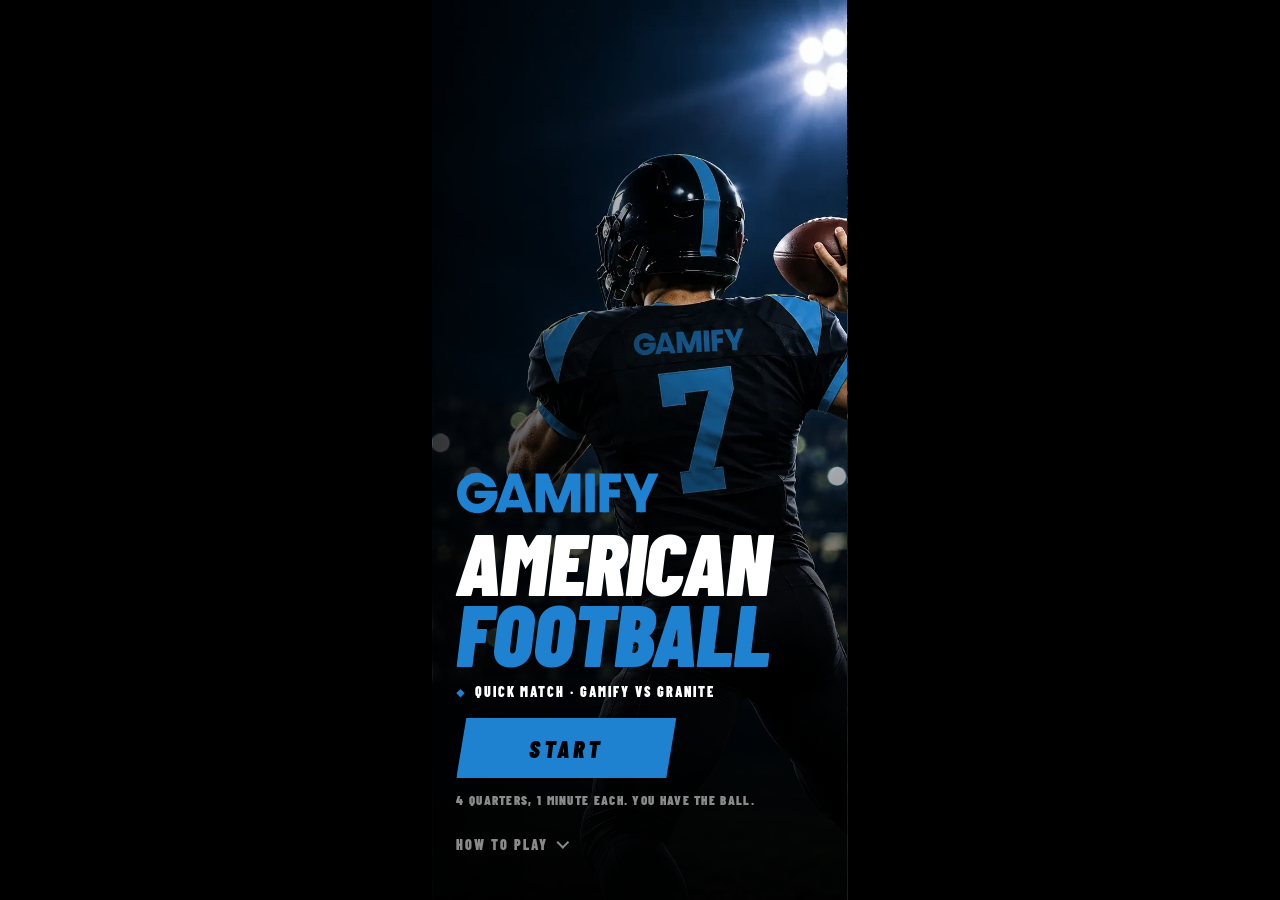
<file: american-football/index.html>
<!doctype html>
<html lang="en">
  <head>
    <meta charset="UTF-8" />
    <meta name="viewport" content="width=device-width, initial-scale=1, maximum-scale=1, user-scalable=no, viewport-fit=cover" />
    <meta name="robots" content="noindex, nofollow" />
    <meta name="apple-mobile-web-app-capable" content="yes" />
    <meta name="mobile-web-app-capable" content="yes" />
    <meta name="apple-mobile-web-app-status-bar-style" content="black" />
    <link rel="icon" href="data:," />
    <title>Gridiron</title>
    <script type="module" crossorigin src="./assets/index-CE41CpTb.js"></script>
    <link rel="stylesheet" crossorigin href="./assets/index-DpmKBcou.css">
  </head>
  <body>
    <div id="stage">
      <div id="game"></div>
      <div id="ui"></div>
    </div>
    <div id="rotate" role="alert">
      <div class="phone"></div>
      <div>Turn your phone upright to play</div>
    </div>
    <div id="fatal" hidden></div>
  </body>
</html>
</file>
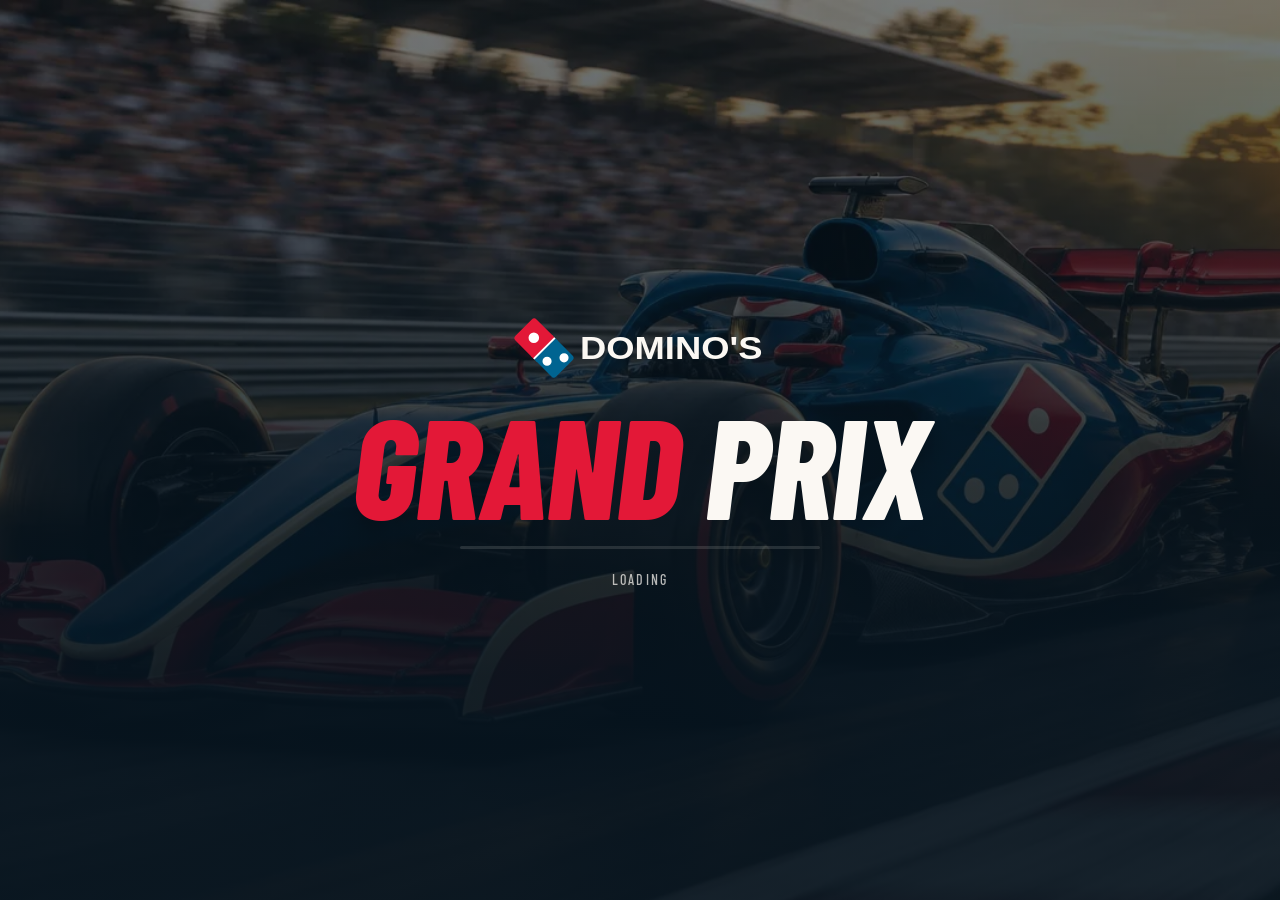
<file: dominos-racing/index.html>
<!doctype html>
<html lang="en" class="unskinned">
<head>
<meta charset="utf-8">
<meta name="viewport" content="width=device-width, initial-scale=1, viewport-fit=cover, user-scalable=no">
<!-- brand:head (written from js/brand.js by tools/build.mjs) -->
<meta name="theme-color" content="#0A2233">
<title>Domino's Grand Prix</title>
<meta name="description" content="Domino's GRAND PRIX: a time-attack F1 racing game on the fictional Domino's Raceway.">
<!-- /brand:head -->
<style>

:root{
  /* brand colours and fonts are set from js/brand.js by js/skin.js (--primary, --light, --accent, --dark, ... and their -rgb triplets) */
  --light-2:rgba(var(--light-rgb),.72); --panel:rgba(var(--panel-rgb),.72); --panel-2:rgba(var(--panel-rgb),.55);
  --purple:#B36BFF; --green:#3FD17A; --yellow:#F2C94C;
  --safe-b: env(safe-area-inset-bottom, 0px); --safe-t: env(safe-area-inset-top, 0px);
}
*{box-sizing:border-box;margin:0;padding:0}
html.unskinned body>*{visibility:hidden}
[hidden]{display:none!important}
html,body{height:100%;background:var(--bg);color:var(--light);overflow:hidden;font-family:var(--cond);-webkit-font-smoothing:antialiased;touch-action:none;user-select:none;-webkit-user-select:none;-webkit-tap-highlight-color:transparent}
canvas#gl{position:fixed;inset:0;width:100vw;height:100vh;display:block;background:var(--bg)}
button{font:inherit;color:inherit;background:none;border:0;cursor:pointer}
.hidden{display:none!important}
body.kiosk{cursor:none}

/* ---------- shared brand bits ---------- */
.wm{font-family:var(--display);font-weight:700;letter-spacing:.2em;text-transform:uppercase}
.wm img{display:block;height:3em;width:auto;max-width:100%;margin:0 auto}
.tleft .wm img{margin:0;height:3.2em}
.rl{height:3px;background:linear-gradient(90deg,var(--primary-hot),var(--primary-hot) 70%,transparent);border-radius:2px}
.kicker{font-weight:600;font-style:italic;letter-spacing:.28em;text-transform:uppercase;color:var(--accent);font-size:14px}
.game-title{font-weight:800;font-style:italic;line-height:.84;letter-spacing:-.01em;text-transform:uppercase}
.game-title .r{color:var(--primary-hot)}
.btn{position:relative;display:inline-flex;align-items:center;justify-content:space-between;gap:18px;min-width:250px;padding:14px 26px;font-weight:800;font-style:italic;font-size:22px;letter-spacing:.08em;text-transform:uppercase;color:var(--light);isolation:isolate;transition:transform .15s ease,color .15s}
.btn::before{content:"";position:absolute;inset:0;transform:skewX(-14deg);border:1.5px solid rgba(var(--light-rgb),.55);background:rgba(var(--panel-rgb),.35);z-index:-1;transition:background .15s,border-color .15s}
.btn.primary::before{background:var(--primary);border-color:var(--primary-hot);box-shadow:0 10px 30px rgba(var(--primary-rgb),.45)}
.btn:hover,.btn.focus{transform:translateX(6px)}
.btn:hover::before,.btn.focus::before{border-color:var(--accent)}
.btn.primary:hover::before,.btn.primary.focus::before{background:var(--primary-hot)}
.btn.primary{color:var(--on-primary)}.btn.primary:hover,.btn.primary.focus{color:var(--on-primary-hot)}
.btn kbd{font-family:var(--cond);font-weight:600;font-style:normal;font-size:12px;letter-spacing:.12em;opacity:.7;border:1px solid rgba(var(--light-rgb),.4);padding:2px 6px;border-radius:3px}
.chip{display:inline-block;padding:4px 10px;font-weight:700;font-style:italic;letter-spacing:.1em;font-size:13px;text-transform:uppercase;background:var(--panel);border-left:3px solid var(--primary-hot)}

.screen{position:fixed;inset:0;display:flex;opacity:0;pointer-events:none;transition:opacity .45s ease}
.screen.show{opacity:1;pointer-events:auto}

/* ---------- loader ---------- */
#loader{align-items:center;justify-content:center;flex-direction:column;background:radial-gradient(ellipse at 50% 40%,var(--glow) 0%,var(--bg) 70%);gap:22px;z-index:50}
#loader .game-title{font-size:clamp(64px,12vw,140px)}
#loader .wm{font-size:clamp(16px,2.2vw,24px)}
#loader .bar{width:min(360px,70vw);height:3px;background:rgba(var(--light-rgb),.12);overflow:hidden;border-radius:2px}
#loader .bar i{display:block;height:100%;width:0;background:var(--primary-hot);transition:width .25s}
#loader .small{font-size:14px;letter-spacing:.16em;text-transform:uppercase;color:var(--light-2)}
#loader .spin{display:none;width:240px;height:130px;margin:-8px 0 -10px;opacity:0;transition:opacity .8s}
#loader .spin.on{display:block}
#loader .spin.lit{opacity:1}
#loader .spin canvas{display:block;width:100%;height:100%}

/* ---------- age gate ---------- */
#gate,#denied{align-items:center;justify-content:center;z-index:40;background:radial-gradient(ellipse at 50% 30%,rgba(var(--glow-rgb),.55),rgba(var(--bg-rgb),.88));backdrop-filter:blur(6px);-webkit-backdrop-filter:blur(6px)}
.card{width:min(520px,calc(100vw - 32px));padding:34px 34px 26px;background:rgba(var(--panel-rgb),.86);border:1px solid rgba(var(--light-rgb),.14);border-top:3px solid var(--primary-hot);box-shadow:0 30px 80px rgba(0,0,0,.55);text-align:center}
.card .wm{font-size:22px}
.card .game-title{font-size:64px;margin:8px 0 4px}
.card h2{font-family:var(--display);font-weight:600;font-size:22px;margin:18px 0 6px;letter-spacing:.01em}
.card p{font-size:16px;color:var(--light-2);line-height:1.35}
.dob{display:flex;gap:10px;justify-content:center;margin:18px 0 12px}
.dob input,.card select{font:inherit;font-size:26px;font-weight:700;color:var(--light);background:rgba(var(--light-rgb),.06);border:1px solid rgba(var(--light-rgb),.25);border-radius:0;padding:10px 0;text-align:center;width:78px;outline:none}
.dob input.y{width:110px}
.dob input:focus,.card select:focus{border-color:var(--accent)}
.card select{font-size:17px;width:auto;padding:8px 12px;text-align:left}
.card select option{background:var(--dark)}
.yn{display:flex;gap:22px;justify-content:center;margin:22px 0 4px}
.yn .btn{min-width:150px;justify-content:center}
.btn:focus-visible{outline:none}.btn:focus-visible::before{border-color:var(--accent)}
.card .btn{margin:18px auto 0;justify-content:center}
.err{color:#ff8a80!important;min-height:20px;margin-top:10px}
.fine{font-size:12.5px!important;margin-top:16px;opacity:.75}
.fine a,#denied a{color:var(--accent)}

/* ---------- title ---------- */
#title{z-index:20;align-items:center;padding:0 7vw;background:linear-gradient(90deg,rgba(var(--bg-rgb),.82) 0%,rgba(var(--bg-rgb),.45) 36%,rgba(var(--bg-rgb),0) 62%)}
.tleft{display:flex;flex-direction:column;gap:14px;max-width:560px}
.tleft .wm{font-size:clamp(15px,1.6vw,20px)}
.tleft .game-title{font-size:clamp(84px,11vw,168px);text-shadow:0 8px 40px rgba(0,0,0,.45)}
.tleft .rl{width:78%}
.tleft .sub{margin-top:.25em}
.tleft .sub{font-size:clamp(15px,1.5vw,19px);font-weight:600;font-style:italic;letter-spacing:.22em;text-transform:uppercase;color:var(--accent)}
.menu{display:flex;flex-direction:column;gap:12px;margin-top:22px}
.settings{display:flex;flex-wrap:wrap;gap:8px;margin-top:18px}
.tog{font-weight:700;font-size:14px;letter-spacing:.1em;text-transform:uppercase;padding:7px 12px;background:var(--panel-2);border:1px solid rgba(var(--light-rgb),.18);color:var(--light-2)}
.tog b{color:var(--light);margin-left:6px}
.tog:hover{border-color:var(--accent)}
.tog-icon{display:inline-flex;align-items:center;justify-content:center;padding:7px 10px}
.targets{display:flex;gap:18px;margin-top:14px;font-size:15px;letter-spacing:.08em;text-transform:uppercase;color:var(--light-2)}
.targets span b{font-weight:800;font-style:italic;color:var(--light);font-size:18px;margin-left:6px}
.medal-dot{display:inline-block;width:10px;height:10px;border-radius:50%;margin-right:6px;vertical-align:1px}
.m-gold{background:#E5B858}.m-silver{background:#C8CDD3}.m-bronze{background:#B9784A}
#press{position:absolute;left:50%;bottom:calc(64px + var(--safe-b));transform:translateX(-50%);font-weight:800;font-style:italic;font-size:26px;letter-spacing:.3em;animation:blink 1.6s ease-in-out infinite;display:none}
/* pack shot: stands on the dark asphalt at bottom right, warm key light behind, reflection on the ground */
.product{position:absolute;right:max(6vw,28px);bottom:calc(52px + var(--safe-b));height:min(34vh,400px);margin:0;display:none;pointer-events:none;transition:opacity .5s}
.product.on{display:block}
.product img{display:block;height:100%;width:auto;filter:drop-shadow(0 26px 34px rgba(0,0,0,.6));-webkit-box-reflect:below 1px linear-gradient(transparent 76%,rgba(255,255,255,.2))}
.product::before{content:"";position:absolute;left:50%;top:6%;width:300%;height:92%;transform:translateX(-50%);background:radial-gradient(closest-side,rgba(var(--accent-rgb),.2),rgba(var(--accent-rgb),.06) 55%,rgba(var(--accent-rgb),0));z-index:-1}
.product::after{content:"";position:absolute;left:50%;bottom:-3%;width:150%;height:9%;transform:translateX(-50%);background:radial-gradient(closest-side,rgba(0,0,0,.7),rgba(0,0,0,0));z-index:-1}
#title.attract .product{opacity:0}
#title.attract{background:none}
#title.attract .tleft{opacity:0;pointer-events:none}
#title.attract #press{display:block}
#title .tleft{transition:opacity .5s}
.attract-brand{position:absolute;top:calc(28px + var(--safe-t));left:50%;transform:translateX(-50%);text-align:center;display:none}
#title.attract .attract-brand{display:block}
.attract-brand .wm{font-size:18px}
.attract-brand .game-title{font-size:54px}
@keyframes blink{0%,100%{opacity:1}50%{opacity:.25}}

/* ---------- modal panels ---------- */
.modal{z-index:30;align-items:center;justify-content:center;background:rgba(var(--bg-rgb),.6);backdrop-filter:blur(5px);-webkit-backdrop-filter:blur(5px)}
.panel{width:min(760px,calc(100vw - 32px));max-height:calc(100vh - 60px);overflow:auto;padding:30px 34px;background:rgba(var(--panel-rgb),.9);border:1px solid rgba(var(--light-rgb),.14);border-top:3px solid var(--primary-hot)}
.panel h3{font-weight:800;font-style:italic;font-size:40px;text-transform:uppercase;letter-spacing:.02em}
.panel .btn{margin-top:22px}
.how-grid{display:grid;grid-template-columns:repeat(3,1fr);gap:18px;margin-top:18px}
.how-grid>div{background:rgba(var(--light-rgb),.05);padding:16px;border-left:3px solid var(--accent)}
.how-grid h4{font-weight:800;font-style:italic;font-size:20px;text-transform:uppercase;letter-spacing:.06em;margin-bottom:6px}
.how-grid p{font-size:16px;color:var(--light-2);line-height:1.35}
.how-note{font-size:13px;color:var(--light-2);opacity:.7;margin:14px 0 0}
.keys{margin-top:8px;display:flex;gap:6px;flex-wrap:wrap}
.keys kbd{font-family:var(--cond);font-weight:700;font-size:13px;border:1px solid rgba(var(--light-rgb),.4);padding:3px 8px;border-radius:3px}
.tip{margin-top:18px;font-family:var(--display);font-size:18px;color:var(--accent)}
table.lb{width:100%;border-collapse:collapse;margin-top:14px;font-size:20px}
.lb-h{margin-top:12px;font-size:12px;font-weight:700;letter-spacing:.24em;text-transform:uppercase;color:var(--light-2)}
.lb-h + table.lb{margin-top:6px}
.res-qr{display:flex;align-items:center;gap:16px;margin-top:18px}
.res-qr .qr canvas{display:block;width:120px;height:120px;border-radius:6px}
.res-qr p{margin:0;font-size:18px;font-weight:700;letter-spacing:.06em;text-transform:uppercase;color:var(--light)}
#results table.lb td{padding:6px 10px}
#results table.lb{font-size:18px;margin-top:10px}
table.lb td{padding:8px 10px;border-bottom:1px solid rgba(var(--light-rgb),.08)}
table.lb td:first-child{width:48px;font-weight:800;font-style:italic;color:var(--accent)}
table.lb td.n{font-weight:800;letter-spacing:.18em}
table.lb td.t{text-align:right;font-weight:800;font-style:italic;font-variant-numeric:tabular-nums}
table.lb td.h{color:var(--light-2);font-size:14px;letter-spacing:.1em;text-transform:uppercase}
table.lb tr.me td{background:rgba(var(--primary-hot-rgb),.25)}
table.lb tr.me td:first-child{box-shadow:inset 3px 0 var(--primary-hot)}

/* ---------- HUD ---------- */
#hud{position:fixed;inset:0;pointer-events:none;z-index:10;opacity:0;transition:opacity .4s}
#hud.show{opacity:1}
.skew{position:relative;isolation:isolate}
.skew::before{content:"";position:absolute;inset:0;background:var(--panel);transform:skewX(-12deg);z-index:-1;border-left:4px solid var(--primary-hot)}
.hud-tl{position:absolute;top:calc(18px + var(--safe-t));left:26px;padding:10px 22px 12px 20px;min-width:238px}
.hud-tl .lbl{font-size:12px;letter-spacing:.24em;color:var(--light-2);text-transform:uppercase;font-weight:700}
.laptime{font-weight:800;font-style:italic;font-size:44px;line-height:1;font-variant-numeric:tabular-nums;letter-spacing:.01em}
.delta{font-weight:800;font-style:italic;font-size:22px;font-variant-numeric:tabular-nums;min-height:26px}
.delta.neg{color:var(--green)}.delta.pos{color:#ff6b61}
.sectors{display:flex;gap:6px;margin-top:6px}
.sectors span{flex:1;height:22px;display:flex;align-items:center;justify-content:center;font-size:13px;font-weight:800;font-style:italic;letter-spacing:.08em;background:rgba(var(--light-rgb),.08);color:var(--light-2)}
.sectors span.purple{background:var(--purple);color:#1a0d24}.sectors span.green{background:var(--green);color:#0b2414}.sectors span.yellow{background:var(--yellow);color:#2a2008}
.hud-tl .best{margin-top:6px;font-size:14px;letter-spacing:.14em;color:var(--light-2);text-transform:uppercase}
.hud-tl .best b{color:var(--accent);font-style:italic;letter-spacing:.04em;font-size:16px;margin-left:6px}
.hud-tc{position:absolute;top:calc(18px + var(--safe-t));left:50%;transform:translateX(-50%);text-align:center}
.hud-tc .wm{font-size:14px;opacity:.9}
.hud-tc .rl{width:120px;margin:5px auto 0;height:2px}
#hCall{margin-top:10px;font-weight:700;font-style:italic;font-size:17px;letter-spacing:.2em;text-transform:uppercase;color:var(--accent);opacity:0;transition:opacity .4s;white-space:nowrap}
#hCall.on{opacity:1}
#hMap{position:absolute;top:calc(16px + var(--safe-t));right:22px;width:240px;height:152px}
.hud-bc{position:absolute;bottom:calc(30px + var(--safe-b));left:50%;transform:translateX(-50%);display:flex;align-items:flex-end;gap:16px}
.leanbox{width:150px;text-align:center;padding-bottom:4px}
.leanbox svg{width:150px;height:84px;display:block}
.leanbox b{display:block;font-weight:800;font-style:italic;font-size:24px;line-height:1;font-variant-numeric:tabular-nums}
.leanbox small{font-size:11px;letter-spacing:.24em;color:var(--light-2);font-weight:700}
.speedo{padding:10px 24px 10px 28px;min-width:280px}
.revs{display:flex;gap:3px;height:12px;margin-bottom:6px}
.revs i{flex:1;background:rgba(var(--light-rgb),.12);transform:skewX(-12deg)}
.revs i.on{background:var(--light)}.revs i.on.g{background:var(--accent)}.revs i.on.r{background:var(--primary-hot);box-shadow:0 0 10px var(--primary-hot)}
.revs.flash i.on{background:#ff3b30!important;box-shadow:0 0 12px #ff3b30}
.spdrow{display:flex;align-items:flex-end;justify-content:space-between;gap:14px}
.spd b{font-weight:800;font-style:italic;font-size:70px;line-height:.86;font-variant-numeric:tabular-nums;display:inline-block;min-width:3ch;text-align:right}
.spd small{font-size:14px;letter-spacing:.2em;color:var(--light-2);font-weight:700;margin-left:6px}
.gear{width:54px;height:58px;display:flex;flex-direction:column;align-items:center;justify-content:center;background:var(--primary);color:var(--on-primary);transform:skewX(-12deg);border:1px solid var(--primary-hot)}
.gear b{font-weight:800;font-style:italic;font-size:40px;line-height:.9;transform:skewX(12deg)}
.gear small{font-size:10px;letter-spacing:.2em;transform:skewX(12deg);opacity:.8}
#hMsg{position:absolute;left:50%;top:34%;transform:translate(-50%,-50%);text-align:center;font-weight:800;font-style:italic;font-size:clamp(44px,7vw,92px);letter-spacing:.02em;text-transform:uppercase;text-shadow:0 6px 30px rgba(0,0,0,.5);opacity:0;transition:opacity .2s;white-space:nowrap}
#hMsg.on{opacity:1}
#hMsg small{display:block;font-size:.3em;letter-spacing:.3em;color:var(--accent)}
#hMsg.warn{color:#ffd166}
#hBrake{position:absolute;left:50%;top:52%;transform:translate(-50%,-50%);font-weight:800;font-style:italic;font-size:34px;letter-spacing:.2em;color:var(--on-primary-hot);background:var(--primary-hot);padding:4px 22px;opacity:0;transition:opacity .08s}
#hBrake.on{opacity:1;animation:blink .35s linear infinite}
.lights{position:absolute;top:24%;left:50%;transform:translateX(-50%);display:flex;gap:14px;padding:12px 18px;background:var(--panel);border-radius:40px;opacity:0;transition:opacity .3s}
.lights.on{opacity:1}
.lights i{width:30px;height:30px;border-radius:50%;background:#2a1a18;box-shadow:inset 0 2px 4px rgba(0,0,0,.6)}
.lights i.lit{background:radial-gradient(circle at 40% 35%,#ff8a7a,#e0140c 60%,#8a0a05);box-shadow:0 0 18px #ff2a1a}
#pauseBtn{position:absolute;top:calc(178px + var(--safe-t));right:22px;width:44px;height:44px;pointer-events:auto;background:var(--panel);border:1px solid rgba(var(--light-rgb),.2);display:flex;align-items:center;justify-content:center;gap:5px}
#pauseBtn i{width:4px;height:16px;background:var(--light)}
.touch{position:absolute;inset:auto 0 0 0;height:190px;pointer-events:none;display:none}
body.is-touch .touch{display:block}
.tbtn{position:absolute;pointer-events:auto;display:flex;align-items:center;justify-content:center;border-radius:50%;background:rgba(var(--panel-rgb),.45);border:2px solid rgba(var(--light-rgb),.35);backdrop-filter:blur(4px);-webkit-backdrop-filter:blur(4px);transition:background .08s,transform .08s}
.tbtn.on{background:rgba(var(--primary-hot-rgb),.7);transform:scale(.94);border-color:var(--light)}
.tbtn svg{width:40%;height:40%;fill:var(--light)}
#tL{left:calc(20px + env(safe-area-inset-left,0px));bottom:calc(26px + var(--safe-b));width:96px;height:96px}
#tR{left:calc(132px + env(safe-area-inset-left,0px));bottom:calc(26px + var(--safe-b));width:96px;height:96px}
#tG,#tB{font-weight:800;font-style:italic;letter-spacing:.1em;color:var(--light)}
#tG{right:calc(22px + env(safe-area-inset-right,0px));bottom:calc(26px + var(--safe-b));width:128px;height:128px;font-size:24px}
#tB{right:calc(164px + env(safe-area-inset-right,0px));bottom:calc(42px + var(--safe-b));width:96px;height:96px;font-size:18px}

/* ---------- results ---------- */
#results{z-index:25;align-items:center;justify-content:center;gap:28px;padding:24px;background:linear-gradient(90deg,rgba(var(--bg-rgb),.86),rgba(var(--bg-rgb),.55))}
.res-main{width:min(560px,calc(100vw - 32px))}
.res-main .kicker{font-size:15px}
.res-time{font-weight:800;font-style:italic;font-size:clamp(72px,9vw,120px);line-height:.9;font-variant-numeric:tabular-nums;margin:6px 0 10px}
.res-flags{display:flex;gap:10px;flex-wrap:wrap;min-height:30px}
.medal{display:inline-flex;align-items:center;gap:8px;padding:6px 14px;font-weight:800;font-style:italic;font-size:17px;letter-spacing:.12em;text-transform:uppercase;border:2px solid currentColor}
.medal.gold{color:#E5B858}.medal.silver{color:#C8CDD3}.medal.bronze{color:#B9784A}.medal.none{color:var(--light-2)}
.pb{color:var(--on-primary-hot);background:var(--primary-hot);padding:7px 14px;font-weight:800;font-style:italic;letter-spacing:.12em;font-size:16px;text-transform:uppercase}
.res-sectors{display:grid;grid-template-columns:repeat(3,1fr);gap:8px;margin-top:18px}
.res-sectors div{background:var(--panel-2);padding:10px 12px;border-top:3px solid rgba(var(--light-rgb),.2)}
.res-sectors div.purple{border-color:var(--purple)}.res-sectors div.green{border-color:var(--green)}.res-sectors div.yellow{border-color:var(--yellow)}
.res-sectors small,.res-stats small{display:block;font-size:12px;letter-spacing:.22em;color:var(--light-2);font-weight:700;text-transform:uppercase}
.res-sectors b,.res-stats b{font-weight:800;font-style:italic;font-size:26px;font-variant-numeric:tabular-nums}
.res-sectors em{font-style:normal;font-size:14px;margin-left:6px;font-weight:700}
.res-stats{display:grid;grid-template-columns:repeat(3,1fr);gap:8px;margin-top:8px}
.res-stats div{background:var(--panel-2);padding:10px 12px}
.res-btns{display:flex;gap:14px;flex-wrap:wrap;margin-top:24px}
.res-side{width:min(400px,calc(100vw - 32px))}
.initials{margin-top:4px;padding:12px 16px;background:rgba(var(--primary-hot-rgb),.18);border:1px solid var(--primary-hot)}
.initials p{font-size:15px;letter-spacing:.14em;text-transform:uppercase;font-weight:700}
.slots{display:flex;gap:12px;margin:8px 0;justify-content:center}
.slot{display:flex;flex-direction:column;align-items:center;gap:4px}
.slot button{width:56px;height:30px;background:rgba(var(--light-rgb),.1);font-size:16px}
.slot button:active{background:var(--primary-hot);color:var(--on-primary-hot)}
.slot b{width:56px;height:54px;display:flex;align-items:center;justify-content:center;font-size:46px;font-weight:800;font-style:italic;background:rgba(0,0,0,.35);border-bottom:3px solid rgba(var(--light-rgb),.3)}
.slot.cur b{border-color:var(--accent);color:var(--accent)}
.initials .btn{min-width:0;width:100%;justify-content:center;font-size:18px;padding:10px}

/* ---------- letterbox + legal ---------- */
.lbx{position:fixed;left:0;right:0;height:0;background:#000;z-index:15;transition:height .8s ease}
.lbx.t{top:0}.lbx.b{bottom:0}
body.cine .lbx{height:9vh}
#legal{position:fixed;left:50%;bottom:calc(6px + var(--safe-b));transform:translateX(-50%);z-index:60;font-size:11.5px;letter-spacing:.14em;text-transform:uppercase;color:rgba(var(--light-rgb),.78);white-space:nowrap;pointer-events:none;text-shadow:0 1px 3px rgba(0,0,0,.8)}
#legal b{color:var(--light)}
#fatal{position:fixed;inset:0;display:none;align-items:center;justify-content:center;text-align:center;padding:30px;z-index:100;background:var(--bg);font-size:20px}

/* ---------- portrait / small screens ---------- */
@media (max-aspect-ratio: 1/1){
  #title{align-items:flex-end;padding:0 22px calc(56px + var(--safe-b));background:linear-gradient(0deg,rgba(var(--bg-rgb),.92) 0%,rgba(var(--bg-rgb),.55) 55%,rgba(var(--bg-rgb),0) 80%)}
  .tleft .game-title{font-size:92px}
  .menu .btn{min-width:0;width:100%}
  .product{height:min(40vh,560px);bottom:calc(64px + var(--safe-b))}
  .how-grid{grid-template-columns:1fr}
  .hud-tl{left:12px;padding:8px 16px 10px 16px;min-width:0}
  .laptime{font-size:32px}
  .delta{font-size:18px;min-height:20px}
  #hMap{width:150px;height:95px;right:10px}
  #pauseBtn{top:calc(116px + var(--safe-t));right:12px}
  .hud-tc{display:none}
  .hud-bc{bottom:calc(200px + var(--safe-b));gap:8px}
  .leanbox{width:110px}.leanbox svg{width:110px;height:62px}
  #touch{--tb:min(84px,calc((100vw - 60px) / 4))}
  #tL,#tR,#tG,#tB{width:var(--tb);height:var(--tb);bottom:calc(26px + var(--safe-b))}
  #tL{left:calc(14px + env(safe-area-inset-left,0px))}#tR{left:calc(22px + var(--tb) + env(safe-area-inset-left,0px))}
  #tG{right:calc(14px + env(safe-area-inset-right,0px));font-size:18px}#tB{right:calc(22px + var(--tb) + env(safe-area-inset-right,0px));font-size:15px}
  .speedo{min-width:200px;padding:8px 16px 8px 20px}
  .spd b{font-size:52px}
  #results{flex-direction:column;justify-content:flex-start;overflow:auto;padding-top:40px}
  #legal{font-size:9.5px;letter-spacing:.06em;white-space:normal;width:calc(100vw - 24px);text-align:center;line-height:1.35}
}
@media (max-aspect-ratio: 1/1) and (max-width: 720px){
  .product{top:calc(14px + var(--safe-t));bottom:auto;right:14px;height:27vh}
}
@media (max-height: 520px){
  .hud-bc{bottom:calc(18px + var(--safe-b))}
  .tleft .game-title{font-size:78px}
  .menu{margin-top:8px}
  .btn{padding:10px 22px;font-size:18px}
  #hMap{width:180px;height:114px}
  #pauseBtn{top:calc(140px + var(--safe-t))}
}
body.is-touch.landscape .hud-bc{bottom:calc(24px + var(--safe-b))}
/* short screens: keep the logo, title and menu inside the viewport */
@media (max-height: 640px) and (min-height: 521px) and (min-aspect-ratio: 1/1){.tleft{gap:9px}.tleft .wm img{height:1.9em}.tleft .game-title{font-size:clamp(60px,9vw,92px)}.tleft .menu{margin-top:10px}.tleft .btn{padding:10px 24px;font-size:19px}}
@media (max-height: 520px){#loader{gap:14px}#loader .spin{width:170px;height:92px}}
@media (max-height: 520px){.tleft{gap:6px}.tleft .wm img{height:1.5em}.tleft .game-title{font-size:60px}.tleft .game-title br{display:none}.tleft .menu{gap:8px;margin-top:4px}.tleft .btn{padding:8px 20px;font-size:16px}.tleft .tog{padding:5px 9px;font-size:12px}}
</style>
</head>
<body>
<canvas id="gl"></canvas>
<div class="lbx t"></div><div class="lbx b"></div>

<section id="loader" class="screen show">
  <div class="wm"></div>
  <div class="game-title"></div>
  <div class="spin" id="loadSpin" aria-hidden="true"></div>
  <div class="bar"><i id="loadbar"></i></div>
  <div class="small" id="loadtxt">Loading</div>
</section>

<section id="gate" class="screen">
  <div class="card">
    <div class="wm"></div>
    <div class="rl" style="width:60%;margin:10px auto 0"></div>
    <div class="game-title"></div>
    <h2 data-b="gate.question"></h2>
    <div class="yn">
      <button class="btn primary" id="gateYes"><span data-b="gate.yes"></span></button>
      <button class="btn" id="gateNo"><span data-b="gate.no"></span></button>
    </div>
    <p class="fine" data-b="gate.note"></p>
  </div>
</section>

<section id="denied" class="screen">
  <div class="card">
    <div class="wm"></div>
    <h2 data-b="gate.deniedTitle"></h2>
    <p><span data-b="gate.deniedText"></span> <a id="deniedLink" href="#" target="_blank" rel="noopener"></a></p>
  </div>
</section>

<section id="title" class="screen">
  <div class="tleft">
    <div class="wm"></div>
    <div class="rl"></div>
    <div class="game-title" data-br></div>
    <div class="sub"><span data-b="circuit"></span> &middot; <span data-b="mode"></span></div>
    <div class="menu" id="menu">
      <button class="btn primary" id="btnRide"><span>Race</span><kbd>ENTER</kbd></button>
      <button class="btn" id="btnBoard"><span>Leaderboard</span></button>
      <button class="btn" id="btnHow"><span>How to drive</span></button>
    </div>
    <div class="settings">
      <button class="tog" id="togCam">Camera<b>Chase</b></button>
      <button class="tog" id="togAssist">Assist<b>Standard</b></button>
      <button class="tog" id="togSound">Sound<b>On</b></button>
      <button class="tog" id="togGfx">Graphics<b>Ultra</b></button>
      <button class="tog tog-icon" id="togFull" aria-label="Fullscreen" title="Fullscreen"><svg viewBox="0 0 16 16" width="15" height="15" fill="none" stroke="currentColor" stroke-width="1.8"><path d="M1.5 5.5v-4h4M10.5 1.5h4v4M14.5 10.5v4h-4M5.5 14.5h-4v-4"/></svg></button>
    </div>
    <div class="targets" id="targets"></div>
  </div>
  <figure class="product" id="product"><img id="productImg" alt="" decoding="async"></figure>
  <div class="attract-brand"><div class="wm"></div><div class="game-title"></div></div>
  <div id="press">Press start</div>
</section>

<section id="how" class="screen modal">
  <div class="panel">
    <div class="kicker">Driver briefing</div>
    <h3>How to drive</h3>
    <div class="how-grid">
      <div><h4>Steer</h4><p>Hold left or right to turn in. Let go and the car straightens up and runs wide of the corner.</p><div class="keys"><kbd>&larr;</kbd><kbd>&rarr;</kbd><kbd>A</kbd><kbd>D</kbd><kbd>Stick</kbd></div></div>
      <div><h4>Gas &amp; brake</h4><p>Hold forward or GAS to accelerate. Let go to roll off. Brake hard before the corner: braking mid-corner costs grip.</p><div class="keys"><kbd>&uarr;</kbd><kbd>W</kbd><kbd>RT</kbd> gas <kbd>&darr;</kbd><kbd>S</kbd><kbd>Space</kbd><kbd>LT</kbd> brake</div></div>
      <div><h4>Line</h4><p>Go wide on entry, clip the apex, then use every centimetre on the way out. Grass and gravel slow you down.</p><div class="keys"><kbd>C</kbd> camera <kbd>Esc</kbd> pause</div></div>
    </div>
    <p class="tip">Beat the gold ghost: brake at the boards, not in the corner.</p>
    <p class="how-note">We collect anonymous play stats (country, device, lap times) to improve the game.</p>
    <button class="btn primary" id="howClose"><span>Got it</span><kbd>ENTER</kbd></button>
  </div>
</section>

<section id="board" class="screen modal">
  <div class="panel">
    <div class="kicker" data-b="circuit"></div>
    <h3>Leaderboard</h3>
    <div class="lb-h"></div>
    <table class="lb" id="boardTable"></table>
    <button class="btn primary" id="boardClose"><span>Back</span><kbd>ESC</kbd></button>
  </div>
</section>

<section id="pause" class="screen modal">
  <div class="panel" style="width:min(420px,calc(100vw - 32px))">
    <h3>Paused</h3>
    <div class="menu">
      <button class="btn primary" id="pResume"><span>Resume</span><kbd>ESC</kbd></button>
      <button class="btn" id="pRestart"><span>Restart</span><kbd>R</kbd></button>
      <button class="btn" id="pQuit"><span>Quit to menu</span></button>
    </div>
  </div>
</section>

<section id="hud">
  <div class="hud-tl skew">
    <div class="lbl">Lap time</div>
    <div class="laptime" id="hTime">0:00.000</div>
    <div class="delta" id="hDelta"></div>
    <div class="sectors"><span id="hS0">S1</span><span id="hS1">S2</span><span id="hS2">S3</span></div>
    <div class="best">Best<b id="hBest">-:--.---</b></div>
  </div>
  <div class="hud-tc"><div class="wm"></div><div class="rl"></div><div id="hCall"></div></div>
  <canvas id="hMap" width="520" height="330"></canvas>
  <button id="pauseBtn" aria-label="Pause"><i></i><i></i></button>
  <div class="lights" id="hLights"><i></i><i></i><i></i><i></i><i></i></div>
  <div id="hMsg"></div>
  <div id="hBrake">BRAKE</div>
  <div class="hud-bc">
    <div class="leanbox">
      <svg viewBox="-80 -80 160 90" aria-hidden="true">
        <path d="M-66 0 A66 66 0 0 1 66 0" fill="none" style="stroke:rgba(var(--light-rgb),.18)" stroke-width="8"/>
        <path id="leanArc" d="M0 -66" fill="none" style="stroke:var(--primary-hot)" stroke-width="8"/>
        <g style="stroke:rgba(var(--light-rgb),.55)" stroke-width="2">
          <line x1="0" y1="-60" x2="0" y2="-74"/>
          <line x1="-57" y1="-33" x2="-66" y2="-38" /><line x1="57" y1="-33" x2="66" y2="-38"/>
          <line x1="-33" y1="-57" x2="-38" y2="-66"/><line x1="33" y1="-57" x2="38" y2="-66"/>
        </g>
        <g id="leanBike">
          <rect x="-7" y="-50" width="14" height="30" rx="5" style="fill:var(--light)"/>
          <rect x="-16" y="-54" width="32" height="6" rx="2" style="fill:var(--primary-hot)"/>
          <rect x="-15" y="-24" width="30" height="6" rx="2" style="fill:var(--primary-hot)"/>
          <rect x="-15" y="-48" width="6" height="10" rx="2" style="fill:var(--light)"/><rect x="9" y="-48" width="6" height="10" rx="2" style="fill:var(--light)"/>
          <rect x="-16" y="-34" width="7" height="12" rx="2" style="fill:var(--light)"/><rect x="9" y="-34" width="7" height="12" rx="2" style="fill:var(--light)"/>
        </g>
      </svg>
      <b id="hLean">0.0G</b><small>CORNERING</small>
    </div>
    <div class="speedo skew">
      <div class="revs" id="hRevs"></div>
      <div class="spdrow">
        <div class="spd"><b id="hSpeed">0</b><small>KM/H</small></div>
        <div class="gear"><b id="hGear">N</b><small>GEAR</small></div>
      </div>
    </div>
  </div>
  <div class="touch" id="touch">
    <button class="tbtn" id="tL" aria-label="Steer left"><svg viewBox="0 0 24 24"><path d="M15.5 3.5 7 12l8.5 8.5 2-2L11 12l6.5-6.5z"/></svg></button>
    <button class="tbtn" id="tR" aria-label="Steer right"><svg viewBox="0 0 24 24"><path d="M8.5 3.5 17 12l-8.5 8.5-2-2L13 12 6.5 5.5z"/></svg></button>
    <button class="tbtn" id="tB">BRAKE</button>
    <button class="tbtn" id="tG">GAS</button>
  </div>
</section>

<section id="results" class="screen">
  <div class="res-main">
    <div class="kicker">Lap complete &middot; <span data-b="circuit"></span></div>
    <div class="res-time" id="rTime">0:00.000</div>
    <div class="res-flags" id="rFlags"></div>
    <div class="res-sectors" id="rSectors"></div>
    <div class="res-stats" id="rStats"></div>
    <div class="res-btns">
      <button class="btn primary" id="rAgain"><span>Race again</span><kbd>ENTER</kbd></button>
      <button class="btn" id="rMenu"><span>Menu</span><kbd>ESC</kbd></button>
      <button class="btn" id="rShare"><span>Share lap</span></button>
    </div>
  </div>
  <div class="res-side">
    <div class="initials hidden" id="rInit">
      <p>New leaderboard time. Enter your initials.</p>
      <div class="slots" id="rSlots"></div>
      <button class="btn primary" id="rSave"><span>Save</span></button>
    </div>
    <div class="lb-h"></div>
    <table class="lb" id="rBoard"></table>
    <div class="res-qr" id="rQr" hidden><div class="qr"></div><p>Scan to play on your phone</p></div>
  </div>
</section>

<div id="legal"></div>
<div id="fatal"></div>

<script>
  window.__boot = setTimeout(function () {
    var f = document.getElementById('fatal');
    document.documentElement.classList.remove('unskinned');
    if (!window.__ready) { f.style.display = 'flex'; f.dataset.watchdog = '1'; f.textContent = 'This game needs a modern browser with WebGL 2. Please try the latest Chrome, Safari or Edge.'; }
  }, 45000);
  window.addEventListener('error', function (e) { console.error(e.error || e.message); });
</script>
<script type="module" src="js/skin.js"></script>
<script type="importmap">
{ "imports": {
  "three": "./vendor/three/build/three.module.min.js",
  "three/addons/": "./vendor/three/addons/"
} }
</script>
<script type="module" src="js/main.js"></script>
</body>
</html>
</file>
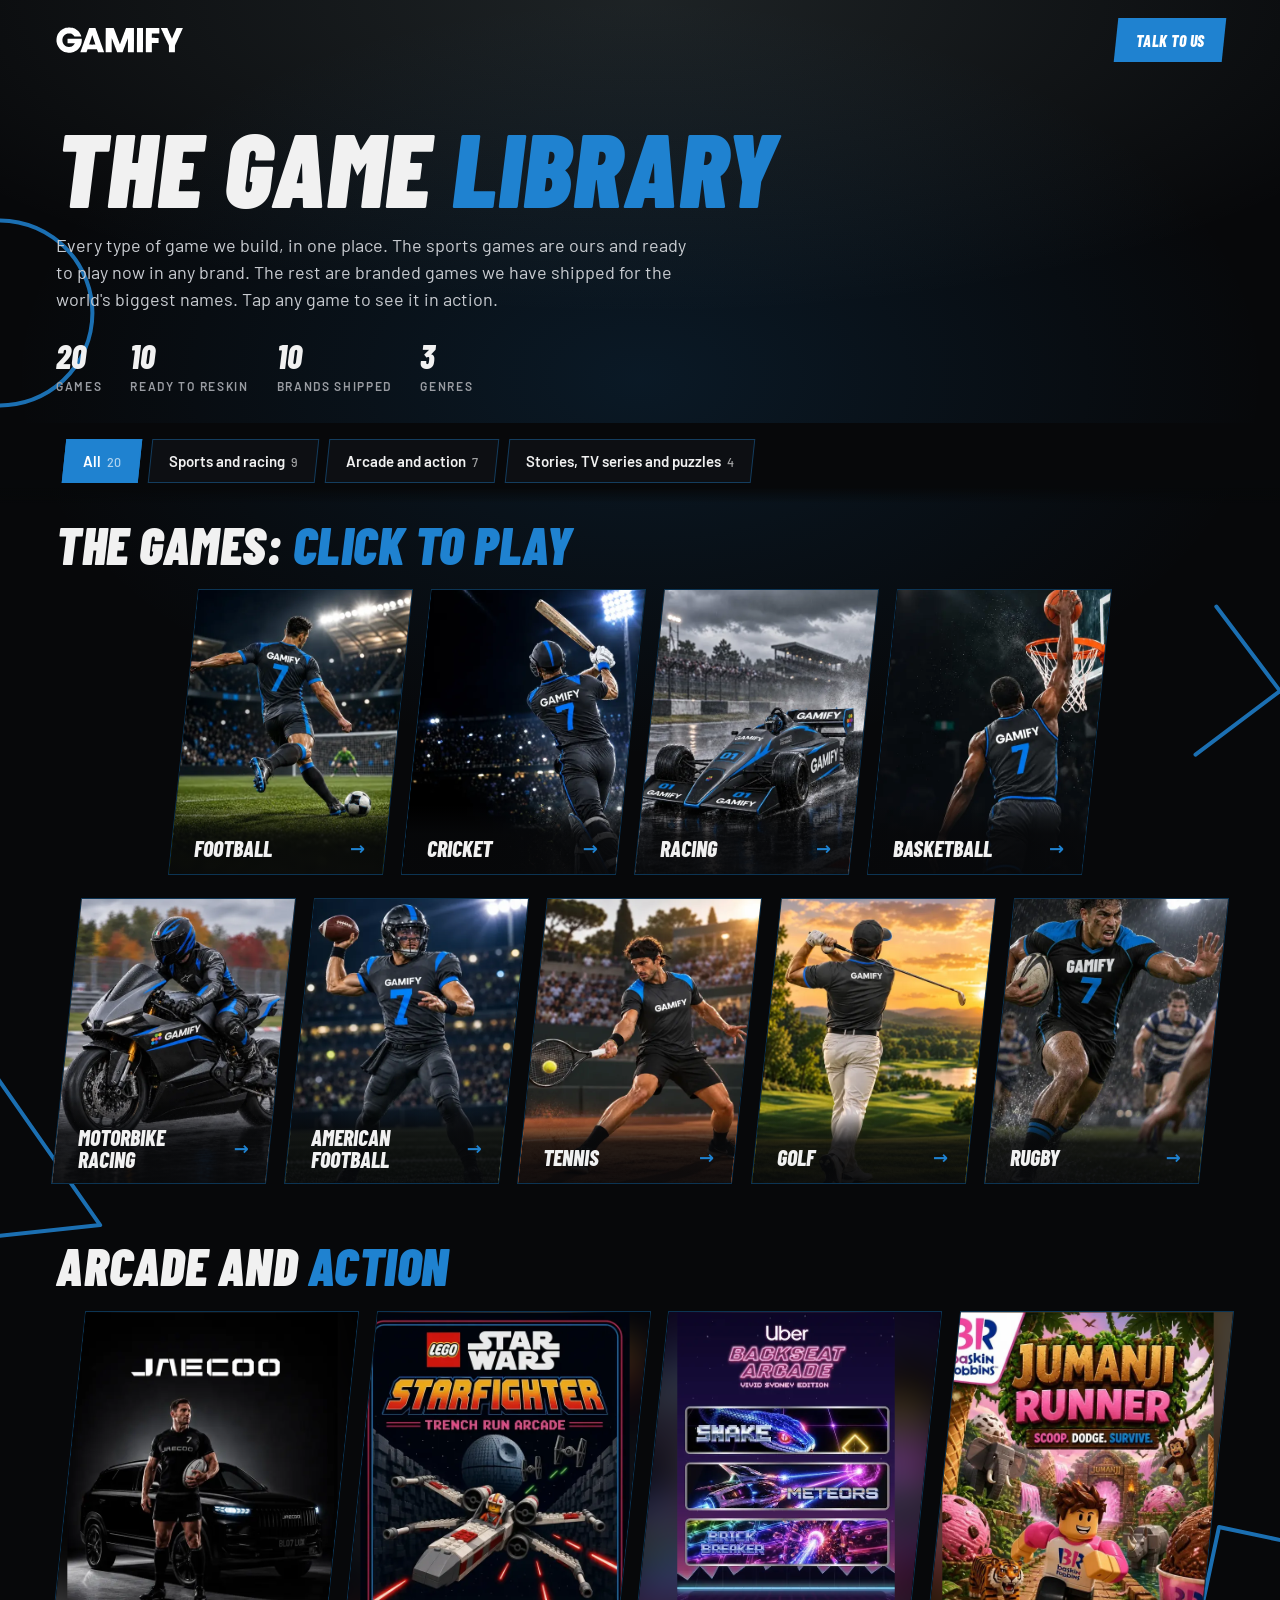
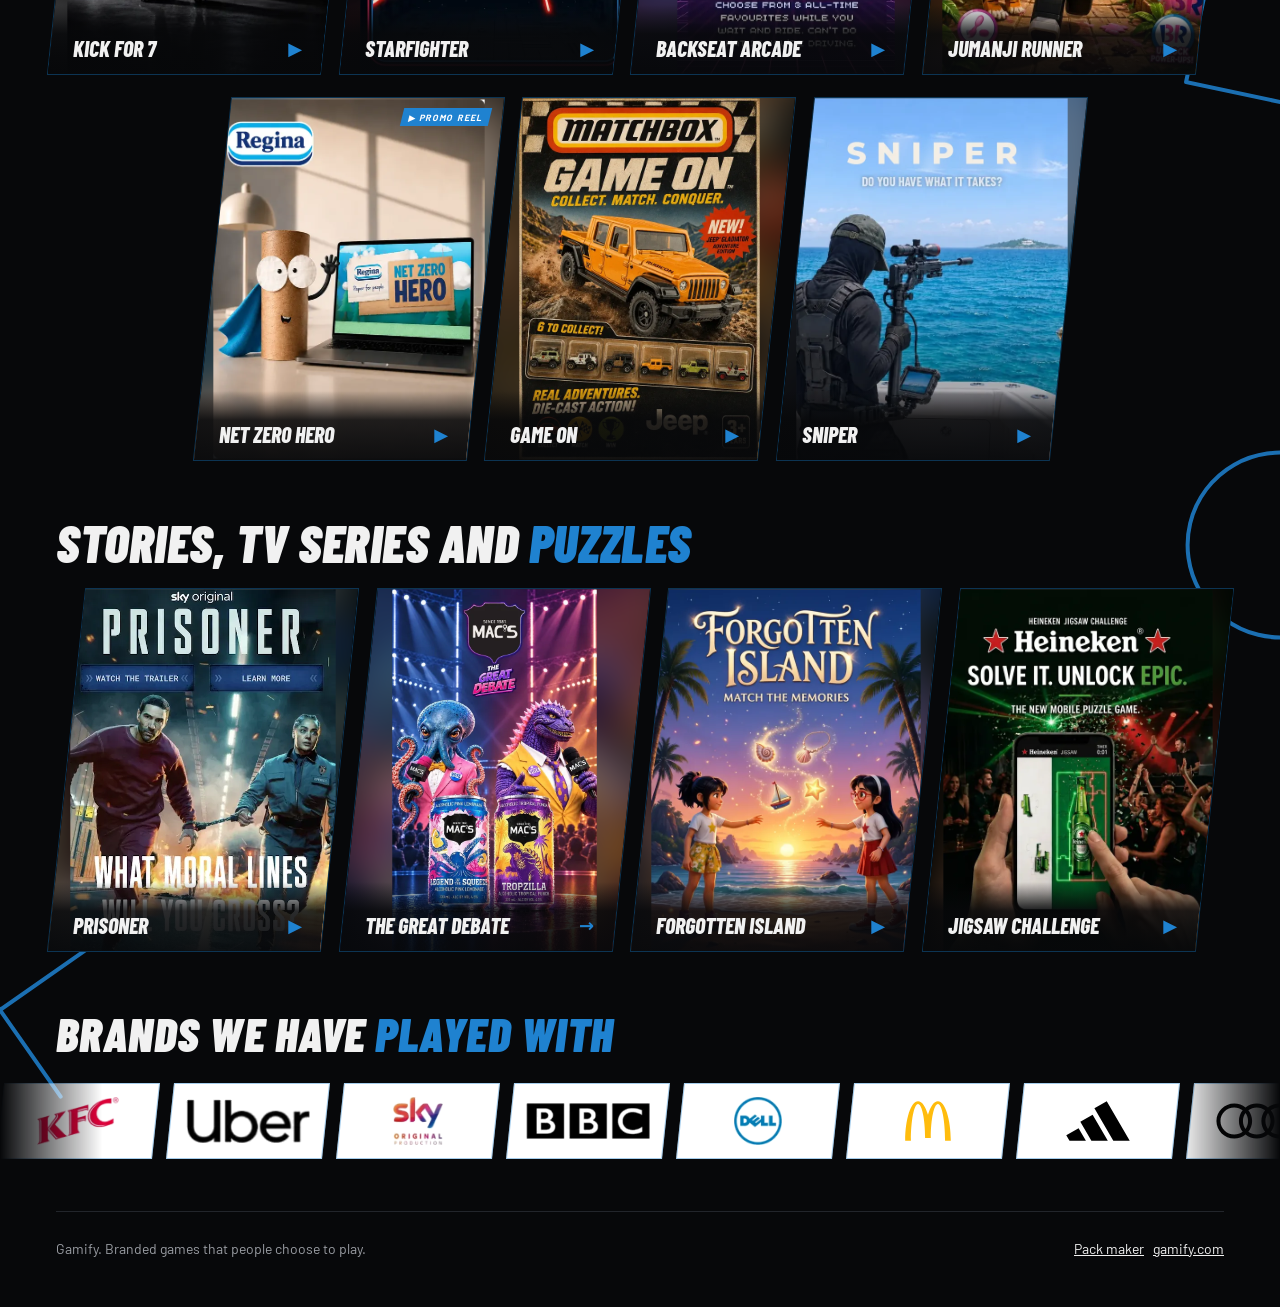
<file: library/index.html>
<!doctype html>
<html lang="en">
<head>
<meta charset="utf-8">
<meta name="viewport" content="width=device-width, initial-scale=1, viewport-fit=cover">
<meta name="robots" content="noindex">
<title>Gamify Game Library</title>
<meta name="description" content="Every game Gamify has built, by genre. Sports games ready to reskin in your brand, plus branded games made for Sky, LEGO Star Wars, Heineken, Uber and more.">
<link rel="preconnect" href="https://fonts.googleapis.com">
<link rel="preconnect" href="https://fonts.gstatic.com" crossorigin>
<link href="https://fonts.googleapis.com/css2?family=Barlow:wght@400;500;600&family=Barlow+Condensed:ital,wght@1,700;1,800;1,900&display=swap" rel="stylesheet">
<style>
/* Look matched to gamify.com/games: near black, blue glows, slanted square tiles, outline controller shapes. */
:root{--bg:#07080A;--panel:#0E1014;--line:rgba(31,130,208,.4);--line-soft:#22252B;--text:#F1F1F1;--muted:#9A9DA3;--accent:#1F82D0;--accent-ink:#FFFFFF;--skew:-6deg;--unskew:6deg}
*{box-sizing:border-box}
html{scroll-behavior:smooth;background:var(--bg)}
body{margin:0;background:var(--bg);color:var(--text);font:16px/1.5 Barlow,system-ui,sans-serif;-webkit-font-smoothing:antialiased}
a{color:inherit}
.page{position:relative;overflow-x:clip;isolation:isolate}
.page::before{content:"";position:absolute;inset:0 0 auto 0;height:900px;z-index:-1;pointer-events:none;
  background:radial-gradient(65% 35% at 50% 0%,rgba(192,229,235,.12),transparent),radial-gradient(70% 60% at 50% 42%,rgba(31,130,208,.14),transparent 70%)}
.shapes{position:absolute;inset:0;z-index:-1;pointer-events:none}
.shapes span{position:absolute;width:220px;height:220px;opacity:.85}
.shapes svg{width:100%;height:100%;display:block;overflow:visible}
.shapes svg *{fill:none;stroke:#1F82D0;stroke-width:4;stroke-linecap:round;stroke-linejoin:round;vector-effect:non-scaling-stroke}
.shapes .l{left:-110px}.shapes .r{right:-110px}
@media (max-width:640px){.shapes span{width:132px;height:132px}.shapes .l{left:-92px}.shapes .r{right:-92px}}
.wrap{max-width:1200px;margin:0 auto;padding:0 16px}
.display{font-family:'Barlow Condensed',sans-serif;font-style:italic;font-weight:900;text-transform:uppercase;letter-spacing:.01em;line-height:.9;margin:0}
.slant{display:inline-flex;align-items:center;justify-content:center;transform:skewX(var(--skew));border-radius:0}
.slant>span{display:inline-block;transform:skewX(var(--unskew))}
header.top{display:flex;align-items:center;justify-content:space-between;padding:18px 0}
header.top img{height:26px;display:block}
header.top a.cta{font:800 italic 16px 'Barlow Condensed',sans-serif;text-transform:uppercase;letter-spacing:.02em;text-decoration:none;padding:10px 20px;min-height:44px;background:var(--accent);color:var(--accent-ink)}
.hero{padding:40px 0 28px}
.hero h1{font-size:clamp(48px,9vw,104px)}
.hero h1 span{color:var(--accent)}
.hero p{max-width:640px;color:#C9CCD1;font-size:18px;margin:18px 0 0}
.stats{display:flex;gap:28px;flex-wrap:wrap;margin-top:26px}
.stats div{font-size:12px;color:var(--muted);text-transform:uppercase;letter-spacing:.14em;font-weight:600}
.stats b{display:block;font-family:'Barlow Condensed',sans-serif;font-style:italic;font-weight:800;font-size:34px;color:var(--text);line-height:1;letter-spacing:0;margin-bottom:4px}
nav.tabs{position:sticky;top:0;z-index:5;background:linear-gradient(var(--bg) 80%,rgba(7,8,10,0));padding:14px 0 18px}
nav.tabs .row{display:flex;gap:10px;overflow-x:auto;scrollbar-width:none;padding:2px 8px}
nav.tabs .row::-webkit-scrollbar{display:none}
nav.tabs button{flex:0 0 auto;font:600 15px Barlow,sans-serif;color:var(--text);background:rgba(14,16,20,.9);border:1px solid var(--line);padding:10px 18px;min-height:44px;cursor:pointer;transition:border-color .2s,background .2s}
nav.tabs button:hover{border-color:var(--accent)}
nav.tabs button[aria-pressed="true"]{background:var(--accent);border-color:var(--accent);color:var(--accent-ink)}
nav.tabs button small{opacity:.65;margin-left:6px;font-weight:500}
nav.tabs button:focus-visible{outline:3px solid #fff;outline-offset:2px}
section.genre{padding:18px 0 40px}
section.genre h2{font-size:clamp(34px,5vw,52px);margin-bottom:22px}
section.genre h2 span{color:var(--accent)}
section.genre .lede{color:var(--muted);margin:0 0 22px;max-width:720px}
.grid{display:grid;grid-template-columns:repeat(4,minmax(0,1fr));gap:22px 18px;padding:0 10px}
@media (min-width:901px){#g-sports .grid{grid-template-columns:repeat(10,minmax(0,1fr))}#g-sports .grid>.card{grid-column:span 2}#g-sports .grid>.card:first-child{grid-column:2 / span 2}}
@media (max-width:900px){.grid{grid-template-columns:repeat(3,minmax(0,1fr))}}
@media (max-width:640px){.grid{grid-template-columns:repeat(2,minmax(0,1fr));gap:14px 12px;padding:0 6px}}
.card{position:relative;display:block;width:100%;padding:0;text-align:left;border:1px solid var(--line);border-radius:0;background:#000;color:var(--text);cursor:pointer;font:inherit;text-decoration:none;overflow:hidden;transform:skewX(var(--skew));transition:border-color .2s,transform .2s}
.card:hover{border-color:var(--accent);transform:skewX(var(--skew)) translateY(-4px)}
.card:focus-visible{outline:3px solid var(--accent);outline-offset:3px}
.card .media{position:relative;aspect-ratio:3/4;overflow:hidden;background:#000;transform:skewX(var(--unskew)) scale(1.16)}
.card .media .bg{position:absolute;inset:-20px;background-size:cover;background-position:center;filter:blur(18px) brightness(.55)}
.card .media img{position:absolute;inset:0;width:100%;height:100%;object-fit:contain;transform:scale(var(--fit,1))}
.card .media video{position:absolute;inset:0;width:100%;height:100%;object-fit:cover}
.card .media.vz video,.card .media.vz video.tall{object-fit:contain;transform:scale(var(--vz))}
.card .media video{opacity:0;transition:opacity .25s;background:#000}
.card .media video.tall{object-fit:cover}
.card.playing .media video{opacity:1}
.card .chip{position:absolute;top:12px;left:18px;z-index:2;display:flex;align-items:center;gap:7px;padding:5px 9px;background:rgba(7,8,10,.72);border:1px solid rgba(255,255,255,.08);font:600 9px Barlow,sans-serif;letter-spacing:.2em;text-transform:uppercase;color:#E4E6EA;transform:skewX(var(--unskew));max-width:calc(100% - 36px);white-space:nowrap;overflow:hidden;text-overflow:ellipsis}
.card .chip i{width:6px;height:6px;border-radius:50%;background:#8A8A8A;flex:0 0 auto}
.card .chip.ready i{background:var(--accent)}
.card .body{position:absolute;left:0;right:0;bottom:0;z-index:2;padding:30px 20px 12px 22px;background:linear-gradient(rgba(7,8,10,0),rgba(7,8,10,.86) 42%,rgba(7,8,10,.94))}
.card .body>*{transform:skewX(var(--unskew))}
.card .row{display:flex;align-items:center;justify-content:space-between;gap:10px}
.card h3{font-family:'Barlow Condensed',sans-serif;font-style:italic;font-weight:800;font-size:22px;line-height:1.02;text-transform:uppercase;margin:0;min-width:0}
.card .row b{color:var(--accent);font-size:18px;flex:0 0 auto}
.card .tag{color:#B9BCC2;font-size:13px;font-weight:500;margin-top:3px;line-height:1.3}
.card .desc{display:none}
@media (max-width:640px){.card h3{font-size:17px}.card .body{padding:24px 12px 9px 14px}.card .tag{font-size:11.5px}.card .chip{top:8px;left:12px;font-size:8px;letter-spacing:.14em;padding:4px 7px;max-width:calc(100% - 24px)}}
.band{margin:14px 0 44px;border-radius:0;padding:28px 32px;background:linear-gradient(120deg,#0E3A63,#1F82D0);display:grid;grid-template-columns:1fr auto;gap:20px;align-items:center;border:1px solid rgba(31,130,208,.6)}
.band h2{font-size:clamp(32px,4.5vw,48px)}
.band p{margin:8px 0 0;max-width:620px;color:#DCEBFA}
.band a{white-space:nowrap;text-decoration:none;font:800 italic 18px 'Barlow Condensed',sans-serif;text-transform:uppercase;letter-spacing:.02em;background:#fff;color:#07080A;padding:14px 22px;min-height:48px}
@media (max-width:640px){.band{grid-template-columns:1fr;padding:22px}.band a{justify-self:start}}
footer{border-top:1px solid var(--line-soft);padding:26px 0 48px;color:var(--muted);font-size:14px;display:flex;justify-content:space-between;gap:12px;flex-wrap:wrap}
footer a{color:var(--text)}
dialog{border:0;padding:0;background:transparent;color:var(--text);max-width:min(1000px,calc(100vw - 24px));width:100%}
dialog::backdrop{background:rgba(3,4,6,.86)}
.modal{background:var(--panel);border:1px solid var(--line);border-radius:0;overflow:hidden}
.modal .stage{position:relative;background:#000;aspect-ratio:16/9;display:grid;place-items:center;overflow:hidden}
.modal .stage video{width:100%;height:100%;object-fit:contain;background:#000}
.modal .stage .shots{position:absolute;inset:0;display:flex;gap:2%;justify-content:center;align-items:center;padding:3%}
.modal .stage .shots figure{margin:0;height:100%;display:flex;flex-direction:column;align-items:center;gap:6px}
.modal .stage .shots img{height:calc(100% - 22px);aspect-ratio:3/4;object-fit:cover;border-radius:0;border:1px solid var(--line)}
.modal .stage .shots figcaption{font-size:12px;color:var(--muted);letter-spacing:.06em;text-transform:uppercase}
.modal .info{padding:18px 20px 22px;display:grid;grid-template-columns:1fr auto;gap:16px;align-items:end}
.modal h3{font-size:clamp(30px,4vw,44px)}
.modal .info p{margin:8px 0 0;color:#C9CCD1}
.modal .actions{display:flex;gap:12px;flex-wrap:wrap;justify-content:flex-end;padding-right:6px}
.modal .actions a{text-decoration:none;font:800 italic 16px 'Barlow Condensed',sans-serif;text-transform:uppercase;letter-spacing:.02em;padding:12px 18px;border:1px solid var(--line);min-height:44px;display:inline-flex;align-items:center;transform:skewX(var(--skew))}
.modal .actions a.primary{background:var(--accent);border-color:var(--accent);color:var(--accent-ink)}
.modal .close{position:absolute;top:10px;right:10px;width:44px;height:44px;border-radius:0;border:1px solid var(--line);background:rgba(0,0,0,.6);color:#fff;font-size:22px;cursor:pointer;z-index:2}
@media (max-width:640px){.modal .info{grid-template-columns:1fr}.modal .actions{justify-content:flex-start}.modal .stage{aspect-ratio:4/5}}
@media (prefers-reduced-motion: reduce){html{scroll-behavior:auto}.card,.card .media video,nav.tabs button{transition:none}.card:hover{transform:skewX(var(--skew))}}

.clients{padding:20px 0 46px}
.clients h2{font-size:clamp(30px,4.6vw,48px);margin-bottom:22px}
.clients h2 span{color:var(--accent)}
.clients .lede{color:var(--muted);margin:0 0 22px}
.marquee{overflow:hidden;padding:6px 0;-webkit-mask-image:linear-gradient(90deg,transparent,#000 8%,#000 92%,transparent);mask-image:linear-gradient(90deg,transparent,#000 8%,#000 92%,transparent)}
.marquee .track{display:flex;width:max-content;animation:logos 60s linear infinite}
.marquee:hover .track{animation-play-state:paused}
.clients .set{display:flex;gap:14px;margin:0;padding:0 14px 0 0;list-style:none}
.clients .logo{flex:0 0 auto;width:156px;height:76px;background:#fff;border:1px solid rgba(31,130,208,.4);transform:skewX(var(--skew));display:grid;place-items:center}
.clients .logo span{transform:skewX(var(--unskew));display:grid;place-items:center;width:124px;height:52px}
.clients .logo img{max-width:124px;max-height:48px;width:auto;height:auto;display:block}
.clients .logo img.mark{width:auto;height:40px;max-width:110px}
.clients .logo img.mark.wide{height:auto;width:104px;max-height:48px}
@keyframes logos{to{transform:translateX(-50%)}}
@media (max-width:640px){.clients .logo{width:120px;height:62px}.clients .logo span{width:96px;height:42px}.clients .logo img{max-width:96px;max-height:38px}.clients .logo img.mark{height:32px;max-width:88px}.clients .logo img.mark.wide{width:84px;height:auto;max-height:38px}}
@media (prefers-reduced-motion: reduce){.marquee{-webkit-mask-image:none;mask-image:none}.marquee .track{animation:none;width:auto;flex-wrap:wrap}.clients .set{flex-wrap:wrap;justify-content:center;padding:0 16px;gap:12px}.clients .set[aria-hidden]{display:none}}

/* embed mode: shown inside gamify.com/games */
html.embed .shapes,html.embed header.top,html.embed section.hero,html.embed footer{display:none}
html.embed,html.embed body{background:transparent}
@media (min-width:901px){#g-arcade .grid{grid-template-columns:repeat(8,minmax(0,1fr))}#g-arcade .grid>.card{grid-column:span 2}#g-arcade .grid>.card:nth-child(5){grid-column:2 / span 2}}
html.embed nav.tabs{display:none}
.card .orient{position:absolute;top:10px;right:12px;z-index:3;font-weight:700;font-size:9px;line-height:1;letter-spacing:.12em;text-transform:uppercase;color:#fff;background:var(--accent);padding:5px 7px 4px;transform:skewX(-8deg)}

html.embed dialog[open]{position:absolute;top:var(--vt,0px);margin:12px auto;max-height:calc(var(--vh,100vh) - 24px);overflow:auto}
</style>
</head>
<body>
<script>
(function(){
  var q=new URLSearchParams(location.search), embed=q.has('embed')||window.self!==window.top;
  if(!embed) return;
  document.documentElement.classList.add('embed');
  window.LIB_EMBED=true;
  function post(m){try{parent.postMessage(Object.assign({src:'gamify-library'},m),'*')}catch(_){}}
  function size(){var p=document.querySelector('.page');post({type:'height',h:Math.ceil(p?p.getBoundingClientRect().height:document.body.scrollHeight)})}
  addEventListener('load',size);
  addEventListener('DOMContentLoaded',function(){var p=document.querySelector('.page');if(p)new ResizeObserver(size).observe(p);size();});
  addEventListener('message',function(e){var d=e.data||{};if(d.src!=='gamify-games-host')return;
    if(d.type==='view'){document.documentElement.style.setProperty('--vt',Math.max(0,d.top)+'px');document.documentElement.style.setProperty('--vh',d.vh+'px');}});
  document.addEventListener('click',function(e){var a=e.target.closest('a[href]');if(!a)return;
    if(!a.target||a.target==='_self') a.target='_top';},true);
  window.libScrollTo=function(y){post({type:'scroll',y:y})};
})();
</script>
<div class="page">
<div class="shapes" aria-hidden="true"><span class="l" style="top:7%;transform:rotate(-10deg)"><svg viewBox="0 0 100 100" aria-hidden="true" focusable="false"><circle cx="50" cy="50" r="42"/></svg></span><span class="r" style="top:20%;transform:rotate(8deg)"><svg viewBox="0 0 100 100" aria-hidden="true" focusable="false"><line x1="16" y1="16" x2="84" y2="84"/><line x1="84" y1="16" x2="16" y2="84"/></svg></span><span class="l" style="top:36%;transform:rotate(-6deg)"><svg viewBox="0 0 100 100" aria-hidden="true" focusable="false"><polygon points="50,10 92,86 8,86"/></svg></span><span class="r" style="top:52%;transform:rotate(12deg)"><svg viewBox="0 0 100 100" aria-hidden="true" focusable="false"><rect x="14" y="14" width="72" height="72"/></svg></span><span class="r" style="top:70%;transform:rotate(-8deg)"><svg viewBox="0 0 100 100" aria-hidden="true" focusable="false"><circle cx="50" cy="50" r="42"/></svg></span><span class="l" style="top:86%;transform:rotate(10deg)"><svg viewBox="0 0 100 100" aria-hidden="true" focusable="false"><line x1="16" y1="16" x2="84" y2="84"/><line x1="84" y1="16" x2="16" y2="84"/></svg></span></div>
<div class="wrap">
  <header class="top">
    <img src="../football/brand/gamify/gamify-wordmark.svg" alt="Gamify">
    <a class="cta slant" href="https://www.gamify.com/contact"><span>Talk to us</span></a>
  </header>
  <section class="hero">
    <h1 class="display">The game <span>library</span></h1>
    <p>Every type of game we build, in one place. The sports games are ours and ready to play now in any brand. The rest are branded games we have shipped for the world's biggest names. Tap any game to see it in action.</p>
    <div class="stats" id="stats"></div>
  </section>
</div>
<nav class="tabs" aria-label="Game types"><div class="wrap"><div class="row" id="tabs"></div></div></nav>
<main class="wrap" id="main"></main>
<section class="clients" aria-labelledby="clients-h">
  <div class="wrap"><h2 class="display" id="clients-h">Brands we have <span>played with</span></h2></div>
  <div class="marquee"><div class="track"><ul class="set"><li class="logo"><span><img src="logos/kfc.png" alt="KFC" loading="eager" decoding="async" class=""></span></li><li class="logo"><span><img src="logos/uber.png" alt="Uber" loading="eager" decoding="async" class=""></span></li><li class="logo"><span><img src="logos/sky.png" alt="Sky" loading="eager" decoding="async" class=""></span></li><li class="logo"><span><img src="logos/bbc.png" alt="BBC" loading="eager" decoding="async" class=""></span></li><li class="logo"><span><img src="logos/dell.png" alt="Dell" loading="eager" decoding="async" class=""></span></li><li class="logo"><span><img src="logos/mcdonalds.svg" alt="McDonald's" loading="eager" decoding="async" class="mark"></span></li><li class="logo"><span><img src="logos/adidas.svg" alt="adidas" loading="eager" decoding="async" class="mark"></span></li><li class="logo"><span><img src="logos/audi.svg" alt="Audi" loading="eager" decoding="async" class="mark wide"></span></li><li class="logo"><span><img src="logos/shell.svg" alt="Shell" loading="eager" decoding="async" class="mark"></span></li><li class="logo"><span><img src="logos/tommy-hilfiger.png" alt="Tommy Hilfiger" loading="eager" decoding="async" class=""></span></li><li class="logo"><span><img src="logos/nissan.png" alt="Nissan" loading="eager" decoding="async" class=""></span></li><li class="logo"><span><img src="logos/wendys.png" alt="Wendy's" loading="eager" decoding="async" class=""></span></li><li class="logo"><span><img src="logos/jaecoo.png" alt="Jaecoo" loading="eager" decoding="async" class=""></span></li><li class="logo"><span><img src="logos/banana-boat.png" alt="Banana Boat" loading="eager" decoding="async" class=""></span></li><li class="logo"><span><img src="logos/resmed.png" alt="ResMed" loading="eager" decoding="async" class=""></span></li><li class="logo"><span><img src="logos/regina.png" alt="Regina" loading="eager" decoding="async" class=""></span></li><li class="logo"><span><img src="logos/pita-pit.png" alt="Pita Pit" loading="eager" decoding="async" class=""></span></li><li class="logo"><span><img src="logos/redballoon.png" alt="RedBalloon" loading="eager" decoding="async" class=""></span></li><li class="logo"><span><img src="logos/v-energy.png" alt="V Energy" loading="eager" decoding="async" class=""></span></li><li class="logo"><span><img src="logos/donut-papi.png" alt="Donut Papi" loading="eager" decoding="async" class=""></span></li></ul><ul class="set" aria-hidden="true"><li class="logo"><span><img src="logos/kfc.png" alt="" loading="eager" decoding="async" class=""></span></li><li class="logo"><span><img src="logos/uber.png" alt="" loading="eager" decoding="async" class=""></span></li><li class="logo"><span><img src="logos/sky.png" alt="" loading="eager" decoding="async" class=""></span></li><li class="logo"><span><img src="logos/bbc.png" alt="" loading="eager" decoding="async" class=""></span></li><li class="logo"><span><img src="logos/dell.png" alt="" loading="eager" decoding="async" class=""></span></li><li class="logo"><span><img src="logos/mcdonalds.svg" alt="" loading="eager" decoding="async" class="mark"></span></li><li class="logo"><span><img src="logos/adidas.svg" alt="" loading="eager" decoding="async" class="mark"></span></li><li class="logo"><span><img src="logos/audi.svg" alt="" loading="eager" decoding="async" class="mark wide"></span></li><li class="logo"><span><img src="logos/shell.svg" alt="" loading="eager" decoding="async" class="mark"></span></li><li class="logo"><span><img src="logos/tommy-hilfiger.png" alt="" loading="eager" decoding="async" class=""></span></li><li class="logo"><span><img src="logos/nissan.png" alt="" loading="eager" decoding="async" class=""></span></li><li class="logo"><span><img src="logos/wendys.png" alt="" loading="eager" decoding="async" class=""></span></li><li class="logo"><span><img src="logos/jaecoo.png" alt="" loading="eager" decoding="async" class=""></span></li><li class="logo"><span><img src="logos/banana-boat.png" alt="" loading="eager" decoding="async" class=""></span></li><li class="logo"><span><img src="logos/resmed.png" alt="" loading="eager" decoding="async" class=""></span></li><li class="logo"><span><img src="logos/regina.png" alt="" loading="eager" decoding="async" class=""></span></li><li class="logo"><span><img src="logos/pita-pit.png" alt="" loading="eager" decoding="async" class=""></span></li><li class="logo"><span><img src="logos/redballoon.png" alt="" loading="eager" decoding="async" class=""></span></li><li class="logo"><span><img src="logos/v-energy.png" alt="" loading="eager" decoding="async" class=""></span></li><li class="logo"><span><img src="logos/donut-papi.png" alt="" loading="eager" decoding="async" class=""></span></li></ul></div></div>
</section>
<div class="wrap">
  <footer>
    <span>Gamify. Branded games that people choose to play.</span>
    <span><a href="../pack-maker/">Pack maker</a> &nbsp; <a href="https://www.gamify.com">gamify.com</a></span>
  </footer>
</div>
</div>
<dialog id="dlg" aria-label="Game details"><div class="modal" style="position:relative">
  <button class="close" id="close" aria-label="Close">&times;</button>
  <div class="stage" id="stage"></div>
  <div class="info"><div><h3 class="display" id="mTitle"></h3><p id="mText"></p></div><div class="actions" id="mActions"></div></div>
</div></dialog>
<script>
// One list drives the page. "ready" games are Gamify's own and play in any brand.
const GENRES = [
  {id:'sports', name:'Sports and racing', head:'The games: <span>click to play</span>', lede:'Our own sports and racing games, ready to play today. Each one takes a new brand in minutes: logo, colours and kits.'},
  {id:'arcade', name:'Arcade and action', lede:'Shooters, runners, collectors and arcade classics with a brand twist.'},
  {id:'story', name:'Stories, TV series and puzzles', lede:'Story-led games and quick puzzles for TV launches, films and campaigns.'}
];
const P='media/', DEMO='../';
// A sport gets a hover clip once media/sport-<id>-hover.mp4 exists: list its id here.
const SPORT_CLIPS=['football','cricket','f1','basketball','motorbike','american-football','tennis','golf','rugby'];
const sport=(id,title,path)=>Object.assign({id,genre:'sports',title,ready:true,cover:P+'sport-'+id+'.webp',play:DEMO+path+'/'},SPORT_CLIPS.includes(id)?{clip:P+'sport-'+id+'-hover.mp4'}:{});
const GAMES = [
  sport('football','Football','football'),
  sport('cricket','Cricket','cricket'),
  sport('f1','Racing','racing'),
  sport('basketball','Basketball','basketball'),
  sport('motorbike','Motorbike racing','motorbike'),
  sport('american-football','American football','american-football'),
  sport('tennis','Tennis','tennis'),
  sport('golf','Golf','golf'),
  sport('rugby','Rugby','rugby'),
  {id:'jaecoo',fit:.86,genre:'arcade',title:'Kick for 7',tag:'Kick. Score. Win big.',kind:'Made for Jaecoo',client:'Jaecoo',cover:P+'jaecoo-kick-7.webp',clip:P+'jaecoo-hover.mp4',text:'A rugby goal kicking game for a Jaecoo sponsorship activation.'},
  {id:'starfighter',fit:.86,genre:'arcade',title:'Starfighter',tag:'Trench run arcade.',kind:'Made for LEGO Star Wars',client:'LEGO Star Wars',cover:P+'lego-starfighter.webp',clip:P+'lego-hover.mp4',text:'An arcade space shooter for a LEGO Star Wars fandom activation.'},
  {id:'uber',fit:.86,genre:'arcade',title:'Backseat Arcade',tag:'Vivid Sydney edition.',kind:'Made for Uber',client:'Uber',cover:P+'backseat-arcade.webp',clip:P+'uber-hover.mp4',text:'Arcade games for Uber riders, played in the back seat during Vivid Sydney.'},
  {id:'jumanji',fit:.86,genre:'arcade',title:'Jumanji Runner',tag:'Scoop. Dodge. Survive.',kind:'Made for Baskin-Robbins',client:'Baskin-Robbins',cover:P+'baskin-jumanji.webp',clip:P+'jumanji-hover.mp4',text:'A kids and family runner for Baskin-Robbins.'},
  {id:'netzero',fit:.86,genre:'arcade',title:'Net Zero Hero',tag:'Save the planet, one roll at a time.',kind:'Made for Regina',client:'Regina',cover:P+'net-zero-hero.webp',clip:P+'net-zero-hero-hover.mp4',promo:P+'net-zero-hero-play.mp4',text:'A sustainability campaign game for Regina, built with Five by Five.'},
  {id:'matchbox',fit:.86,genre:'arcade',title:'Game On',tag:'Collect. Match. Conquer.',kind:'Made for Matchbox',client:'Matchbox',cover:P+'matchbox.webp',clip:P+'matchbox-hover.mp4',text:'A collecting and matching game for Matchbox loyalty.'},
  {id:'sniper',fit:.86,genre:'arcade',title:'Sniper',tag:'Find him. Hold still. Take the shot.',kind:'Gamify original',client:'Gamify',cover:P+'sniper.webp',clip:P+'sniper-hover.mp4',play:'https://steady-hand-nrriz.pages.dev/',text:'A phone-aimed sniper game. Point your phone to scan a private island, zoom in, match the target to the photo and take the shot.'},
  {id:'prisoner',fit:.86,genre:'story',title:'Prisoner',tag:'What moral lines will you cross?',kind:'Made for Sky',client:'Sky',cover:P+'prisoner.webp',clip:P+'prisoner-hover.mp4',text:'A choice-driven story game for the launch of a Sky Original.'},
  {id:'debate',fit:.86,genre:'story',title:'The Great Debate',tag:'Pick the answer. Win the crowd.',kind:'Made for Mac\'s',client:"Mac's",cover:P+'macs-debate.webp',clip:P+'debate-hover.mp4',direct:true,play:'https://greatdebategame.com/',text:'An interactive video debate for Mac\'s. Two characters face off on stage, the player picks each answer and the crowd meter decides the winner.'},
  {id:'forgotten',fit:.86,genre:'story',title:'Forgotten Island',tag:'Match the memories.',kind:'Memory match',ready:true,cover:P+'forgotten-poster.webp',clip:P+'forgotten-hover.mp4',play:'https://jonnyshan.github.io/forgotten-island-memory-match/',text:'A memory match played over a living video scene. Pair the keepsakes to bring two friends back together.'},
  {id:'heineken',fit:.86,genre:'story',title:'Jigsaw Challenge',tag:'Solve it. Unlock epic.',kind:'Made for Heineken',client:'Heineken',cover:P+'heineken-jigsaw.webp',clip:P+'heineken-hover.mp4',play:'https://jonnyshan.github.io/heineken-puzzle/',text:'A jigsaw against the clock for Heineken\'s music platform, unlocking festival drops and nights out.'},
  // hidden for now: {id:'flipper',fit:.86,genre:'puzzle',title:'Flipper',tag:'Flip it. Match it.',kind:'Memory match',ready:true,cover:P+'cover-flipper.webp',clip:P+'flipper-hover.mp4',play:'https://gizmo.gamify.com/s3/games.developer.gamify.com/games/8392ac5e-90de-48a5-9d7f-8f64a828e9e2/index.html',text:'The classic card flip. Every card face can carry a product, a logo or an offer.'},
  // hidden for now: {id:'ten',fit:.86,genre:'puzzle',title:'TEN',tag:'Merge to ten.',kind:'Number puzzle',ready:true,cover:P+'cover-ten.webp',clip:P+'ten-hover.mp4',play:'https://gizmo.gamify.com/s3/games.developer.gamify.com/games/4aabee89-854e-4d70-a78d-8b0cbe03a0af/index.html',text:'Drop and merge tiles to climb the numbers. Simple to learn, hard to put down.'},
  // hidden for now: {id:'words',fit:.86,genre:'puzzle',title:'Nonstop 4 Letters',tag:'Think fast. Spell faster.',kind:'Word puzzle',ready:true,cover:P+'cover-read.webp',clip:P+'read-hover.mp4',play:'https://gizmo.gamify.com/s3/games.developer.gamify.com/games/9ed78c7b-6149-45d1-9584-1d7a12ae8a96/index.html',text:'Make as many four letter words as you can before the clock runs out. Easy to theme around brand words.'},
  // hidden for now: {id:'glass',fit:.86,genre:'puzzle',title:'Filled Glass',tag:'Fill it to the line.',kind:'Physics puzzle',ready:true,cover:P+'cover-glass.webp',clip:P+'glass-hover.mp4',play:'https://gizmo.gamify.com/s3/games.developer.gamify.com/games/47bbe391-c503-46c5-8db3-3a637704cd02/index.html',text:'Drop the balls and guide them into the glass. A physics puzzle made for a drinks brand.'},
];
const $=s=>document.querySelector(s);
const reduce=matchMedia('(prefers-reduced-motion: reduce)').matches;
$('#stats').innerHTML=[[GAMES.length,'games'],[GAMES.filter(g=>g.ready).length,'ready to reskin'],[GAMES.filter(g=>g.client).length,'brands shipped'],[GENRES.length,'genres']].map(([n,l])=>`<div><b>${n}</b>${l}</div>`).join('');
function twoTone(n){const i=n.indexOf(' and ');return i<0?esc(n):esc(n.slice(0,i+5))+'<span>'+esc(n.slice(i+5))+'</span>';}
function esc(s){return String(s).replace(/[&<>"]/g,c=>({'&':'&amp;','<':'&lt;','>':'&gt;','"':'&quot;'}[c]))}
function card(g){
  const vid=g.clip?`<video muted loop playsinline preload="none" data-src="${g.clip}"></video>`:'';
  const go=g.clip&&!g.direct&&g.genre!=='sports'?'&#9654;':'&rarr;';
  const inner=`<div class="media${g.vz?' vz':''}" style="${g.fit?`--fit:${g.fit};`:''}${g.vz?`--vz:${g.vz};`:''}"><div class="bg" style="background-image:url('${g.cover}')"></div><img loading="lazy" src="${g.cover}" alt="">${vid}</div>`+
    (g.promo?`<span class="orient">&#9654; Promo reel</span>`:'')+`<div class="body"><div class="row"><h3>${esc(g.title)}</h3><b aria-hidden="true">${go}</b></div>`+
    (g.text?`<div class="desc">${esc(g.text)}</div>`:'')+`</div>`;
  return (g.genre==='sports'||g.direct)&&g.play
    ? `<a class="card${g.wide?' wide':''}" href="${g.play}" target="_blank" rel="noopener" data-id="${g.id}">${inner}</a>`
    : `<button class="card${g.wide?' wide':''}" data-id="${g.id}">${inner}</button>`;
}
function render(filter){
  $('#main').innerHTML=GENRES.filter(x=>filter==='all'||x.id===filter).map((x,i,arr)=>{
    const list=GAMES.filter(g=>g.genre===x.id);
    const band='';
    return `<section class="genre" id="g-${x.id}"><h2 class="display">${x.head||twoTone(x.name)}</h2><div class="grid">${list.map(card).join('')}</div></section>${band}`;
  }).join('');
  wire();
}
function startClip(c){const v=c.querySelector('video');if(!v||reduce)return;if(!v.src){v.addEventListener('loadedmetadata',()=>v.classList.toggle('tall',v.videoHeight>v.videoWidth),{once:true});v.src=v.dataset.src;}v.play().then(()=>c.classList.add('playing')).catch(()=>{});}
function stopClip(c){const v=c.querySelector('video');if(!v)return;v.pause();c.classList.remove('playing');}
function wire(){
  const hover=matchMedia('(hover: hover)').matches;
  document.querySelectorAll('.card').forEach(c=>{
    if(c.tagName==='BUTTON') c.addEventListener('click',()=>open(c.dataset.id));
    if(hover){c.addEventListener('mouseenter',()=>startClip(c));c.addEventListener('mouseleave',()=>stopClip(c));}
  });
  if(!hover && 'IntersectionObserver' in window){
    // On phones, play the clip of the card nearest the middle of the screen.
    const io=new IntersectionObserver(es=>es.forEach(e=>e.isIntersecting?startClip(e.target):stopClip(e.target)),{rootMargin:'-40% 0px -40% 0px'});
    document.querySelectorAll('.card').forEach(c=>io.observe(c));
  }
}
function open(id){
  const g=GAMES.find(x=>x.id===id); if(!g) return;
  document.querySelectorAll('.card video').forEach(v=>v.pause());
  $('#stage').innerHTML=g.soon?`<img src="${g.cover}" alt="" style="height:100%;object-fit:contain">`:g.promo?`<video src="${g.promo}" autoplay playsinline controls></video>`:g.clip?`<video src="${g.clip}" autoplay muted loop playsinline controls></video>`:
    `<div class="shots">${g.shots.map((s,i)=>`<figure><img src="${s}" alt=""><figcaption>${i?'In Volt':'In Gamify'}</figcaption></figure>`).join('')}</div>`;
  $('#mTitle').textContent=g.title; $('#mText').textContent=g.text;
  const a=[];
  if(g.play) a.push(`<a class="primary" href="${g.play}" target="_blank" rel="noopener">Play</a>`);
  if(g.volt) a.push(`<a href="${g.volt}" target="_blank" rel="noopener">Play in Volt</a>`);
  if(g.genre==='sports'&&g.ready||g.id==='motorbike') a.push(`<a href="../pack-maker/">Try your brand</a>`);
  if(!g.ready&&!g.soon) a.push(`<a class="${g.play?'':'primary'}" href="https://www.gamify.com/contact">Build one like this</a>`);
  $('#mActions').innerHTML=a.join('');
  $('#dlg').showModal();
}
$('#close').addEventListener('click',()=>$('#dlg').close());
$('#dlg').addEventListener('click',e=>{if(e.target===$('#dlg'))$('#dlg').close();});
$('#dlg').addEventListener('close',()=>{$('#stage').innerHTML='';});
const tabs=[{id:'all',name:'All',n:GAMES.length}].concat(GENRES.map(x=>({id:x.id,name:x.name,n:GAMES.filter(g=>g.genre===x.id).length})));
$('#tabs').innerHTML=tabs.map(t=>`<button class="slant" data-f="${t.id}" aria-pressed="${t.id==='all'}"><span>${esc(t.name)}<small>${t.n}</small></span></button>`).join('');
$('#tabs').addEventListener('click',e=>{const b=e.target.closest('button');if(!b)return;
  document.querySelectorAll('#tabs button').forEach(x=>x.setAttribute('aria-pressed',x===b));
  render(b.dataset.f); try{localStorage.setItem('lib-tab',b.dataset.f)}catch(_){}
  const y=document.querySelector('nav.tabs').offsetTop; if(window.LIB_EMBED) libScrollTo(y); else scrollTo({top:y,behavior:reduce?'auto':'smooth'});});
render('all');
</script>
</body>
</html>
</file>
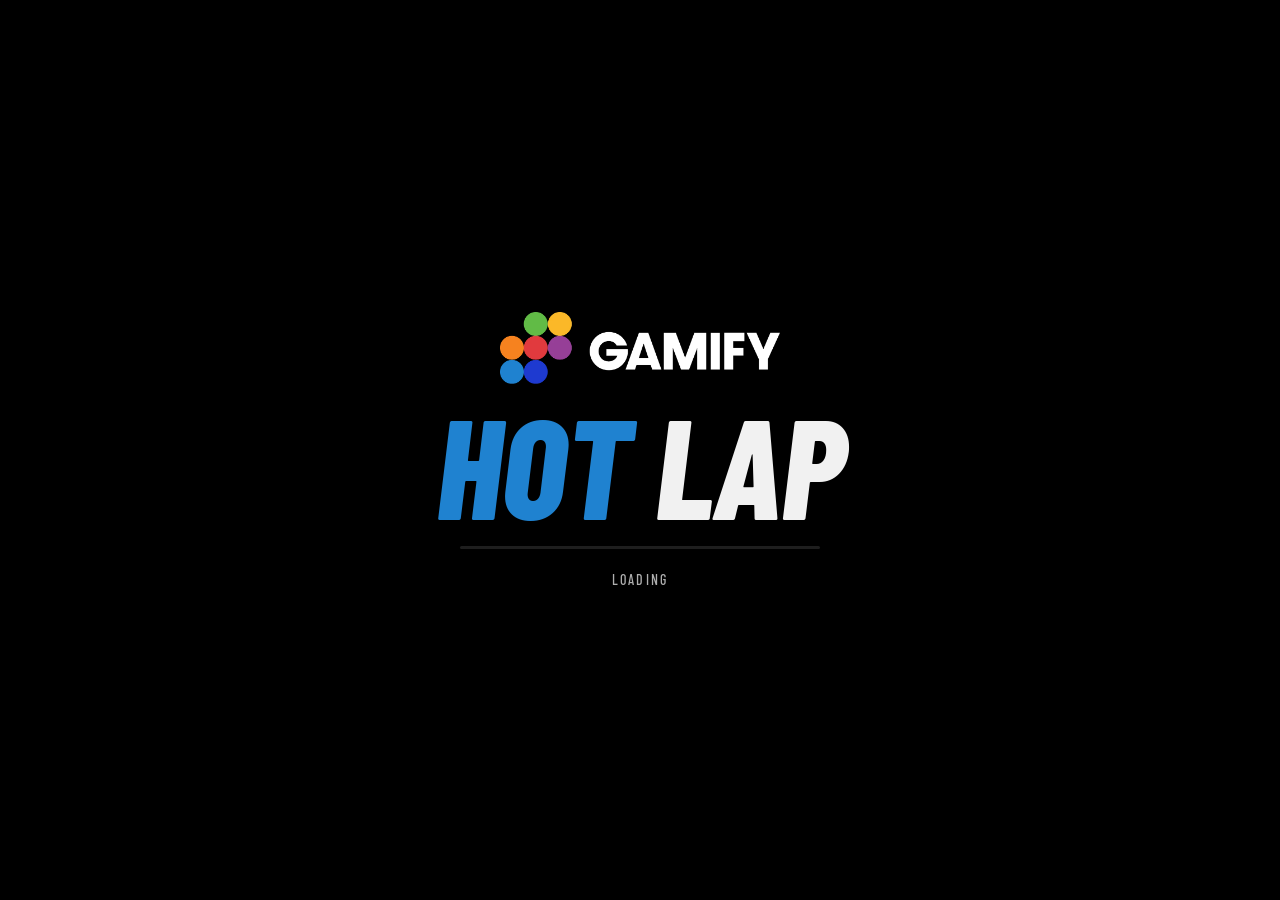
<file: motorbike/index.html>
<!doctype html>
<html lang="en" class="unskinned">
<head>
<meta charset="utf-8">
<meta name="viewport" content="width=device-width, initial-scale=1, viewport-fit=cover, user-scalable=no">
<!-- brand:head (written from js/brand.js by tools/build.mjs) -->
<meta name="theme-color" content="#1A1A1A">
<title>Gamify Hot Lap</title>
<meta name="description" content="Gamify HOT LAP: a time-attack motorcycle racing game on the fictional Gamify Raceway.">
<!-- /brand:head -->
<style>

:root{
  /* brand colours and fonts are set from js/brand.js by js/skin.js (--primary, --light, --accent, --dark, ... and their -rgb triplets) */
  --light-2:rgba(var(--light-rgb),.72); --panel:rgba(var(--panel-rgb),.72); --panel-2:rgba(var(--panel-rgb),.55);
  --purple:#B36BFF; --green:#3FD17A; --yellow:#F2C94C;
  --safe-b: env(safe-area-inset-bottom, 0px); --safe-t: env(safe-area-inset-top, 0px);
}
*{box-sizing:border-box;margin:0;padding:0}
html.unskinned body>*{visibility:hidden}
[hidden]{display:none!important}
html,body{height:100%;background:var(--bg);color:var(--light);overflow:hidden;font-family:var(--cond);-webkit-font-smoothing:antialiased;touch-action:none;user-select:none;-webkit-user-select:none;-webkit-tap-highlight-color:transparent}
canvas#gl{position:fixed;inset:0;width:100vw;height:100vh;display:block;background:var(--bg)}
button{font:inherit;color:inherit;background:none;border:0;cursor:pointer}
.hidden{display:none!important}
body.kiosk{cursor:none}

/* ---------- shared brand bits ---------- */
.wm{font-family:var(--display);font-weight:700;letter-spacing:.2em;text-transform:uppercase}
.wm img{display:block;height:3em;width:auto;max-width:100%;margin:0 auto}
.tleft .wm img{margin:0;height:3.2em}
.rl{height:3px;background:linear-gradient(90deg,var(--primary-hot),var(--primary-hot) 70%,transparent);border-radius:2px}
.kicker{font-weight:600;font-style:italic;letter-spacing:.28em;text-transform:uppercase;color:var(--accent);font-size:14px}
.game-title{font-weight:800;font-style:italic;line-height:.84;letter-spacing:-.01em;text-transform:uppercase}
.game-title .r{color:var(--primary-hot)}
.btn{position:relative;display:inline-flex;align-items:center;justify-content:space-between;gap:18px;min-width:250px;padding:14px 26px;font-weight:800;font-style:italic;font-size:22px;letter-spacing:.08em;text-transform:uppercase;color:var(--light);isolation:isolate;transition:transform .15s ease,color .15s}
.btn::before{content:"";position:absolute;inset:0;transform:skewX(-14deg);border:1.5px solid rgba(var(--light-rgb),.55);background:rgba(var(--panel-rgb),.35);z-index:-1;transition:background .15s,border-color .15s}
.btn.primary::before{background:var(--primary);border-color:var(--primary-hot);box-shadow:0 10px 30px rgba(var(--primary-rgb),.45)}
.btn:hover,.btn.focus{transform:translateX(6px)}
.btn:hover::before,.btn.focus::before{border-color:var(--accent)}
.btn.primary:hover::before,.btn.primary.focus::before{background:var(--primary-hot)}
.btn.primary{color:var(--on-primary)}.btn.primary:hover,.btn.primary.focus{color:var(--on-primary-hot)}
.btn kbd{font-family:var(--cond);font-weight:600;font-style:normal;font-size:12px;letter-spacing:.12em;opacity:.7;border:1px solid rgba(var(--light-rgb),.4);padding:2px 6px;border-radius:3px}
.chip{display:inline-block;padding:4px 10px;font-weight:700;font-style:italic;letter-spacing:.1em;font-size:13px;text-transform:uppercase;background:var(--panel);border-left:3px solid var(--primary-hot)}

.screen{position:fixed;inset:0;display:flex;opacity:0;pointer-events:none;transition:opacity .45s ease}
.screen.show{opacity:1;pointer-events:auto}

/* ---------- loader ---------- */
#loader{align-items:center;justify-content:center;flex-direction:column;background:radial-gradient(ellipse at 50% 40%,var(--glow) 0%,var(--bg) 70%);gap:22px;z-index:50}
#loader .game-title{font-size:clamp(64px,12vw,140px)}
#loader .wm{font-size:clamp(16px,2.2vw,24px)}
#loader .bar{width:min(360px,70vw);height:3px;background:rgba(var(--light-rgb),.12);overflow:hidden;border-radius:2px}
#loader .bar i{display:block;height:100%;width:0;background:var(--primary-hot);transition:width .25s}
#loader .small{font-size:14px;letter-spacing:.16em;text-transform:uppercase;color:var(--light-2)}
#loader .spin{display:none;width:240px;height:130px;margin:-8px 0 -10px;opacity:0;transition:opacity .8s}
#loader .spin.on{display:block}
#loader .spin.lit{opacity:1}
#loader .spin canvas{display:block;width:100%;height:100%}

/* ---------- age gate ---------- */
#gate,#denied{align-items:center;justify-content:center;z-index:40;background:radial-gradient(ellipse at 50% 30%,rgba(var(--glow-rgb),.55),rgba(var(--bg-rgb),.88));backdrop-filter:blur(6px);-webkit-backdrop-filter:blur(6px)}
.card{width:min(520px,calc(100vw - 32px));padding:34px 34px 26px;background:rgba(var(--panel-rgb),.86);border:1px solid rgba(var(--light-rgb),.14);border-top:3px solid var(--primary-hot);box-shadow:0 30px 80px rgba(0,0,0,.55);text-align:center}
.card .wm{font-size:22px}
.card .game-title{font-size:64px;margin:8px 0 4px}
.card h2{font-family:var(--display);font-weight:600;font-size:22px;margin:18px 0 6px;letter-spacing:.01em}
.card p{font-size:16px;color:var(--light-2);line-height:1.35}
.dob{display:flex;gap:10px;justify-content:center;margin:18px 0 12px}
.dob input,.card select{font:inherit;font-size:26px;font-weight:700;color:var(--light);background:rgba(var(--light-rgb),.06);border:1px solid rgba(var(--light-rgb),.25);border-radius:0;padding:10px 0;text-align:center;width:78px;outline:none}
.dob input.y{width:110px}
.dob input:focus,.card select:focus{border-color:var(--accent)}
.card select{font-size:17px;width:auto;padding:8px 12px;text-align:left}
.card select option{background:var(--dark)}
.yn{display:flex;gap:22px;justify-content:center;margin:22px 0 4px}
.yn .btn{min-width:150px;justify-content:center}
.btn:focus-visible{outline:none}.btn:focus-visible::before{border-color:var(--accent)}
.card .btn{margin:18px auto 0;justify-content:center}
.err{color:#ff8a80!important;min-height:20px;margin-top:10px}
.fine{font-size:12.5px!important;margin-top:16px;opacity:.75}
.fine a,#denied a{color:var(--accent)}

/* ---------- title ---------- */
#title{z-index:20;align-items:center;padding:0 7vw;background:linear-gradient(90deg,rgba(var(--bg-rgb),.82) 0%,rgba(var(--bg-rgb),.45) 36%,rgba(var(--bg-rgb),0) 62%)}
.tleft{display:flex;flex-direction:column;gap:14px;max-width:560px}
.tleft .wm{font-size:clamp(15px,1.6vw,20px)}
.tleft .game-title{font-size:clamp(84px,11vw,168px);text-shadow:0 8px 40px rgba(0,0,0,.45)}
.tleft .rl{width:78%}
.tleft .sub{margin-top:.25em}
.tleft .sub{font-size:clamp(15px,1.5vw,19px);font-weight:600;font-style:italic;letter-spacing:.22em;text-transform:uppercase;color:var(--accent)}
.menu{display:flex;flex-direction:column;gap:12px;margin-top:22px}
.settings{display:flex;flex-wrap:wrap;gap:8px;margin-top:18px}
.tog{font-weight:700;font-size:14px;letter-spacing:.1em;text-transform:uppercase;padding:7px 12px;background:var(--panel-2);border:1px solid rgba(var(--light-rgb),.18);color:var(--light-2)}
.tog b{color:var(--light);margin-left:6px}
.tog:hover{border-color:var(--accent)}
.tog-icon{display:inline-flex;align-items:center;justify-content:center;padding:7px 10px}
.targets{display:flex;gap:18px;margin-top:14px;font-size:15px;letter-spacing:.08em;text-transform:uppercase;color:var(--light-2)}
.targets span b{font-weight:800;font-style:italic;color:var(--light);font-size:18px;margin-left:6px}
.medal-dot{display:inline-block;width:10px;height:10px;border-radius:50%;margin-right:6px;vertical-align:1px}
.m-gold{background:#E5B858}.m-silver{background:#C8CDD3}.m-bronze{background:#B9784A}
#press{position:absolute;left:50%;bottom:calc(64px + var(--safe-b));transform:translateX(-50%);font-weight:800;font-style:italic;font-size:26px;letter-spacing:.3em;animation:blink 1.6s ease-in-out infinite;display:none}
/* pack shot: stands on the dark asphalt at bottom right, warm key light behind, reflection on the ground */
.product{position:absolute;right:max(6vw,28px);bottom:calc(52px + var(--safe-b));height:min(52vh,600px);margin:0;display:none;pointer-events:none;transition:opacity .5s}
.product.on{display:block}
.product img{display:block;height:100%;width:auto;filter:drop-shadow(0 26px 34px rgba(0,0,0,.6));-webkit-box-reflect:below 1px linear-gradient(transparent 76%,rgba(255,255,255,.2))}
.product::before{content:"";position:absolute;left:50%;top:6%;width:300%;height:92%;transform:translateX(-50%);background:radial-gradient(closest-side,rgba(var(--accent-rgb),.2),rgba(var(--accent-rgb),.06) 55%,rgba(var(--accent-rgb),0));z-index:-1}
.product::after{content:"";position:absolute;left:50%;bottom:-3%;width:150%;height:9%;transform:translateX(-50%);background:radial-gradient(closest-side,rgba(0,0,0,.7),rgba(0,0,0,0));z-index:-1}
#title.attract .product{opacity:0}
#title.attract{background:none}
#title.attract .tleft{opacity:0;pointer-events:none}
#title.attract #press{display:block}
#title .tleft{transition:opacity .5s}
.attract-brand{position:absolute;top:calc(28px + var(--safe-t));left:50%;transform:translateX(-50%);text-align:center;display:none}
#title.attract .attract-brand{display:block}
.attract-brand .wm{font-size:18px}
.attract-brand .game-title{font-size:54px}
@keyframes blink{0%,100%{opacity:1}50%{opacity:.25}}

/* ---------- modal panels ---------- */
.modal{z-index:30;align-items:center;justify-content:center;background:rgba(var(--bg-rgb),.6);backdrop-filter:blur(5px);-webkit-backdrop-filter:blur(5px)}
.panel{width:min(760px,calc(100vw - 32px));max-height:calc(100vh - 60px);overflow:auto;padding:30px 34px;background:rgba(var(--panel-rgb),.9);border:1px solid rgba(var(--light-rgb),.14);border-top:3px solid var(--primary-hot)}
.panel h3{font-weight:800;font-style:italic;font-size:40px;text-transform:uppercase;letter-spacing:.02em}
.panel .btn{margin-top:22px}
.how-grid{display:grid;grid-template-columns:repeat(3,1fr);gap:18px;margin-top:18px}
.how-grid>div{background:rgba(var(--light-rgb),.05);padding:16px;border-left:3px solid var(--accent)}
.how-grid h4{font-weight:800;font-style:italic;font-size:20px;text-transform:uppercase;letter-spacing:.06em;margin-bottom:6px}
.how-grid p{font-size:16px;color:var(--light-2);line-height:1.35}
.how-note{font-size:13px;color:var(--light-2);opacity:.7;margin:14px 0 0}
.keys{margin-top:8px;display:flex;gap:6px;flex-wrap:wrap}
.keys kbd{font-family:var(--cond);font-weight:700;font-size:13px;border:1px solid rgba(var(--light-rgb),.4);padding:3px 8px;border-radius:3px}
.tip{margin-top:18px;font-family:var(--display);font-size:18px;color:var(--accent)}
table.lb{width:100%;border-collapse:collapse;margin-top:14px;font-size:20px}
.lb-h{margin-top:12px;font-size:12px;font-weight:700;letter-spacing:.24em;text-transform:uppercase;color:var(--light-2)}
.lb-h + table.lb{margin-top:6px}
.res-qr{display:flex;align-items:center;gap:16px;margin-top:18px}
.res-qr .qr canvas{display:block;width:120px;height:120px;border-radius:6px}
.res-qr p{margin:0;font-size:18px;font-weight:700;letter-spacing:.06em;text-transform:uppercase;color:var(--light)}
#results table.lb td{padding:6px 10px}
#results table.lb{font-size:18px;margin-top:10px}
table.lb td{padding:8px 10px;border-bottom:1px solid rgba(var(--light-rgb),.08)}
table.lb td:first-child{width:48px;font-weight:800;font-style:italic;color:var(--accent)}
table.lb td.n{font-weight:800;letter-spacing:.18em}
table.lb td.t{text-align:right;font-weight:800;font-style:italic;font-variant-numeric:tabular-nums}
table.lb td.h{color:var(--light-2);font-size:14px;letter-spacing:.1em;text-transform:uppercase}
table.lb tr.me td{background:rgba(var(--primary-hot-rgb),.25)}
table.lb tr.me td:first-child{box-shadow:inset 3px 0 var(--primary-hot)}

/* ---------- HUD ---------- */
#hud{position:fixed;inset:0;pointer-events:none;z-index:10;opacity:0;transition:opacity .4s}
#hud.show{opacity:1}
.skew{position:relative;isolation:isolate}
.skew::before{content:"";position:absolute;inset:0;background:var(--panel);transform:skewX(-12deg);z-index:-1;border-left:4px solid var(--primary-hot)}
.hud-tl{position:absolute;top:calc(18px + var(--safe-t));left:26px;padding:10px 22px 12px 20px;min-width:238px}
.hud-tl .lbl{font-size:12px;letter-spacing:.24em;color:var(--light-2);text-transform:uppercase;font-weight:700}
.laptime{font-weight:800;font-style:italic;font-size:44px;line-height:1;font-variant-numeric:tabular-nums;letter-spacing:.01em}
.delta{font-weight:800;font-style:italic;font-size:22px;font-variant-numeric:tabular-nums;min-height:26px}
.delta.neg{color:var(--green)}.delta.pos{color:#ff6b61}
.sectors{display:flex;gap:6px;margin-top:6px}
.sectors span{flex:1;height:22px;display:flex;align-items:center;justify-content:center;font-size:13px;font-weight:800;font-style:italic;letter-spacing:.08em;background:rgba(var(--light-rgb),.08);color:var(--light-2)}
.sectors span.purple{background:var(--purple);color:#1a0d24}.sectors span.green{background:var(--green);color:#0b2414}.sectors span.yellow{background:var(--yellow);color:#2a2008}
.hud-tl .best{margin-top:6px;font-size:14px;letter-spacing:.14em;color:var(--light-2);text-transform:uppercase}
.hud-tl .best b{color:var(--accent);font-style:italic;letter-spacing:.04em;font-size:16px;margin-left:6px}
.hud-tc{position:absolute;top:calc(18px + var(--safe-t));left:50%;transform:translateX(-50%);text-align:center}
.hud-tc .wm{font-size:14px;opacity:.9}
.hud-tc .rl{width:120px;margin:5px auto 0;height:2px}
#hCall{margin-top:10px;font-weight:700;font-style:italic;font-size:17px;letter-spacing:.2em;text-transform:uppercase;color:var(--accent);opacity:0;transition:opacity .4s;white-space:nowrap}
#hCall.on{opacity:1}
#hMap{position:absolute;top:calc(16px + var(--safe-t));right:22px;width:240px;height:152px}
.hud-bc{position:absolute;bottom:calc(30px + var(--safe-b));left:50%;transform:translateX(-50%);display:flex;align-items:flex-end;gap:16px}
.leanbox{width:150px;text-align:center;padding-bottom:4px}
.leanbox svg{width:150px;height:84px;display:block}
.leanbox b{display:block;font-weight:800;font-style:italic;font-size:24px;line-height:1;font-variant-numeric:tabular-nums}
.leanbox small{font-size:11px;letter-spacing:.24em;color:var(--light-2);font-weight:700}
.speedo{padding:10px 24px 10px 28px;min-width:280px}
.revs{display:flex;gap:3px;height:12px;margin-bottom:6px}
.revs i{flex:1;background:rgba(var(--light-rgb),.12);transform:skewX(-12deg)}
.revs i.on{background:var(--light)}.revs i.on.g{background:var(--accent)}.revs i.on.r{background:var(--primary-hot);box-shadow:0 0 10px var(--primary-hot)}
.revs.flash i.on{background:#ff3b30!important;box-shadow:0 0 12px #ff3b30}
.spdrow{display:flex;align-items:flex-end;justify-content:space-between;gap:14px}
.spd b{font-weight:800;font-style:italic;font-size:70px;line-height:.86;font-variant-numeric:tabular-nums;display:inline-block;min-width:3ch;text-align:right}
.spd small{font-size:14px;letter-spacing:.2em;color:var(--light-2);font-weight:700;margin-left:6px}
.gear{width:54px;height:58px;display:flex;flex-direction:column;align-items:center;justify-content:center;background:var(--primary);color:var(--on-primary);transform:skewX(-12deg);border:1px solid var(--primary-hot)}
.gear b{font-weight:800;font-style:italic;font-size:40px;line-height:.9;transform:skewX(12deg)}
.gear small{font-size:10px;letter-spacing:.2em;transform:skewX(12deg);opacity:.8}
#hMsg{position:absolute;left:50%;top:34%;transform:translate(-50%,-50%);text-align:center;font-weight:800;font-style:italic;font-size:clamp(44px,7vw,92px);letter-spacing:.02em;text-transform:uppercase;text-shadow:0 6px 30px rgba(0,0,0,.5);opacity:0;transition:opacity .2s;white-space:nowrap}
#hMsg.on{opacity:1}
#hMsg small{display:block;font-size:.3em;letter-spacing:.3em;color:var(--accent)}
#hMsg.warn{color:#ffd166}
#hBrake{position:absolute;left:50%;top:52%;transform:translate(-50%,-50%);font-weight:800;font-style:italic;font-size:34px;letter-spacing:.2em;color:var(--on-primary-hot);background:var(--primary-hot);padding:4px 22px;opacity:0;transition:opacity .08s}
#hBrake.on{opacity:1;animation:blink .35s linear infinite}
.lights{position:absolute;top:24%;left:50%;transform:translateX(-50%);display:flex;gap:14px;padding:12px 18px;background:var(--panel);border-radius:40px;opacity:0;transition:opacity .3s}
.lights.on{opacity:1}
.lights i{width:30px;height:30px;border-radius:50%;background:#2a1a18;box-shadow:inset 0 2px 4px rgba(0,0,0,.6)}
.lights i.lit{background:radial-gradient(circle at 40% 35%,#ff8a7a,#e0140c 60%,#8a0a05);box-shadow:0 0 18px #ff2a1a}
#pauseBtn{position:absolute;top:calc(178px + var(--safe-t));right:22px;width:44px;height:44px;pointer-events:auto;background:var(--panel);border:1px solid rgba(var(--light-rgb),.2);display:flex;align-items:center;justify-content:center;gap:5px}
#pauseBtn i{width:4px;height:16px;background:var(--light)}
.touch{position:absolute;inset:auto 0 0 0;height:190px;pointer-events:none;display:none}
body.is-touch .touch{display:block}
.tbtn{position:absolute;pointer-events:auto;display:flex;align-items:center;justify-content:center;border-radius:50%;background:rgba(var(--panel-rgb),.45);border:2px solid rgba(var(--light-rgb),.35);backdrop-filter:blur(4px);-webkit-backdrop-filter:blur(4px);transition:background .08s,transform .08s}
.tbtn.on{background:rgba(var(--primary-hot-rgb),.7);transform:scale(.94);border-color:var(--light)}
.tbtn svg{width:40%;height:40%;fill:var(--light)}
#tL{left:calc(20px + env(safe-area-inset-left,0px));bottom:calc(26px + var(--safe-b));width:96px;height:96px}
#tR{left:calc(132px + env(safe-area-inset-left,0px));bottom:calc(26px + var(--safe-b));width:96px;height:96px}
#tG,#tB{font-weight:800;font-style:italic;letter-spacing:.1em;color:var(--light)}
#tG{right:calc(22px + env(safe-area-inset-right,0px));bottom:calc(26px + var(--safe-b));width:128px;height:128px;font-size:24px}
#tB{right:calc(164px + env(safe-area-inset-right,0px));bottom:calc(42px + var(--safe-b));width:96px;height:96px;font-size:18px}

/* ---------- results ---------- */
#results{z-index:25;align-items:center;justify-content:center;gap:28px;padding:24px;background:linear-gradient(90deg,rgba(var(--bg-rgb),.86),rgba(var(--bg-rgb),.55))}
.res-main{width:min(560px,calc(100vw - 32px))}
.res-main .kicker{font-size:15px}
.res-time{font-weight:800;font-style:italic;font-size:clamp(72px,9vw,120px);line-height:.9;font-variant-numeric:tabular-nums;margin:6px 0 10px}
.res-flags{display:flex;gap:10px;flex-wrap:wrap;min-height:30px}
.medal{display:inline-flex;align-items:center;gap:8px;padding:6px 14px;font-weight:800;font-style:italic;font-size:17px;letter-spacing:.12em;text-transform:uppercase;border:2px solid currentColor}
.medal.gold{color:#E5B858}.medal.silver{color:#C8CDD3}.medal.bronze{color:#B9784A}.medal.none{color:var(--light-2)}
.pb{color:var(--on-primary-hot);background:var(--primary-hot);padding:7px 14px;font-weight:800;font-style:italic;letter-spacing:.12em;font-size:16px;text-transform:uppercase}
.res-sectors{display:grid;grid-template-columns:repeat(3,1fr);gap:8px;margin-top:18px}
.res-sectors div{background:var(--panel-2);padding:10px 12px;border-top:3px solid rgba(var(--light-rgb),.2)}
.res-sectors div.purple{border-color:var(--purple)}.res-sectors div.green{border-color:var(--green)}.res-sectors div.yellow{border-color:var(--yellow)}
.res-sectors small,.res-stats small{display:block;font-size:12px;letter-spacing:.22em;color:var(--light-2);font-weight:700;text-transform:uppercase}
.res-sectors b,.res-stats b{font-weight:800;font-style:italic;font-size:26px;font-variant-numeric:tabular-nums}
.res-sectors em{font-style:normal;font-size:14px;margin-left:6px;font-weight:700}
.res-stats{display:grid;grid-template-columns:repeat(3,1fr);gap:8px;margin-top:8px}
.res-stats div{background:var(--panel-2);padding:10px 12px}
.res-btns{display:flex;gap:14px;flex-wrap:wrap;margin-top:24px}
.res-side{width:min(400px,calc(100vw - 32px))}
.initials{margin-top:4px;padding:12px 16px;background:rgba(var(--primary-hot-rgb),.18);border:1px solid var(--primary-hot)}
.initials p{font-size:15px;letter-spacing:.14em;text-transform:uppercase;font-weight:700}
.slots{display:flex;gap:12px;margin:8px 0;justify-content:center}
.slot{display:flex;flex-direction:column;align-items:center;gap:4px}
.slot button{width:56px;height:30px;background:rgba(var(--light-rgb),.1);font-size:16px}
.slot button:active{background:var(--primary-hot);color:var(--on-primary-hot)}
.slot b{width:56px;height:54px;display:flex;align-items:center;justify-content:center;font-size:46px;font-weight:800;font-style:italic;background:rgba(0,0,0,.35);border-bottom:3px solid rgba(var(--light-rgb),.3)}
.slot.cur b{border-color:var(--accent);color:var(--accent)}
.initials .btn{min-width:0;width:100%;justify-content:center;font-size:18px;padding:10px}

/* ---------- letterbox + legal ---------- */
.lbx{position:fixed;left:0;right:0;height:0;background:#000;z-index:15;transition:height .8s ease}
.lbx.t{top:0}.lbx.b{bottom:0}
body.cine .lbx{height:9vh}
#legal{position:fixed;left:50%;bottom:calc(6px + var(--safe-b));transform:translateX(-50%);z-index:60;font-size:11.5px;letter-spacing:.14em;text-transform:uppercase;color:rgba(var(--light-rgb),.78);white-space:nowrap;pointer-events:none;text-shadow:0 1px 3px rgba(0,0,0,.8)}
#legal b{color:var(--light)}
#fatal{position:fixed;inset:0;display:none;align-items:center;justify-content:center;text-align:center;padding:30px;z-index:100;background:var(--bg);font-size:20px}

/* ---------- portrait / small screens ---------- */
@media (max-aspect-ratio: 1/1){
  #title{align-items:flex-end;padding:0 22px calc(56px + var(--safe-b));background:linear-gradient(0deg,rgba(var(--bg-rgb),.92) 0%,rgba(var(--bg-rgb),.55) 55%,rgba(var(--bg-rgb),0) 80%)}
  .tleft .game-title{font-size:92px}
  .menu .btn{min-width:0;width:100%}
  .product{height:min(40vh,560px);bottom:calc(64px + var(--safe-b))}
  .how-grid{grid-template-columns:1fr}
  .hud-tl{left:12px;padding:8px 16px 10px 16px;min-width:0}
  .laptime{font-size:32px}
  .delta{font-size:18px;min-height:20px}
  #hMap{width:150px;height:95px;right:10px}
  #pauseBtn{top:calc(116px + var(--safe-t));right:12px}
  .hud-tc{display:none}
  .hud-bc{bottom:calc(200px + var(--safe-b));gap:8px}
  .leanbox{width:110px}.leanbox svg{width:110px;height:62px}
  #touch{--tb:min(84px,calc((100vw - 60px) / 4))}
  #tL,#tR,#tG,#tB{width:var(--tb);height:var(--tb);bottom:calc(26px + var(--safe-b))}
  #tL{left:calc(14px + env(safe-area-inset-left,0px))}#tR{left:calc(22px + var(--tb) + env(safe-area-inset-left,0px))}
  #tG{right:calc(14px + env(safe-area-inset-right,0px));font-size:18px}#tB{right:calc(22px + var(--tb) + env(safe-area-inset-right,0px));font-size:15px}
  .speedo{min-width:200px;padding:8px 16px 8px 20px}
  .spd b{font-size:52px}
  #results{flex-direction:column;justify-content:flex-start;overflow:auto;padding-top:40px}
  #legal{font-size:9.5px;letter-spacing:.06em;white-space:normal;width:calc(100vw - 24px);text-align:center;line-height:1.35}
}
@media (max-aspect-ratio: 1/1) and (max-width: 720px){
  .product{top:calc(14px + var(--safe-t));bottom:auto;right:14px;height:27vh}
}
@media (max-height: 520px){
  .hud-bc{bottom:calc(18px + var(--safe-b))}
  .tleft .game-title{font-size:78px}
  .menu{margin-top:8px}
  .btn{padding:10px 22px;font-size:18px}
  #hMap{width:180px;height:114px}
  #pauseBtn{top:calc(140px + var(--safe-t))}
}
body.is-touch.landscape .hud-bc{bottom:calc(24px + var(--safe-b))}
/* short screens: keep the logo, title and menu inside the viewport */
@media (max-height: 640px) and (min-height: 521px) and (min-aspect-ratio: 1/1){.tleft{gap:9px}.tleft .wm img{height:1.9em}.tleft .game-title{font-size:clamp(60px,9vw,92px)}.tleft .menu{margin-top:10px}.tleft .btn{padding:10px 24px;font-size:19px}}
@media (max-height: 520px){#loader{gap:14px}#loader .spin{width:170px;height:92px}}
@media (max-height: 520px){.tleft{gap:6px}.tleft .wm img{height:1.5em}.tleft .game-title{font-size:60px}.tleft .game-title br{display:none}.tleft .menu{gap:8px;margin-top:4px}.tleft .btn{padding:8px 20px;font-size:16px}.tleft .tog{padding:5px 9px;font-size:12px}}
</style>
</head>
<body>
<canvas id="gl"></canvas>
<div class="lbx t"></div><div class="lbx b"></div>

<section id="loader" class="screen show">
  <div class="wm"></div>
  <div class="game-title"></div>
  <div class="spin" id="loadSpin" aria-hidden="true"></div>
  <div class="bar"><i id="loadbar"></i></div>
  <div class="small" id="loadtxt">Loading</div>
</section>

<section id="gate" class="screen">
  <div class="card">
    <div class="wm"></div>
    <div class="rl" style="width:60%;margin:10px auto 0"></div>
    <div class="game-title"></div>
    <h2 data-b="gate.question"></h2>
    <div class="yn">
      <button class="btn primary" id="gateYes"><span data-b="gate.yes"></span></button>
      <button class="btn" id="gateNo"><span data-b="gate.no"></span></button>
    </div>
    <p class="fine" data-b="gate.note"></p>
  </div>
</section>

<section id="denied" class="screen">
  <div class="card">
    <div class="wm"></div>
    <h2 data-b="gate.deniedTitle"></h2>
    <p><span data-b="gate.deniedText"></span> <a id="deniedLink" href="#" target="_blank" rel="noopener"></a></p>
  </div>
</section>

<section id="title" class="screen">
  <div class="tleft">
    <div class="wm"></div>
    <div class="rl"></div>
    <div class="game-title" data-br></div>
    <div class="sub"><span data-b="circuit"></span> &middot; <span data-b="mode"></span></div>
    <div class="menu" id="menu">
      <button class="btn primary" id="btnRide"><span>Ride</span><kbd>ENTER</kbd></button>
      <button class="btn" id="btnBoard"><span>Leaderboard</span></button>
      <button class="btn" id="btnHow"><span>How to ride</span></button>
    </div>
    <div class="settings">
      <button class="tog" id="togCam">Camera<b>Chase</b></button>
      <button class="tog" id="togAssist">Assist<b>Standard</b></button>
      <button class="tog" id="togSound">Sound<b>On</b></button>
      <button class="tog" id="togGfx">Graphics<b>Ultra</b></button>
      <button class="tog tog-icon" id="togFull" aria-label="Fullscreen" title="Fullscreen"><svg viewBox="0 0 16 16" width="15" height="15" fill="none" stroke="currentColor" stroke-width="1.8"><path d="M1.5 5.5v-4h4M10.5 1.5h4v4M14.5 10.5v4h-4M5.5 14.5h-4v-4"/></svg></button>
    </div>
    <div class="targets" id="targets"></div>
  </div>
  <figure class="product" id="product"><img id="productImg" alt="" decoding="async"></figure>
  <div class="attract-brand"><div class="wm"></div><div class="game-title"></div></div>
  <div id="press">Press start</div>
</section>

<section id="how" class="screen modal">
  <div class="panel">
    <div class="kicker">Rider briefing</div>
    <h3>How to ride</h3>
    <div class="how-grid">
      <div><h4>Lean</h4><p>Hold left or right to lean into a corner. Let go and the bike stands up and runs straight.</p><div class="keys"><kbd>&larr;</kbd><kbd>&rarr;</kbd><kbd>A</kbd><kbd>D</kbd><kbd>Stick</kbd></div></div>
      <div><h4>Gas &amp; brake</h4><p>Hold forward or GAS to accelerate. Let go to roll off. Brake hard before the corner: braking mid-corner costs grip.</p><div class="keys"><kbd>&uarr;</kbd><kbd>W</kbd><kbd>RT</kbd> gas <kbd>&darr;</kbd><kbd>S</kbd><kbd>Space</kbd><kbd>LT</kbd> brake</div></div>
      <div><h4>Line</h4><p>Go wide on entry, clip the apex, then use every centimetre on the way out. Grass and gravel slow you down.</p><div class="keys"><kbd>C</kbd> camera <kbd>Esc</kbd> pause</div></div>
    </div>
    <p class="tip">Beat the gold ghost: brake at the boards, not in the corner.</p>
    <p class="how-note">We collect anonymous play stats (country, device, lap times) to improve the game.</p>
    <button class="btn primary" id="howClose"><span>Got it</span><kbd>ENTER</kbd></button>
  </div>
</section>

<section id="board" class="screen modal">
  <div class="panel">
    <div class="kicker" data-b="circuit"></div>
    <h3>Leaderboard</h3>
    <div class="lb-h"></div>
    <table class="lb" id="boardTable"></table>
    <button class="btn primary" id="boardClose"><span>Back</span><kbd>ESC</kbd></button>
  </div>
</section>

<section id="pause" class="screen modal">
  <div class="panel" style="width:min(420px,calc(100vw - 32px))">
    <h3>Paused</h3>
    <div class="menu">
      <button class="btn primary" id="pResume"><span>Resume</span><kbd>ESC</kbd></button>
      <button class="btn" id="pRestart"><span>Restart</span><kbd>R</kbd></button>
      <button class="btn" id="pQuit"><span>Quit to menu</span></button>
    </div>
  </div>
</section>

<section id="hud">
  <div class="hud-tl skew">
    <div class="lbl">Lap time</div>
    <div class="laptime" id="hTime">0:00.000</div>
    <div class="delta" id="hDelta"></div>
    <div class="sectors"><span id="hS0">S1</span><span id="hS1">S2</span><span id="hS2">S3</span></div>
    <div class="best">Best<b id="hBest">-:--.---</b></div>
  </div>
  <div class="hud-tc"><div class="wm"></div><div class="rl"></div><div id="hCall"></div></div>
  <canvas id="hMap" width="520" height="330"></canvas>
  <button id="pauseBtn" aria-label="Pause"><i></i><i></i></button>
  <div class="lights" id="hLights"><i></i><i></i><i></i><i></i><i></i></div>
  <div id="hMsg"></div>
  <div id="hBrake">BRAKE</div>
  <div class="hud-bc">
    <div class="leanbox">
      <svg viewBox="-80 -80 160 90" aria-hidden="true">
        <path d="M-66 0 A66 66 0 0 1 66 0" fill="none" style="stroke:rgba(var(--light-rgb),.18)" stroke-width="8"/>
        <path id="leanArc" d="M0 -66" fill="none" style="stroke:var(--primary-hot)" stroke-width="8"/>
        <g style="stroke:rgba(var(--light-rgb),.55)" stroke-width="2">
          <line x1="0" y1="-60" x2="0" y2="-74"/>
          <line x1="-57" y1="-33" x2="-66" y2="-38" /><line x1="57" y1="-33" x2="66" y2="-38"/>
          <line x1="-33" y1="-57" x2="-38" y2="-66"/><line x1="33" y1="-57" x2="38" y2="-66"/>
        </g>
        <g id="leanBike">
          <rect x="-4" y="-48" width="8" height="48" rx="3" style="fill:var(--light)"/>
          <path d="M-10 -40 Q0 -58 10 -40 L6 -26 L-6 -26 Z" style="fill:var(--primary-hot)"/>
          <circle cx="0" cy="-56" r="7" style="fill:var(--light)"/>
        </g>
      </svg>
      <b id="hLean">0&deg;</b><small>LEAN</small>
    </div>
    <div class="speedo skew">
      <div class="revs" id="hRevs"></div>
      <div class="spdrow">
        <div class="spd"><b id="hSpeed">0</b><small>KM/H</small></div>
        <div class="gear"><b id="hGear">N</b><small>GEAR</small></div>
      </div>
    </div>
  </div>
  <div class="touch" id="touch">
    <button class="tbtn" id="tL" aria-label="Lean left"><svg viewBox="0 0 24 24"><path d="M15.5 3.5 7 12l8.5 8.5 2-2L11 12l6.5-6.5z"/></svg></button>
    <button class="tbtn" id="tR" aria-label="Lean right"><svg viewBox="0 0 24 24"><path d="M8.5 3.5 17 12l-8.5 8.5-2-2L13 12 6.5 5.5z"/></svg></button>
    <button class="tbtn" id="tB">BRAKE</button>
    <button class="tbtn" id="tG">GAS</button>
  </div>
</section>

<section id="results" class="screen">
  <div class="res-main">
    <div class="kicker">Lap complete &middot; <span data-b="circuit"></span></div>
    <div class="res-time" id="rTime">0:00.000</div>
    <div class="res-flags" id="rFlags"></div>
    <div class="res-sectors" id="rSectors"></div>
    <div class="res-stats" id="rStats"></div>
    <div class="res-btns">
      <button class="btn primary" id="rAgain"><span>Ride again</span><kbd>ENTER</kbd></button>
      <button class="btn" id="rMenu"><span>Menu</span><kbd>ESC</kbd></button>
      <button class="btn" id="rShare"><span>Share lap</span></button>
    </div>
  </div>
  <div class="res-side">
    <div class="initials hidden" id="rInit">
      <p>New leaderboard time. Enter your initials.</p>
      <div class="slots" id="rSlots"></div>
      <button class="btn primary" id="rSave"><span>Save</span></button>
    </div>
    <div class="lb-h"></div>
    <table class="lb" id="rBoard"></table>
    <div class="res-qr" id="rQr" hidden><div class="qr"></div><p>Scan to play on your phone</p></div>
  </div>
</section>

<div id="legal"></div>
<div id="fatal"></div>

<script>
  window.__boot = setTimeout(function () {
    var f = document.getElementById('fatal');
    document.documentElement.classList.remove('unskinned');
    if (!window.__ready) { f.style.display = 'flex'; f.dataset.watchdog = '1'; f.textContent = 'This game needs a modern browser with WebGL 2. Please try the latest Chrome, Safari or Edge.'; }
  }, 45000);
  window.addEventListener('error', function (e) { console.error(e.error || e.message); });
</script>
<script type="module" src="js/skin.js"></script>
<script type="importmap">
{ "imports": {
  "three": "./vendor/three/build/three.module.min.js",
  "three/addons/": "./vendor/three/addons/"
} }
</script>
<script type="module" src="js/main.js"></script>
</body>
</html>
</file>
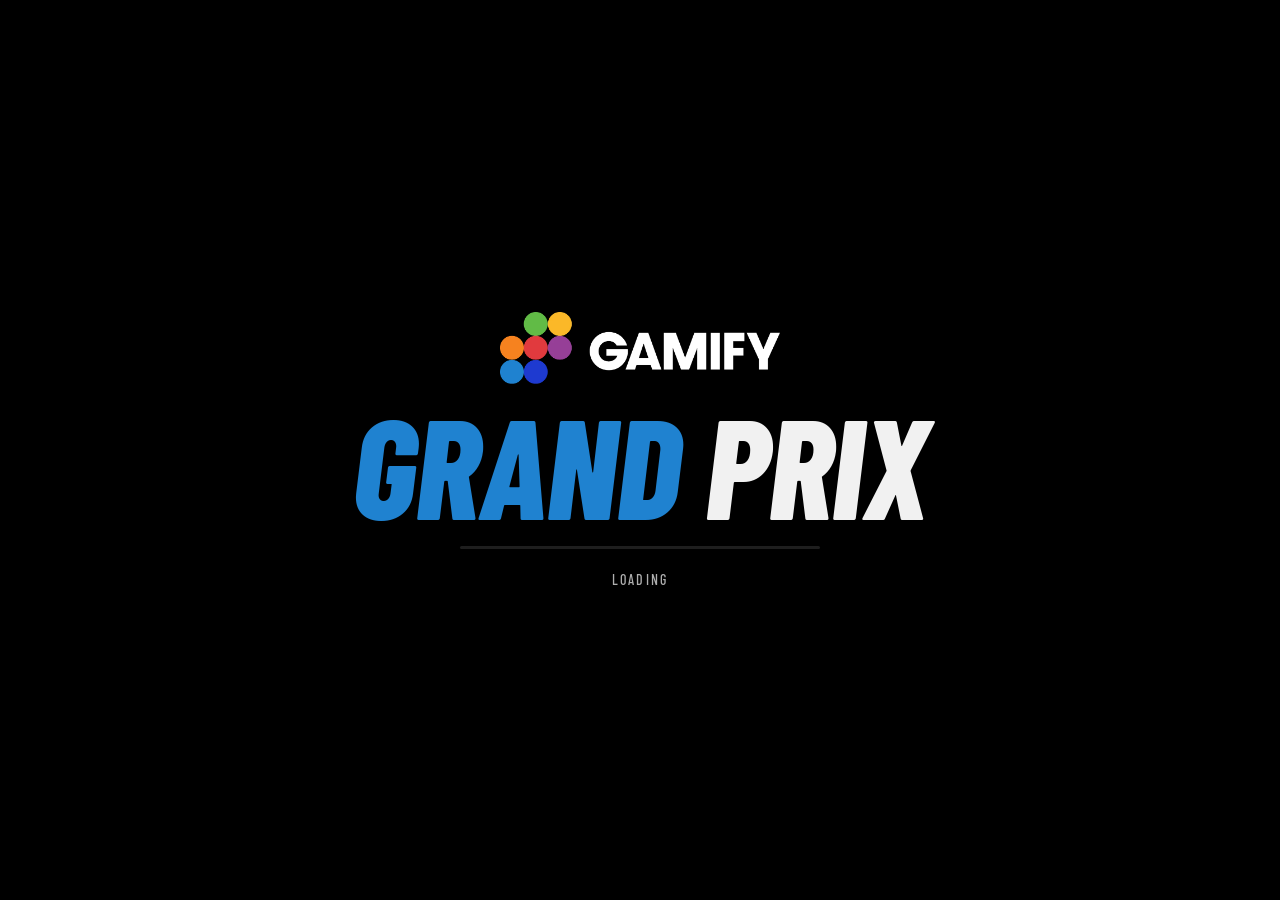
<file: racing/index.html>
<!doctype html>
<html lang="en" class="unskinned">
<head>
<meta charset="utf-8">
<meta name="viewport" content="width=device-width, initial-scale=1, viewport-fit=cover, user-scalable=no">
<!-- brand:head (written from js/brand.js by tools/build.mjs) -->
<meta name="theme-color" content="#1A1A1A">
<title>Gamify Grand Prix</title>
<meta name="description" content="Gamify GRAND PRIX: a time-attack F1 racing game on the fictional Gamify Raceway.">
<!-- /brand:head -->
<style>

:root{
  /* brand colours and fonts are set from js/brand.js by js/skin.js (--primary, --light, --accent, --dark, ... and their -rgb triplets) */
  --light-2:rgba(var(--light-rgb),.72); --panel:rgba(var(--panel-rgb),.72); --panel-2:rgba(var(--panel-rgb),.55);
  --purple:#B36BFF; --green:#3FD17A; --yellow:#F2C94C;
  --safe-b: env(safe-area-inset-bottom, 0px); --safe-t: env(safe-area-inset-top, 0px);
}
*{box-sizing:border-box;margin:0;padding:0}
html.unskinned body>*{visibility:hidden}
[hidden]{display:none!important}
html,body{height:100%;background:var(--bg);color:var(--light);overflow:hidden;font-family:var(--cond);-webkit-font-smoothing:antialiased;touch-action:none;user-select:none;-webkit-user-select:none;-webkit-tap-highlight-color:transparent}
canvas#gl{position:fixed;inset:0;width:100vw;height:100vh;display:block;background:var(--bg)}
button{font:inherit;color:inherit;background:none;border:0;cursor:pointer}
.hidden{display:none!important}
body.kiosk{cursor:none}

/* ---------- shared brand bits ---------- */
.wm{font-family:var(--display);font-weight:700;letter-spacing:.2em;text-transform:uppercase}
.wm img{display:block;height:3em;width:auto;max-width:100%;margin:0 auto}
.tleft .wm img{margin:0;height:3.2em}
.rl{height:3px;background:linear-gradient(90deg,var(--primary-hot),var(--primary-hot) 70%,transparent);border-radius:2px}
.kicker{font-weight:600;font-style:italic;letter-spacing:.28em;text-transform:uppercase;color:var(--accent);font-size:14px}
.game-title{font-weight:800;font-style:italic;line-height:.84;letter-spacing:-.01em;text-transform:uppercase}
.game-title .r{color:var(--primary-hot)}
.btn{position:relative;display:inline-flex;align-items:center;justify-content:space-between;gap:18px;min-width:250px;padding:14px 26px;font-weight:800;font-style:italic;font-size:22px;letter-spacing:.08em;text-transform:uppercase;color:var(--light);isolation:isolate;transition:transform .15s ease,color .15s}
.btn::before{content:"";position:absolute;inset:0;transform:skewX(-14deg);border:1.5px solid rgba(var(--light-rgb),.55);background:rgba(var(--panel-rgb),.35);z-index:-1;transition:background .15s,border-color .15s}
.btn.primary::before{background:var(--primary);border-color:var(--primary-hot);box-shadow:0 10px 30px rgba(var(--primary-rgb),.45)}
.btn:hover,.btn.focus{transform:translateX(6px)}
.btn:hover::before,.btn.focus::before{border-color:var(--accent)}
.btn.primary:hover::before,.btn.primary.focus::before{background:var(--primary-hot)}
.btn.primary{color:var(--on-primary)}.btn.primary:hover,.btn.primary.focus{color:var(--on-primary-hot)}
.btn kbd{font-family:var(--cond);font-weight:600;font-style:normal;font-size:12px;letter-spacing:.12em;opacity:.7;border:1px solid rgba(var(--light-rgb),.4);padding:2px 6px;border-radius:3px}
.chip{display:inline-block;padding:4px 10px;font-weight:700;font-style:italic;letter-spacing:.1em;font-size:13px;text-transform:uppercase;background:var(--panel);border-left:3px solid var(--primary-hot)}

.screen{position:fixed;inset:0;display:flex;opacity:0;pointer-events:none;transition:opacity .45s ease}
.screen.show{opacity:1;pointer-events:auto}

/* ---------- loader ---------- */
#loader{align-items:center;justify-content:center;flex-direction:column;background:radial-gradient(ellipse at 50% 40%,var(--glow) 0%,var(--bg) 70%);gap:22px;z-index:50}
#loader .game-title{font-size:clamp(64px,12vw,140px)}
#loader .wm{font-size:clamp(16px,2.2vw,24px)}
#loader .bar{width:min(360px,70vw);height:3px;background:rgba(var(--light-rgb),.12);overflow:hidden;border-radius:2px}
#loader .bar i{display:block;height:100%;width:0;background:var(--primary-hot);transition:width .25s}
#loader .small{font-size:14px;letter-spacing:.16em;text-transform:uppercase;color:var(--light-2)}
#loader .spin{display:none;width:240px;height:130px;margin:-8px 0 -10px;opacity:0;transition:opacity .8s}
#loader .spin.on{display:block}
#loader .spin.lit{opacity:1}
#loader .spin canvas{display:block;width:100%;height:100%}

/* ---------- age gate ---------- */
#gate,#denied{align-items:center;justify-content:center;z-index:40;background:radial-gradient(ellipse at 50% 30%,rgba(var(--glow-rgb),.55),rgba(var(--bg-rgb),.88));backdrop-filter:blur(6px);-webkit-backdrop-filter:blur(6px)}
.card{width:min(520px,calc(100vw - 32px));padding:34px 34px 26px;background:rgba(var(--panel-rgb),.86);border:1px solid rgba(var(--light-rgb),.14);border-top:3px solid var(--primary-hot);box-shadow:0 30px 80px rgba(0,0,0,.55);text-align:center}
.card .wm{font-size:22px}
.card .game-title{font-size:64px;margin:8px 0 4px}
.card h2{font-family:var(--display);font-weight:600;font-size:22px;margin:18px 0 6px;letter-spacing:.01em}
.card p{font-size:16px;color:var(--light-2);line-height:1.35}
.dob{display:flex;gap:10px;justify-content:center;margin:18px 0 12px}
.dob input,.card select{font:inherit;font-size:26px;font-weight:700;color:var(--light);background:rgba(var(--light-rgb),.06);border:1px solid rgba(var(--light-rgb),.25);border-radius:0;padding:10px 0;text-align:center;width:78px;outline:none}
.dob input.y{width:110px}
.dob input:focus,.card select:focus{border-color:var(--accent)}
.card select{font-size:17px;width:auto;padding:8px 12px;text-align:left}
.card select option{background:var(--dark)}
.yn{display:flex;gap:22px;justify-content:center;margin:22px 0 4px}
.yn .btn{min-width:150px;justify-content:center}
.btn:focus-visible{outline:none}.btn:focus-visible::before{border-color:var(--accent)}
.card .btn{margin:18px auto 0;justify-content:center}
.err{color:#ff8a80!important;min-height:20px;margin-top:10px}
.fine{font-size:12.5px!important;margin-top:16px;opacity:.75}
.fine a,#denied a{color:var(--accent)}

/* ---------- title ---------- */
#title{z-index:20;align-items:center;padding:0 7vw;background:linear-gradient(90deg,rgba(var(--bg-rgb),.82) 0%,rgba(var(--bg-rgb),.45) 36%,rgba(var(--bg-rgb),0) 62%)}
.tleft{display:flex;flex-direction:column;gap:14px;max-width:560px}
.tleft .wm{font-size:clamp(15px,1.6vw,20px)}
.tleft .game-title{font-size:clamp(84px,11vw,168px);text-shadow:0 8px 40px rgba(0,0,0,.45)}
.tleft .rl{width:78%}
.tleft .sub{margin-top:.25em}
.tleft .sub{font-size:clamp(15px,1.5vw,19px);font-weight:600;font-style:italic;letter-spacing:.22em;text-transform:uppercase;color:var(--accent)}
.menu{display:flex;flex-direction:column;gap:12px;margin-top:22px}
.settings{display:flex;flex-wrap:wrap;gap:8px;margin-top:18px}
.tog{font-weight:700;font-size:14px;letter-spacing:.1em;text-transform:uppercase;padding:7px 12px;background:var(--panel-2);border:1px solid rgba(var(--light-rgb),.18);color:var(--light-2)}
.tog b{color:var(--light);margin-left:6px}
.tog:hover{border-color:var(--accent)}
.tog-icon{display:inline-flex;align-items:center;justify-content:center;padding:7px 10px}
.targets{display:flex;gap:18px;margin-top:14px;font-size:15px;letter-spacing:.08em;text-transform:uppercase;color:var(--light-2)}
.targets span b{font-weight:800;font-style:italic;color:var(--light);font-size:18px;margin-left:6px}
.medal-dot{display:inline-block;width:10px;height:10px;border-radius:50%;margin-right:6px;vertical-align:1px}
.m-gold{background:#E5B858}.m-silver{background:#C8CDD3}.m-bronze{background:#B9784A}
#press{position:absolute;left:50%;bottom:calc(64px + var(--safe-b));transform:translateX(-50%);font-weight:800;font-style:italic;font-size:26px;letter-spacing:.3em;animation:blink 1.6s ease-in-out infinite;display:none}
/* pack shot: stands on the dark asphalt at bottom right, warm key light behind, reflection on the ground */
.product{position:absolute;right:max(6vw,28px);bottom:calc(52px + var(--safe-b));height:min(52vh,600px);margin:0;display:none;pointer-events:none;transition:opacity .5s}
.product.on{display:block}
.product img{display:block;height:100%;width:auto;filter:drop-shadow(0 26px 34px rgba(0,0,0,.6));-webkit-box-reflect:below 1px linear-gradient(transparent 76%,rgba(255,255,255,.2))}
.product::before{content:"";position:absolute;left:50%;top:6%;width:300%;height:92%;transform:translateX(-50%);background:radial-gradient(closest-side,rgba(var(--accent-rgb),.2),rgba(var(--accent-rgb),.06) 55%,rgba(var(--accent-rgb),0));z-index:-1}
.product::after{content:"";position:absolute;left:50%;bottom:-3%;width:150%;height:9%;transform:translateX(-50%);background:radial-gradient(closest-side,rgba(0,0,0,.7),rgba(0,0,0,0));z-index:-1}
#title.attract .product{opacity:0}
#title.attract{background:none}
#title.attract .tleft{opacity:0;pointer-events:none}
#title.attract #press{display:block}
#title .tleft{transition:opacity .5s}
.attract-brand{position:absolute;top:calc(28px + var(--safe-t));left:50%;transform:translateX(-50%);text-align:center;display:none}
#title.attract .attract-brand{display:block}
.attract-brand .wm{font-size:18px}
.attract-brand .game-title{font-size:54px}
@keyframes blink{0%,100%{opacity:1}50%{opacity:.25}}

/* ---------- modal panels ---------- */
.modal{z-index:30;align-items:center;justify-content:center;background:rgba(var(--bg-rgb),.6);backdrop-filter:blur(5px);-webkit-backdrop-filter:blur(5px)}
.panel{width:min(760px,calc(100vw - 32px));max-height:calc(100vh - 60px);overflow:auto;padding:30px 34px;background:rgba(var(--panel-rgb),.9);border:1px solid rgba(var(--light-rgb),.14);border-top:3px solid var(--primary-hot)}
.panel h3{font-weight:800;font-style:italic;font-size:40px;text-transform:uppercase;letter-spacing:.02em}
.panel .btn{margin-top:22px}
.how-grid{display:grid;grid-template-columns:repeat(3,1fr);gap:18px;margin-top:18px}
.how-grid>div{background:rgba(var(--light-rgb),.05);padding:16px;border-left:3px solid var(--accent)}
.how-grid h4{font-weight:800;font-style:italic;font-size:20px;text-transform:uppercase;letter-spacing:.06em;margin-bottom:6px}
.how-grid p{font-size:16px;color:var(--light-2);line-height:1.35}
.how-note{font-size:13px;color:var(--light-2);opacity:.7;margin:14px 0 0}
.keys{margin-top:8px;display:flex;gap:6px;flex-wrap:wrap}
.keys kbd{font-family:var(--cond);font-weight:700;font-size:13px;border:1px solid rgba(var(--light-rgb),.4);padding:3px 8px;border-radius:3px}
.tip{margin-top:18px;font-family:var(--display);font-size:18px;color:var(--accent)}
table.lb{width:100%;border-collapse:collapse;margin-top:14px;font-size:20px}
.lb-h{margin-top:12px;font-size:12px;font-weight:700;letter-spacing:.24em;text-transform:uppercase;color:var(--light-2)}
.lb-h + table.lb{margin-top:6px}
.res-qr{display:flex;align-items:center;gap:16px;margin-top:18px}
.res-qr .qr canvas{display:block;width:120px;height:120px;border-radius:6px}
.res-qr p{margin:0;font-size:18px;font-weight:700;letter-spacing:.06em;text-transform:uppercase;color:var(--light)}
#results table.lb td{padding:6px 10px}
#results table.lb{font-size:18px;margin-top:10px}
table.lb td{padding:8px 10px;border-bottom:1px solid rgba(var(--light-rgb),.08)}
table.lb td:first-child{width:48px;font-weight:800;font-style:italic;color:var(--accent)}
table.lb td.n{font-weight:800;letter-spacing:.18em}
table.lb td.t{text-align:right;font-weight:800;font-style:italic;font-variant-numeric:tabular-nums}
table.lb td.h{color:var(--light-2);font-size:14px;letter-spacing:.1em;text-transform:uppercase}
table.lb tr.me td{background:rgba(var(--primary-hot-rgb),.25)}
table.lb tr.me td:first-child{box-shadow:inset 3px 0 var(--primary-hot)}

/* ---------- HUD ---------- */
#hud{position:fixed;inset:0;pointer-events:none;z-index:10;opacity:0;transition:opacity .4s}
#hud.show{opacity:1}
.skew{position:relative;isolation:isolate}
.skew::before{content:"";position:absolute;inset:0;background:var(--panel);transform:skewX(-12deg);z-index:-1;border-left:4px solid var(--primary-hot)}
.hud-tl{position:absolute;top:calc(18px + var(--safe-t));left:26px;padding:10px 22px 12px 20px;min-width:238px}
.hud-tl .lbl{font-size:12px;letter-spacing:.24em;color:var(--light-2);text-transform:uppercase;font-weight:700}
.laptime{font-weight:800;font-style:italic;font-size:44px;line-height:1;font-variant-numeric:tabular-nums;letter-spacing:.01em}
.delta{font-weight:800;font-style:italic;font-size:22px;font-variant-numeric:tabular-nums;min-height:26px}
.delta.neg{color:var(--green)}.delta.pos{color:#ff6b61}
.sectors{display:flex;gap:6px;margin-top:6px}
.sectors span{flex:1;height:22px;display:flex;align-items:center;justify-content:center;font-size:13px;font-weight:800;font-style:italic;letter-spacing:.08em;background:rgba(var(--light-rgb),.08);color:var(--light-2)}
.sectors span.purple{background:var(--purple);color:#1a0d24}.sectors span.green{background:var(--green);color:#0b2414}.sectors span.yellow{background:var(--yellow);color:#2a2008}
.hud-tl .best{margin-top:6px;font-size:14px;letter-spacing:.14em;color:var(--light-2);text-transform:uppercase}
.hud-tl .best b{color:var(--accent);font-style:italic;letter-spacing:.04em;font-size:16px;margin-left:6px}
.hud-tc{position:absolute;top:calc(18px + var(--safe-t));left:50%;transform:translateX(-50%);text-align:center}
.hud-tc .wm{font-size:14px;opacity:.9}
.hud-tc .rl{width:120px;margin:5px auto 0;height:2px}
#hCall{margin-top:10px;font-weight:700;font-style:italic;font-size:17px;letter-spacing:.2em;text-transform:uppercase;color:var(--accent);opacity:0;transition:opacity .4s;white-space:nowrap}
#hCall.on{opacity:1}
#hMap{position:absolute;top:calc(16px + var(--safe-t));right:22px;width:240px;height:152px}
.hud-bc{position:absolute;bottom:calc(30px + var(--safe-b));left:50%;transform:translateX(-50%);display:flex;align-items:flex-end;gap:16px}
.leanbox{width:150px;text-align:center;padding-bottom:4px}
.leanbox svg{width:150px;height:84px;display:block}
.leanbox b{display:block;font-weight:800;font-style:italic;font-size:24px;line-height:1;font-variant-numeric:tabular-nums}
.leanbox small{font-size:11px;letter-spacing:.24em;color:var(--light-2);font-weight:700}
.speedo{padding:10px 24px 10px 28px;min-width:280px}
.revs{display:flex;gap:3px;height:12px;margin-bottom:6px}
.revs i{flex:1;background:rgba(var(--light-rgb),.12);transform:skewX(-12deg)}
.revs i.on{background:var(--light)}.revs i.on.g{background:var(--accent)}.revs i.on.r{background:var(--primary-hot);box-shadow:0 0 10px var(--primary-hot)}
.revs.flash i.on{background:#ff3b30!important;box-shadow:0 0 12px #ff3b30}
.spdrow{display:flex;align-items:flex-end;justify-content:space-between;gap:14px}
.spd b{font-weight:800;font-style:italic;font-size:70px;line-height:.86;font-variant-numeric:tabular-nums;display:inline-block;min-width:3ch;text-align:right}
.spd small{font-size:14px;letter-spacing:.2em;color:var(--light-2);font-weight:700;margin-left:6px}
.gear{width:54px;height:58px;display:flex;flex-direction:column;align-items:center;justify-content:center;background:var(--primary);color:var(--on-primary);transform:skewX(-12deg);border:1px solid var(--primary-hot)}
.gear b{font-weight:800;font-style:italic;font-size:40px;line-height:.9;transform:skewX(12deg)}
.gear small{font-size:10px;letter-spacing:.2em;transform:skewX(12deg);opacity:.8}
#hMsg{position:absolute;left:50%;top:34%;transform:translate(-50%,-50%);text-align:center;font-weight:800;font-style:italic;font-size:clamp(44px,7vw,92px);letter-spacing:.02em;text-transform:uppercase;text-shadow:0 6px 30px rgba(0,0,0,.5);opacity:0;transition:opacity .2s;white-space:nowrap}
#hMsg.on{opacity:1}
#hMsg small{display:block;font-size:.3em;letter-spacing:.3em;color:var(--accent)}
#hMsg.warn{color:#ffd166}
#hBrake{position:absolute;left:50%;top:52%;transform:translate(-50%,-50%);font-weight:800;font-style:italic;font-size:34px;letter-spacing:.2em;color:var(--on-primary-hot);background:var(--primary-hot);padding:4px 22px;opacity:0;transition:opacity .08s}
#hBrake.on{opacity:1;animation:blink .35s linear infinite}
.lights{position:absolute;top:24%;left:50%;transform:translateX(-50%);display:flex;gap:14px;padding:12px 18px;background:var(--panel);border-radius:40px;opacity:0;transition:opacity .3s}
.lights.on{opacity:1}
.lights i{width:30px;height:30px;border-radius:50%;background:#2a1a18;box-shadow:inset 0 2px 4px rgba(0,0,0,.6)}
.lights i.lit{background:radial-gradient(circle at 40% 35%,#ff8a7a,#e0140c 60%,#8a0a05);box-shadow:0 0 18px #ff2a1a}
#pauseBtn{position:absolute;top:calc(178px + var(--safe-t));right:22px;width:44px;height:44px;pointer-events:auto;background:var(--panel);border:1px solid rgba(var(--light-rgb),.2);display:flex;align-items:center;justify-content:center;gap:5px}
#pauseBtn i{width:4px;height:16px;background:var(--light)}
.touch{position:absolute;inset:auto 0 0 0;height:190px;pointer-events:none;display:none}
body.is-touch .touch{display:block}
.tbtn{position:absolute;pointer-events:auto;display:flex;align-items:center;justify-content:center;border-radius:50%;background:rgba(var(--panel-rgb),.45);border:2px solid rgba(var(--light-rgb),.35);backdrop-filter:blur(4px);-webkit-backdrop-filter:blur(4px);transition:background .08s,transform .08s}
.tbtn.on{background:rgba(var(--primary-hot-rgb),.7);transform:scale(.94);border-color:var(--light)}
.tbtn svg{width:40%;height:40%;fill:var(--light)}
#tL{left:calc(20px + env(safe-area-inset-left,0px));bottom:calc(26px + var(--safe-b));width:96px;height:96px}
#tR{left:calc(132px + env(safe-area-inset-left,0px));bottom:calc(26px + var(--safe-b));width:96px;height:96px}
#tG,#tB{font-weight:800;font-style:italic;letter-spacing:.1em;color:var(--light)}
#tG{right:calc(22px + env(safe-area-inset-right,0px));bottom:calc(26px + var(--safe-b));width:128px;height:128px;font-size:24px}
#tB{right:calc(164px + env(safe-area-inset-right,0px));bottom:calc(42px + var(--safe-b));width:96px;height:96px;font-size:18px}

/* ---------- results ---------- */
#results{z-index:25;align-items:center;justify-content:center;gap:28px;padding:24px;background:linear-gradient(90deg,rgba(var(--bg-rgb),.86),rgba(var(--bg-rgb),.55))}
.res-main{width:min(560px,calc(100vw - 32px))}
.res-main .kicker{font-size:15px}
.res-time{font-weight:800;font-style:italic;font-size:clamp(72px,9vw,120px);line-height:.9;font-variant-numeric:tabular-nums;margin:6px 0 10px}
.res-flags{display:flex;gap:10px;flex-wrap:wrap;min-height:30px}
.medal{display:inline-flex;align-items:center;gap:8px;padding:6px 14px;font-weight:800;font-style:italic;font-size:17px;letter-spacing:.12em;text-transform:uppercase;border:2px solid currentColor}
.medal.gold{color:#E5B858}.medal.silver{color:#C8CDD3}.medal.bronze{color:#B9784A}.medal.none{color:var(--light-2)}
.pb{color:var(--on-primary-hot);background:var(--primary-hot);padding:7px 14px;font-weight:800;font-style:italic;letter-spacing:.12em;font-size:16px;text-transform:uppercase}
.res-sectors{display:grid;grid-template-columns:repeat(3,1fr);gap:8px;margin-top:18px}
.res-sectors div{background:var(--panel-2);padding:10px 12px;border-top:3px solid rgba(var(--light-rgb),.2)}
.res-sectors div.purple{border-color:var(--purple)}.res-sectors div.green{border-color:var(--green)}.res-sectors div.yellow{border-color:var(--yellow)}
.res-sectors small,.res-stats small{display:block;font-size:12px;letter-spacing:.22em;color:var(--light-2);font-weight:700;text-transform:uppercase}
.res-sectors b,.res-stats b{font-weight:800;font-style:italic;font-size:26px;font-variant-numeric:tabular-nums}
.res-sectors em{font-style:normal;font-size:14px;margin-left:6px;font-weight:700}
.res-stats{display:grid;grid-template-columns:repeat(3,1fr);gap:8px;margin-top:8px}
.res-stats div{background:var(--panel-2);padding:10px 12px}
.res-btns{display:flex;gap:14px;flex-wrap:wrap;margin-top:24px}
.res-side{width:min(400px,calc(100vw - 32px))}
.initials{margin-top:4px;padding:12px 16px;background:rgba(var(--primary-hot-rgb),.18);border:1px solid var(--primary-hot)}
.initials p{font-size:15px;letter-spacing:.14em;text-transform:uppercase;font-weight:700}
.slots{display:flex;gap:12px;margin:8px 0;justify-content:center}
.slot{display:flex;flex-direction:column;align-items:center;gap:4px}
.slot button{width:56px;height:30px;background:rgba(var(--light-rgb),.1);font-size:16px}
.slot button:active{background:var(--primary-hot);color:var(--on-primary-hot)}
.slot b{width:56px;height:54px;display:flex;align-items:center;justify-content:center;font-size:46px;font-weight:800;font-style:italic;background:rgba(0,0,0,.35);border-bottom:3px solid rgba(var(--light-rgb),.3)}
.slot.cur b{border-color:var(--accent);color:var(--accent)}
.initials .btn{min-width:0;width:100%;justify-content:center;font-size:18px;padding:10px}

/* ---------- letterbox + legal ---------- */
.lbx{position:fixed;left:0;right:0;height:0;background:#000;z-index:15;transition:height .8s ease}
.lbx.t{top:0}.lbx.b{bottom:0}
body.cine .lbx{height:9vh}
#legal{position:fixed;left:50%;bottom:calc(6px + var(--safe-b));transform:translateX(-50%);z-index:60;font-size:11.5px;letter-spacing:.14em;text-transform:uppercase;color:rgba(var(--light-rgb),.78);white-space:nowrap;pointer-events:none;text-shadow:0 1px 3px rgba(0,0,0,.8)}
#legal b{color:var(--light)}
#fatal{position:fixed;inset:0;display:none;align-items:center;justify-content:center;text-align:center;padding:30px;z-index:100;background:var(--bg);font-size:20px}

/* ---------- portrait / small screens ---------- */
@media (max-aspect-ratio: 1/1){
  #title{align-items:flex-end;padding:0 22px calc(56px + var(--safe-b));background:linear-gradient(0deg,rgba(var(--bg-rgb),.92) 0%,rgba(var(--bg-rgb),.55) 55%,rgba(var(--bg-rgb),0) 80%)}
  .tleft .game-title{font-size:92px}
  .menu .btn{min-width:0;width:100%}
  .product{height:min(40vh,560px);bottom:calc(64px + var(--safe-b))}
  .how-grid{grid-template-columns:1fr}
  .hud-tl{left:12px;padding:8px 16px 10px 16px;min-width:0}
  .laptime{font-size:32px}
  .delta{font-size:18px;min-height:20px}
  #hMap{width:150px;height:95px;right:10px}
  #pauseBtn{top:calc(116px + var(--safe-t));right:12px}
  .hud-tc{display:none}
  .hud-bc{bottom:calc(200px + var(--safe-b));gap:8px}
  .leanbox{width:110px}.leanbox svg{width:110px;height:62px}
  #touch{--tb:min(84px,calc((100vw - 60px) / 4))}
  #tL,#tR,#tG,#tB{width:var(--tb);height:var(--tb);bottom:calc(26px + var(--safe-b))}
  #tL{left:calc(14px + env(safe-area-inset-left,0px))}#tR{left:calc(22px + var(--tb) + env(safe-area-inset-left,0px))}
  #tG{right:calc(14px + env(safe-area-inset-right,0px));font-size:18px}#tB{right:calc(22px + var(--tb) + env(safe-area-inset-right,0px));font-size:15px}
  .speedo{min-width:200px;padding:8px 16px 8px 20px}
  .spd b{font-size:52px}
  #results{flex-direction:column;justify-content:flex-start;overflow:auto;padding-top:40px}
  #legal{font-size:9.5px;letter-spacing:.06em;white-space:normal;width:calc(100vw - 24px);text-align:center;line-height:1.35}
}
@media (max-aspect-ratio: 1/1) and (max-width: 720px){
  .product{top:calc(14px + var(--safe-t));bottom:auto;right:14px;height:27vh}
}
@media (max-height: 520px){
  .hud-bc{bottom:calc(18px + var(--safe-b))}
  .tleft .game-title{font-size:78px}
  .menu{margin-top:8px}
  .btn{padding:10px 22px;font-size:18px}
  #hMap{width:180px;height:114px}
  #pauseBtn{top:calc(140px + var(--safe-t))}
}
body.is-touch.landscape .hud-bc{bottom:calc(24px + var(--safe-b))}
/* short screens: keep the logo, title and menu inside the viewport */
@media (max-height: 640px) and (min-height: 521px) and (min-aspect-ratio: 1/1){.tleft{gap:9px}.tleft .wm img{height:1.9em}.tleft .game-title{font-size:clamp(60px,9vw,92px)}.tleft .menu{margin-top:10px}.tleft .btn{padding:10px 24px;font-size:19px}}
@media (max-height: 520px){#loader{gap:14px}#loader .spin{width:170px;height:92px}}
@media (max-height: 520px){.tleft{gap:6px}.tleft .wm img{height:1.5em}.tleft .game-title{font-size:60px}.tleft .game-title br{display:none}.tleft .menu{gap:8px;margin-top:4px}.tleft .btn{padding:8px 20px;font-size:16px}.tleft .tog{padding:5px 9px;font-size:12px}}
</style>
</head>
<body>
<canvas id="gl"></canvas>
<div class="lbx t"></div><div class="lbx b"></div>

<section id="loader" class="screen show">
  <div class="wm"></div>
  <div class="game-title"></div>
  <div class="spin" id="loadSpin" aria-hidden="true"></div>
  <div class="bar"><i id="loadbar"></i></div>
  <div class="small" id="loadtxt">Loading</div>
</section>

<section id="gate" class="screen">
  <div class="card">
    <div class="wm"></div>
    <div class="rl" style="width:60%;margin:10px auto 0"></div>
    <div class="game-title"></div>
    <h2 data-b="gate.question"></h2>
    <div class="yn">
      <button class="btn primary" id="gateYes"><span data-b="gate.yes"></span></button>
      <button class="btn" id="gateNo"><span data-b="gate.no"></span></button>
    </div>
    <p class="fine" data-b="gate.note"></p>
  </div>
</section>

<section id="denied" class="screen">
  <div class="card">
    <div class="wm"></div>
    <h2 data-b="gate.deniedTitle"></h2>
    <p><span data-b="gate.deniedText"></span> <a id="deniedLink" href="#" target="_blank" rel="noopener"></a></p>
  </div>
</section>

<section id="title" class="screen">
  <div class="tleft">
    <div class="wm"></div>
    <div class="rl"></div>
    <div class="game-title" data-br></div>
    <div class="sub"><span data-b="circuit"></span> &middot; <span data-b="mode"></span></div>
    <div class="menu" id="menu">
      <button class="btn primary" id="btnRide"><span>Race</span><kbd>ENTER</kbd></button>
      <button class="btn" id="btnBoard"><span>Leaderboard</span></button>
      <button class="btn" id="btnHow"><span>How to drive</span></button>
    </div>
    <div class="settings">
      <button class="tog" id="togCam">Camera<b>Chase</b></button>
      <button class="tog" id="togAssist">Assist<b>Standard</b></button>
      <button class="tog" id="togSound">Sound<b>On</b></button>
      <button class="tog" id="togGfx">Graphics<b>Ultra</b></button>
      <button class="tog tog-icon" id="togFull" aria-label="Fullscreen" title="Fullscreen"><svg viewBox="0 0 16 16" width="15" height="15" fill="none" stroke="currentColor" stroke-width="1.8"><path d="M1.5 5.5v-4h4M10.5 1.5h4v4M14.5 10.5v4h-4M5.5 14.5h-4v-4"/></svg></button>
    </div>
    <div class="targets" id="targets"></div>
  </div>
  <figure class="product" id="product"><img id="productImg" alt="" decoding="async"></figure>
  <div class="attract-brand"><div class="wm"></div><div class="game-title"></div></div>
  <div id="press">Press start</div>
</section>

<section id="how" class="screen modal">
  <div class="panel">
    <div class="kicker">Driver briefing</div>
    <h3>How to drive</h3>
    <div class="how-grid">
      <div><h4>Steer</h4><p>Hold left or right to turn in. Let go and the car straightens up and runs wide of the corner.</p><div class="keys"><kbd>&larr;</kbd><kbd>&rarr;</kbd><kbd>A</kbd><kbd>D</kbd><kbd>Stick</kbd></div></div>
      <div><h4>Gas &amp; brake</h4><p>Hold forward or GAS to accelerate. Let go to roll off. Brake hard before the corner: braking mid-corner costs grip.</p><div class="keys"><kbd>&uarr;</kbd><kbd>W</kbd><kbd>RT</kbd> gas <kbd>&darr;</kbd><kbd>S</kbd><kbd>Space</kbd><kbd>LT</kbd> brake</div></div>
      <div><h4>Line</h4><p>Go wide on entry, clip the apex, then use every centimetre on the way out. Grass and gravel slow you down.</p><div class="keys"><kbd>C</kbd> camera <kbd>Esc</kbd> pause</div></div>
    </div>
    <p class="tip">Beat the gold ghost: brake at the boards, not in the corner.</p>
    <p class="how-note">We collect anonymous play stats (country, device, lap times) to improve the game.</p>
    <button class="btn primary" id="howClose"><span>Got it</span><kbd>ENTER</kbd></button>
  </div>
</section>

<section id="board" class="screen modal">
  <div class="panel">
    <div class="kicker" data-b="circuit"></div>
    <h3>Leaderboard</h3>
    <div class="lb-h"></div>
    <table class="lb" id="boardTable"></table>
    <button class="btn primary" id="boardClose"><span>Back</span><kbd>ESC</kbd></button>
  </div>
</section>

<section id="pause" class="screen modal">
  <div class="panel" style="width:min(420px,calc(100vw - 32px))">
    <h3>Paused</h3>
    <div class="menu">
      <button class="btn primary" id="pResume"><span>Resume</span><kbd>ESC</kbd></button>
      <button class="btn" id="pRestart"><span>Restart</span><kbd>R</kbd></button>
      <button class="btn" id="pQuit"><span>Quit to menu</span></button>
    </div>
  </div>
</section>

<section id="hud">
  <div class="hud-tl skew">
    <div class="lbl">Lap time</div>
    <div class="laptime" id="hTime">0:00.000</div>
    <div class="delta" id="hDelta"></div>
    <div class="sectors"><span id="hS0">S1</span><span id="hS1">S2</span><span id="hS2">S3</span></div>
    <div class="best">Best<b id="hBest">-:--.---</b></div>
  </div>
  <div class="hud-tc"><div class="wm"></div><div class="rl"></div><div id="hCall"></div></div>
  <canvas id="hMap" width="520" height="330"></canvas>
  <button id="pauseBtn" aria-label="Pause"><i></i><i></i></button>
  <div class="lights" id="hLights"><i></i><i></i><i></i><i></i><i></i></div>
  <div id="hMsg"></div>
  <div id="hBrake">BRAKE</div>
  <div class="hud-bc">
    <div class="leanbox">
      <svg viewBox="-80 -80 160 90" aria-hidden="true">
        <path d="M-66 0 A66 66 0 0 1 66 0" fill="none" style="stroke:rgba(var(--light-rgb),.18)" stroke-width="8"/>
        <path id="leanArc" d="M0 -66" fill="none" style="stroke:var(--primary-hot)" stroke-width="8"/>
        <g style="stroke:rgba(var(--light-rgb),.55)" stroke-width="2">
          <line x1="0" y1="-60" x2="0" y2="-74"/>
          <line x1="-57" y1="-33" x2="-66" y2="-38" /><line x1="57" y1="-33" x2="66" y2="-38"/>
          <line x1="-33" y1="-57" x2="-38" y2="-66"/><line x1="33" y1="-57" x2="38" y2="-66"/>
        </g>
        <g id="leanBike">
          <rect x="-7" y="-50" width="14" height="30" rx="5" style="fill:var(--light)"/>
          <rect x="-16" y="-54" width="32" height="6" rx="2" style="fill:var(--primary-hot)"/>
          <rect x="-15" y="-24" width="30" height="6" rx="2" style="fill:var(--primary-hot)"/>
          <rect x="-15" y="-48" width="6" height="10" rx="2" style="fill:var(--light)"/><rect x="9" y="-48" width="6" height="10" rx="2" style="fill:var(--light)"/>
          <rect x="-16" y="-34" width="7" height="12" rx="2" style="fill:var(--light)"/><rect x="9" y="-34" width="7" height="12" rx="2" style="fill:var(--light)"/>
        </g>
      </svg>
      <b id="hLean">0.0G</b><small>CORNERING</small>
    </div>
    <div class="speedo skew">
      <div class="revs" id="hRevs"></div>
      <div class="spdrow">
        <div class="spd"><b id="hSpeed">0</b><small>KM/H</small></div>
        <div class="gear"><b id="hGear">N</b><small>GEAR</small></div>
      </div>
    </div>
  </div>
  <div class="touch" id="touch">
    <button class="tbtn" id="tL" aria-label="Steer left"><svg viewBox="0 0 24 24"><path d="M15.5 3.5 7 12l8.5 8.5 2-2L11 12l6.5-6.5z"/></svg></button>
    <button class="tbtn" id="tR" aria-label="Steer right"><svg viewBox="0 0 24 24"><path d="M8.5 3.5 17 12l-8.5 8.5-2-2L13 12 6.5 5.5z"/></svg></button>
    <button class="tbtn" id="tB">BRAKE</button>
    <button class="tbtn" id="tG">GAS</button>
  </div>
</section>

<section id="results" class="screen">
  <div class="res-main">
    <div class="kicker">Lap complete &middot; <span data-b="circuit"></span></div>
    <div class="res-time" id="rTime">0:00.000</div>
    <div class="res-flags" id="rFlags"></div>
    <div class="res-sectors" id="rSectors"></div>
    <div class="res-stats" id="rStats"></div>
    <div class="res-btns">
      <button class="btn primary" id="rAgain"><span>Race again</span><kbd>ENTER</kbd></button>
      <button class="btn" id="rMenu"><span>Menu</span><kbd>ESC</kbd></button>
      <button class="btn" id="rShare"><span>Share lap</span></button>
    </div>
  </div>
  <div class="res-side">
    <div class="initials hidden" id="rInit">
      <p>New leaderboard time. Enter your initials.</p>
      <div class="slots" id="rSlots"></div>
      <button class="btn primary" id="rSave"><span>Save</span></button>
    </div>
    <div class="lb-h"></div>
    <table class="lb" id="rBoard"></table>
    <div class="res-qr" id="rQr" hidden><div class="qr"></div><p>Scan to play on your phone</p></div>
  </div>
</section>

<div id="legal"></div>
<div id="fatal"></div>

<script>
  window.__boot = setTimeout(function () {
    var f = document.getElementById('fatal');
    document.documentElement.classList.remove('unskinned');
    if (!window.__ready) { f.style.display = 'flex'; f.dataset.watchdog = '1'; f.textContent = 'This game needs a modern browser with WebGL 2. Please try the latest Chrome, Safari or Edge.'; }
  }, 45000);
  window.addEventListener('error', function (e) { console.error(e.error || e.message); });
</script>
<script type="module" src="js/skin.js"></script>
<script type="importmap">
{ "imports": {
  "three": "./vendor/three/build/three.module.min.js",
  "three/addons/": "./vendor/three/addons/"
} }
</script>
<script type="module" src="js/main.js"></script>
</body>
</html>
</file>
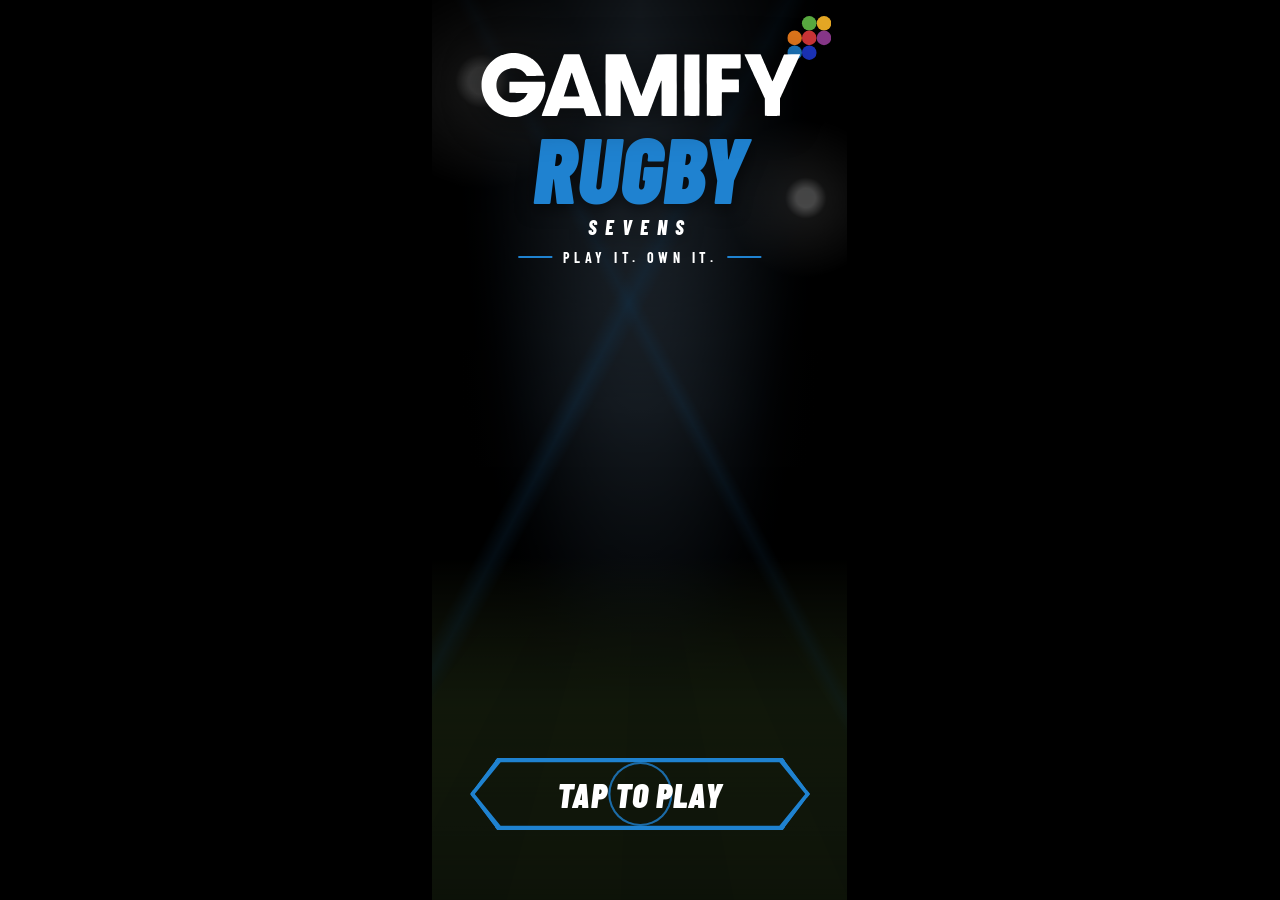
<file: rugby/index.html>
<!doctype html>
<html lang="en">
  <head>
    <meta charset="UTF-8" />
    <meta name="viewport" content="width=device-width, initial-scale=1, maximum-scale=1, user-scalable=no, viewport-fit=cover" />
    <meta name="robots" content="noindex, nofollow" />
    <meta name="apple-mobile-web-app-capable" content="yes" />
    <meta name="mobile-web-app-capable" content="yes" />
    <meta name="apple-mobile-web-app-status-bar-style" content="black" />
    <link rel="icon" href="data:," />
    <title>Rugby</title>
    <!-- Hidden until the stylesheet arrives: a page caught mid-deploy must not ask an upright phone to turn. -->
    <style>#rotate{display:none}@media (orientation:landscape) and (pointer:coarse){#rotate{display:flex}}</style>
    <script type="module" crossorigin src="./assets/index-O0G_rCzC.js"></script>
    <link rel="stylesheet" crossorigin href="./assets/index-SlQZHDQL.css">
  </head>
  <body>
    <div id="stage">
      <div id="game"></div>
      <div id="ui"></div>
    </div>
    <div id="rotate" role="alert">
      <div class="phone"></div>
      <div>Turn your phone upright to play</div>
    </div>
    <div id="fatal" hidden></div>
  </body>
</html>
</file>
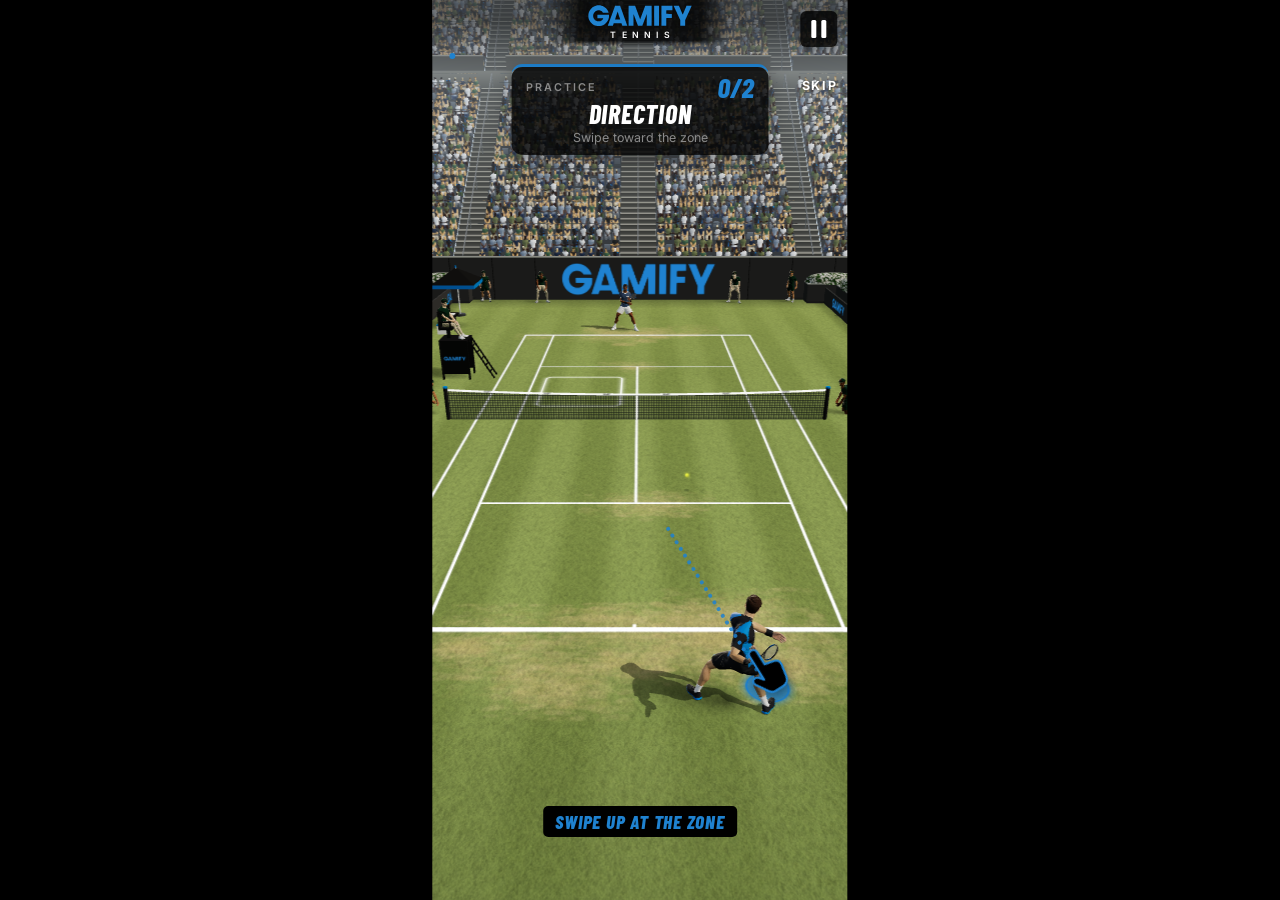
<file: tennis/index.html>
<!doctype html>
<html lang="en">
  <head>
    <meta charset="UTF-8" />
    <meta name="viewport" content="width=device-width, initial-scale=1, maximum-scale=1, user-scalable=no, viewport-fit=cover" />
    <meta name="robots" content="noindex, nofollow" />
    <meta name="apple-mobile-web-app-capable" content="yes" />
    <meta name="mobile-web-app-capable" content="yes" />
    <meta name="apple-mobile-web-app-status-bar-style" content="black" />
    <link rel="icon" href="data:," />
    <title>Tennis</title>
    <script type="module" crossorigin src="./assets/index-CWpYQuH4.js"></script>
    <link rel="stylesheet" crossorigin href="./assets/index-DdNvqfdQ.css">
  </head>
  <body>
    <div id="stage">
      <div id="game"></div>
      <div id="ui"></div>
    </div>
    <div id="rotate" role="alert">
      <div class="phone"></div>
      <div>Turn your phone upright to play</div>
    </div>
    <div id="fatal" hidden></div>
  </body>
</html>
</file>
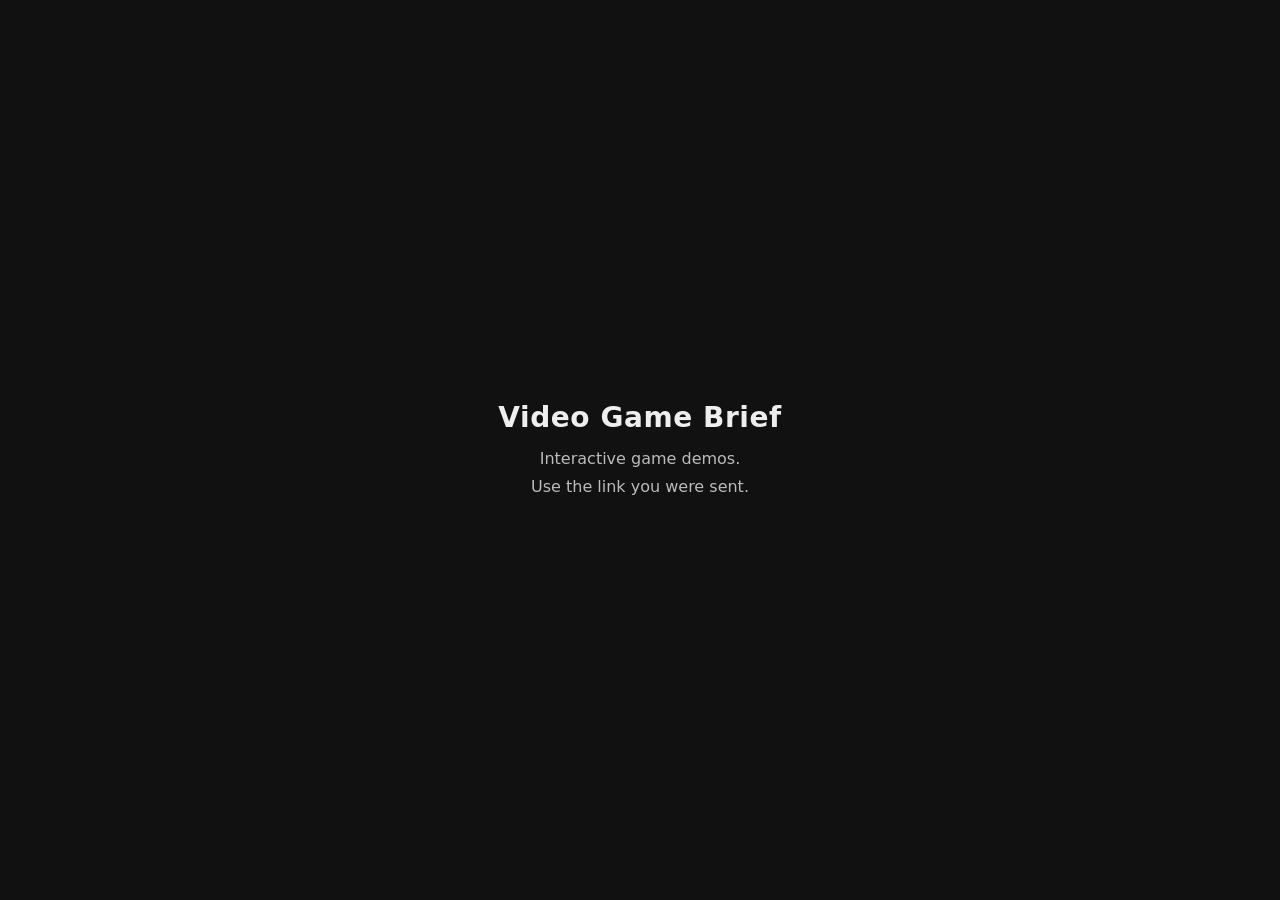
<file: videogamebrief/index.html>
<!doctype html>
<html lang="en">
<head>
<meta charset="utf-8">
<meta name="viewport" content="width=device-width, initial-scale=1">
<meta name="robots" content="noindex, nofollow">
<title>Video Game Brief</title>
<style>
  html,body{height:100%;margin:0}
  body{display:flex;align-items:center;justify-content:center;background:#111;color:#eee;font:16px/1.5 system-ui,-apple-system,Segoe UI,Roboto,Arial,sans-serif;text-align:center;padding:24px;box-sizing:border-box}
  h1{font-size:28px;margin:0 0 8px;letter-spacing:.02em}
  p{margin:4px 0;color:#bbb}
</style>
</head>
<body>
<main>
  <h1>Video Game Brief</h1>
  <p>Interactive game demos.</p>
  <p>Use the link you were sent.</p>
</main>
</body>
</html>
</file>
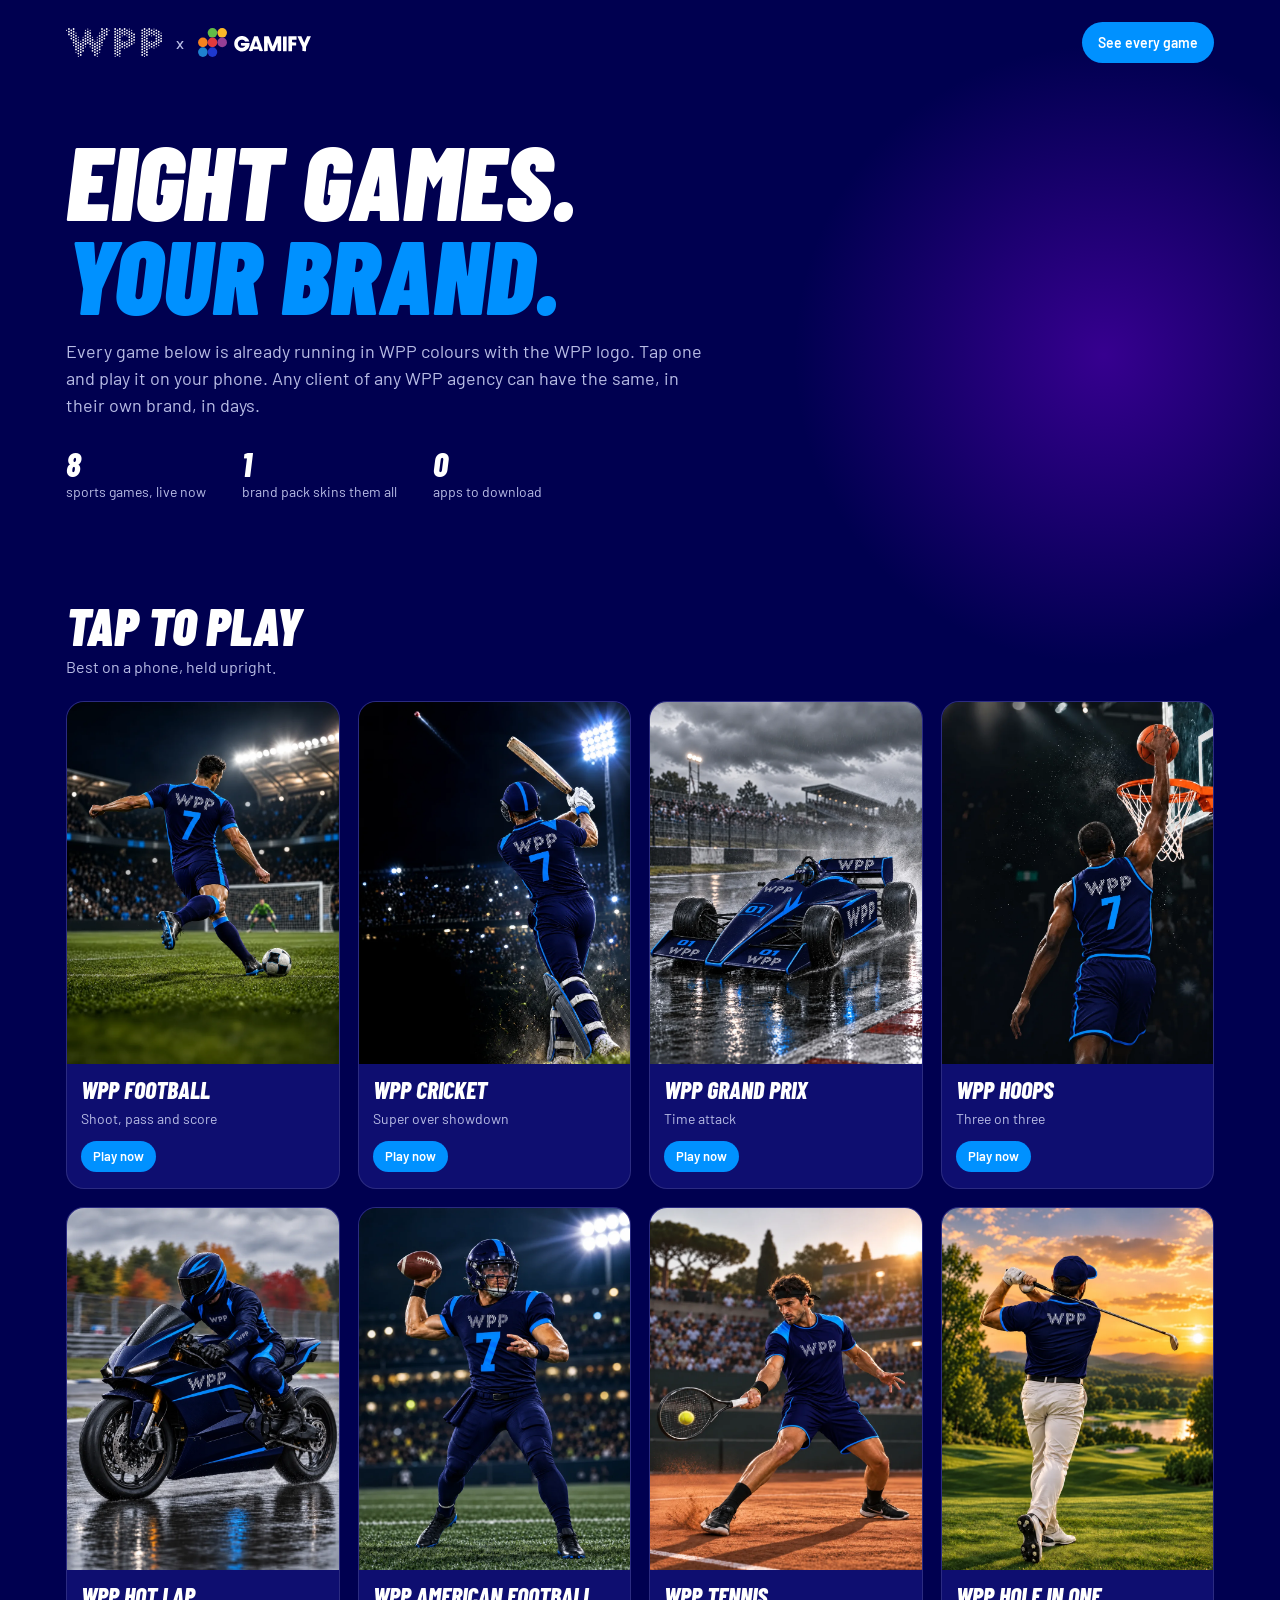
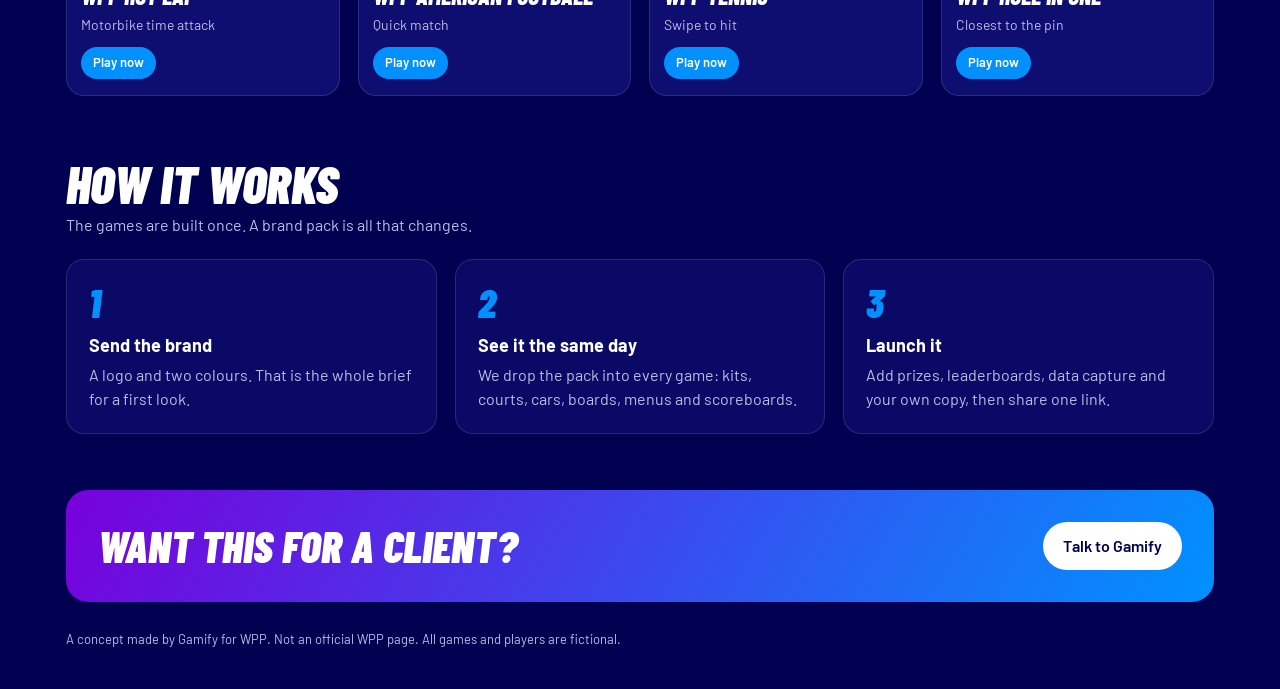
<file: wpp/index.html>
<!doctype html>
<html lang="en">
<head>
<meta charset="utf-8">
<meta name="viewport" content="width=device-width,initial-scale=1,viewport-fit=cover">
<meta name="robots" content="noindex,nofollow">
<title>WPP x Gamify</title>
<meta name="description" content="Eight playable sports games in WPP branding, made by Gamify. A concept for WPP.">
<link rel="preconnect" href="https://fonts.googleapis.com">
<link rel="preconnect" href="https://fonts.gstatic.com" crossorigin>
<link href="https://fonts.googleapis.com/css2?family=Barlow:wght@400;500;600&family=Barlow+Condensed:ital,wght@1,700;1,800;1,900&display=swap" rel="stylesheet">
<style>
:root{--bg:#000050;--bg2:#0A0A66;--card:#0E0E70;--line:rgba(255,255,255,.12);--text:#FFFFFF;--muted:#B9BDE6;--accent:#0091FF;--purple:#7800DC}
*{box-sizing:border-box}
html,body{overflow-x:clip}
body{margin:0;background:var(--bg);color:var(--text);font:16px/1.5 Barlow,system-ui,sans-serif;-webkit-font-smoothing:antialiased}
a{color:inherit}
.wrap{max-width:1180px;margin:0 auto;padding:0 16px}
.display{font-family:'Barlow Condensed',sans-serif;font-style:italic;font-weight:900;text-transform:uppercase;line-height:.9;margin:0}
header.top{display:flex;align-items:center;justify-content:space-between;padding:22px 0}
.lockup{display:flex;align-items:center;gap:14px}
.lockup img{display:block}
.lockup .x{color:var(--muted);font-weight:500}
header.top a.cta{font-weight:600;font-size:14px;text-decoration:none;padding:10px 16px;border-radius:999px;background:var(--accent);color:#fff;white-space:nowrap}
.hero{padding:48px 0 36px;position:relative}
.hero::before{content:"";position:absolute;inset:-40px -200px auto auto;width:620px;height:620px;background:radial-gradient(closest-side,rgba(120,0,220,.45),transparent);pointer-events:none;z-index:-1}
.hero h1{font-size:clamp(48px,9vw,104px)}
.hero h1 span{color:var(--accent)}
.hero p{max-width:640px;color:var(--muted);font-size:18px;margin:18px 0 0}
.stats{display:flex;gap:36px;flex-wrap:wrap;margin-top:28px}
.stats div{font-size:14px;color:var(--muted)}
.stats b{display:block;font-family:'Barlow Condensed',sans-serif;font-style:italic;font-weight:800;font-size:34px;color:var(--text);line-height:1}
h2.display{font-size:clamp(32px,5vw,52px);margin:64px 0 6px}
.lede{color:var(--muted);margin:0 0 22px}
.grid{display:grid;grid-template-columns:repeat(4,1fr);gap:18px}
@media(max-width:900px){.grid{grid-template-columns:repeat(2,1fr)}}
.card{display:block;text-decoration:none;background:var(--card);border:1px solid var(--line);border-radius:18px;overflow:hidden;transition:transform .15s,border-color .15s}
.card:hover,.card:focus-visible{transform:translateY(-3px);border-color:var(--accent);outline:none}
.card .shot{aspect-ratio:3/4;overflow:hidden;background:#000}
.card .shot img{width:100%;height:100%;object-fit:cover;object-position:center;display:block}
.card .body{padding:14px 14px 16px}
.card h3{font-family:'Barlow Condensed',sans-serif;font-style:italic;font-weight:800;text-transform:uppercase;font-size:24px;line-height:1;margin:0}
.card .tag{color:var(--muted);font-size:14px;margin:6px 0 12px}
.chip{display:inline-block;font-size:13px;font-weight:600;padding:6px 12px;border-radius:999px;background:var(--accent);color:#fff}
.steps{display:grid;grid-template-columns:repeat(3,1fr);gap:18px}
@media(max-width:760px){.steps{grid-template-columns:1fr}}
.step{background:var(--bg2);border:1px solid var(--line);border-radius:18px;padding:22px}
.step b{font-family:'Barlow Condensed',sans-serif;font-style:italic;font-weight:900;font-size:40px;color:var(--accent);line-height:1}
.step h4{margin:8px 0 4px;font-size:18px}
.step p{margin:0;color:var(--muted)}
.end{margin:56px 0 0;padding:32px;border-radius:22px;background:linear-gradient(120deg,var(--purple),var(--accent));display:flex;align-items:center;justify-content:space-between;gap:20px;flex-wrap:wrap}
.end h2{margin:0;font-size:clamp(28px,4vw,44px)}
.end a{font-weight:600;text-decoration:none;padding:12px 20px;border-radius:999px;background:#fff;color:var(--bg);white-space:nowrap}
footer{color:var(--muted);font-size:13px;padding:28px 0 40px}
footer a{color:var(--muted)}
</style>
</head>
<body>
<div class="wrap">
  <header class="top">
    <div class="lockup">
      <img src="media/wpp-wordmark.svg" alt="WPP" width="96" height="29">
      <span class="x">x</span>
      <img src="media/gamify-logo-white.svg" alt="Gamify" width="113" height="29">
    </div>
    <a class="cta" href="../library/">See every game</a>
  </header>

  <section class="hero">
    <h1 class="display">Eight games.<br><span>Your brand.</span></h1>
    <p>Every game below is already running in WPP colours with the WPP logo. Tap one and play it on your phone. Any client of any WPP agency can have the same, in their own brand, in days.</p>
    <div class="stats">
      <div><b>8</b>sports games, live now</div>
      <div><b>1</b>brand pack skins them all</div>
      <div><b>0</b>apps to download</div>
    </div>
  </section>

  <h2 class="display">Tap to play</h2>
  <p class="lede">Best on a phone, held upright.</p>
  <div class="grid" id="grid"></div>

  <h2 class="display">How it works</h2>
  <p class="lede">The games are built once. A brand pack is all that changes.</p>
  <div class="steps">
    <div class="step"><b>1</b><h4>Send the brand</h4><p>A logo and two colours. That is the whole brief for a first look.</p></div>
    <div class="step"><b>2</b><h4>See it the same day</h4><p>We drop the pack into every game: kits, courts, cars, boards, menus and scoreboards.</p></div>
    <div class="step"><b>3</b><h4>Launch it</h4><p>Add prizes, leaderboards, data capture and your own copy, then share one link.</p></div>
  </div>

  <div class="end">
    <h2 class="display">Want this for a client?</h2>
    <a href="https://www.gamify.com">Talk to Gamify</a>
  </div>

  <footer>A concept made by Gamify for WPP. Not an official WPP page. All games and players are fictional.</footer>
</div>
<script>
const G=[
  ['football','WPP Football','Shoot, pass and score'],
  ['cricket','WPP Cricket','Super over showdown'],
  ['racing','WPP Grand Prix','Time attack'],
  ['basketball','WPP Hoops','Three on three'],
  ['motorbike','WPP Hot Lap','Motorbike time attack'],
  ['american-football','WPP American Football','Quick match'],
  ['tennis','WPP Tennis','Swipe to hit'],
  ['golf','WPP Hole in One','Closest to the pin'],
];
document.getElementById('grid').innerHTML=G.map(([id,t,tag])=>
  `<a class="card" href="../${id}/?brand=wpp"><div class="shot"><img src="media/${id}.webp" alt="${t}" loading="lazy"></div>`+
  `<div class="body"><h3>${t}</h3><p class="tag">${tag}</p><span class="chip">Play now</span></div></a>`).join('');
</script>
</body>
</html>
</file>
<file: american-football/assets/index-DpmKBcou.css>
@font-face{font-family:Barlow Condensed;font-style:normal;font-display:swap;font-weight:700;src:url(./barlow-condensed-latin-700-normal-v1xN8_Wq.woff2)format("woff2"),url(./barlow-condensed-latin-700-normal-Dmwat-ge.woff)format("woff")}@font-face{font-family:Barlow Condensed;font-style:italic;font-display:swap;font-weight:800;src:url(./barlow-condensed-latin-800-italic-Cnej2eWp.woff2)format("woff2"),url(./barlow-condensed-latin-800-italic-B5BpsPSY.woff)format("woff")}@font-face{font-family:Barlow Condensed;font-style:normal;font-display:swap;font-weight:900;src:url(./barlow-condensed-latin-900-normal-SFh9ViAc.woff2)format("woff2"),url(./barlow-condensed-latin-900-normal-Bz1RFETY.woff)format("woff")}@font-face{font-family:Barlow Condensed;font-style:italic;font-display:swap;font-weight:900;src:url(./barlow-condensed-latin-900-italic-BRE8F-lA.woff2)format("woff2"),url(./barlow-condensed-latin-900-italic-CRRJoTIA.woff)format("woff")}:root{--ui-panel-opacity:.85;--ui-radius:8px}[hidden]{display:none!important}*{box-sizing:border-box}html,body{background:var(--brand-primary,Canvas);height:100%;color:var(--brand-text,CanvasText);touch-action:none;-webkit-user-select:none;user-select:none;-webkit-touch-callout:none;-webkit-tap-highlight-color:transparent;overscroll-behavior:none;margin:0;font-family:system-ui,sans-serif;overflow:hidden}#stage{position:fixed;inset:0}#game{position:absolute;inset:0}#game canvas{width:100%;height:100%;display:block}#rotate{text-align:center;background:var(--brand-primary,Canvas);color:var(--brand-text,CanvasText);z-index:10;flex-direction:column;justify-content:center;align-items:center;gap:16px;padding:24px;font-size:20px;font-weight:700;display:none;position:fixed;inset:0}#rotate .phone{border:4px solid var(--brand-accent,CanvasText);border-radius:var(--ui-radius);width:40px;height:64px;animation:1.6s ease-in-out infinite turn}@keyframes turn{0%,30%{transform:rotate(90deg)}60%,to{transform:rotate(0)}}@media (orientation:landscape) and (pointer:coarse){#rotate{display:flex}}@media (min-aspect-ratio:3/4){#stage{width:min(100vw,46.1538vh);left:50%;right:auto;transform:translate(-50%)}}#fatal{border-radius:var(--ui-radius);background:var(--brand-primary,Canvas);z-index:20;padding:12px;position:fixed;inset:auto 16px 16px}.debug-overlay{top:max(8px, env(safe-area-inset-top));left:max(8px, env(safe-area-inset-left));border-radius:var(--ui-radius);background:rgb(0 0 0/var(--ui-panel-opacity));color:var(--brand-accent,CanvasText);pointer-events:none;z-index:5;padding:4px 8px;font:12px/1.4 ui-monospace,monospace;position:fixed}#ui{pointer-events:none;z-index:3;color:var(--brand-text,CanvasText);font-family:Barlow Condensed,system-ui,sans-serif;position:absolute;inset:0;overflow:hidden}:where(#ui button){font:inherit;color:inherit;cursor:pointer;touch-action:none;-webkit-user-select:none;user-select:none;border:0}.panel{background:rgb(10 12 18/var(--ui-panel-opacity));border-radius:var(--ui-radius)}.btn{letter-spacing:.04em;clip-path:polygon(10px 0,100% 0,calc(100% - 10px) 100%,0 100%);pointer-events:auto;min-width:56px;min-height:56px;padding:0 22px;font-size:20px;font-style:italic;font-weight:900}.btn-primary{background:var(--brand-accent);color:var(--brand-primary)}.btn-ghost{box-shadow:inset 0 0 0 2px var(--brand-text-muted);background:#0a0c12e6}.btn-big{min-height:64px;padding:0 34px;font-size:26px}.btn:active{transform:scale(.96)}.scorebug{top:max(6px, env(safe-area-inset-top));white-space:nowrap;border-bottom:3px solid var(--brand-accent);background:#0a0c12eb;grid-template-columns:1fr auto auto 1fr;grid-template-areas:"home hs as away""down spot spot clock";font-size:16px;font-weight:800;display:grid;position:absolute;left:3%;right:3%}.scorebug>div{align-items:center;padding:3px 10px;display:flex}.sb-home{background:var(--brand-accent);color:var(--brand-primary);clip-path:polygon(0 0,100% 0,100% 100%,8px 100%);grid-area:home;justify-content:flex-end;font-size:18px;font-style:italic}.sb-away{color:#141820;clip-path:polygon(0 0,100% 0,calc(100% - 8px) 100%,0 100%);background:#c8cdd6f2;grid-area:away;font-size:18px;font-style:italic}.sb-score{justify-content:center;min-width:40px;font-size:24px;font-weight:900}.sb-score:nth-of-type(4){grid-area:hs}.sb-score:nth-of-type(5){grid-area:as}.sb-down{color:var(--brand-text);grid-area:down}.sb-spot{color:var(--brand-text-muted);grid-area:spot;justify-content:center;font-size:14px;font-weight:700}.sb-clock{color:var(--brand-accent);grid-area:clock;justify-content:flex-end}.scorebug.flash{animation:.9s ease-out 2 flash}@keyframes flash{50%{box-shadow:0 0 24px var(--brand-accent)}}.playcall{left:3%;right:3%;bottom:max(4%, env(safe-area-inset-bottom));pointer-events:auto;border-top:3px solid var(--brand-accent);background:#080a10d1;border-radius:10px;flex-direction:column;gap:6px;padding:8px 10px 10px;display:flex;position:absolute}.playcall-top{align-items:center;gap:6px;display:flex}.playcall-title{letter-spacing:.02em;white-space:nowrap;flex-shrink:1;min-width:0;padding:0 4px;font-size:20px;font-style:italic;font-weight:900;overflow:hidden;background:0 0!important}.playcall-clock{color:var(--brand-accent);text-align:center;min-width:44px;padding:4px 10px;font-size:18px;font-weight:900}.playcall-spacer{flex:1}.playcall .btn{white-space:nowrap;flex-shrink:0;min-height:56px;padding:0 12px;font-size:18px}.cards{grid-template-columns:repeat(2,1fr);gap:8px;display:grid}.card{text-align:left;pointer-events:auto;background:#ffffff0a;border-radius:8px;flex-direction:column;align-items:stretch;gap:0;height:clamp(86px,13vh,124px);padding:6px 10px 4px;display:flex;position:relative;box-shadow:inset 0 0 0 1px #ffffff2e}.card.suggested{box-shadow:inset 0 0 0 2px var(--brand-accent)}.card.selected{box-shadow:inset 0 0 0 3px var(--brand-accent), 0 0 18px color-mix(in srgb, var(--brand-accent) 30%, transparent);background:#ffffff1f}.card-name{font-size:17px;font-style:italic;font-weight:900;line-height:1}.card-type{letter-spacing:.06em;color:var(--brand-accent);font-size:12px;font-weight:700}.card-cycle{color:var(--brand-text-muted);font-size:12px;position:absolute;top:6px;right:8px}.card svg{width:100%;min-height:0;color:var(--brand-text);flex:1}.icons-lines{pointer-events:none;width:100%;height:100%;position:absolute;inset:0}.icons-lines line{stroke:var(--brand-text);stroke-width:1.5px;opacity:.7}.ricon{width:var(--ui-icon-size);height:var(--ui-icon-size);margin:calc(var(--ui-icon-size) / -2) 0 0 calc(var(--ui-icon-size) / -2);pointer-events:auto;box-shadow:0 0 0 4px var(--ui-contested), 0 0 16px var(--ui-contested);will-change:transform;background:radial-gradient(circle,#0a0c12eb 60%,#0a0c1299);border-radius:50%;place-items:center;display:grid;position:absolute;top:0;left:0}.ricon[data-state=open]{box-shadow:0 0 0 4px var(--ui-open), 0 0 20px var(--ui-open)}.ricon[data-state=covered]{box-shadow:0 0 0 4px var(--ui-covered), 0 0 14px var(--ui-covered)}.ricon.holding{scale:1.15}.ricon-letter{font-size:28px;font-weight:900;line-height:1}.ricon-ring{pointer-events:none;width:calc(100% + 24px);height:calc(100% + 24px);position:absolute;inset:-12px}.ricon-band{stroke:var(--ui-open);stroke-width:9px;opacity:0}.ricon-fill{stroke:var(--brand-accent);stroke-width:7px;stroke-linecap:round}.ricon.holding .ricon-band{opacity:.55}.ricon.in-band .ricon-fill{stroke:var(--ui-open)}.ricon-tag{letter-spacing:.04em;white-space:nowrap;background:#0a0c12d9;border-radius:4px;margin-top:6px;padding:1px 6px;font-size:13px;font-weight:900;position:absolute;top:100%}.ricon[data-state=open] .ricon-tag{color:var(--ui-open)}.ricon[data-state=covered] .ricon-tag{color:var(--ui-covered)}.hint{letter-spacing:.04em;white-space:nowrap;border-left:4px solid var(--brand-accent);background:#0a0c12d9;padding:8px 16px;font-size:15px;font-weight:800;position:absolute;bottom:5%;left:50%;transform:translate(-50%)skew(-10deg)}.hint-key{color:var(--brand-accent);font-weight:900}.hint-sep{vertical-align:middle;background:var(--brand-text-muted);width:2px;height:16px;margin:0 12px;display:inline-block}.tap-layer{pointer-events:auto;position:absolute;inset:0}.catchring{pointer-events:none;will-change:transform;position:absolute;top:0;left:0}.cr-outer,.cr-inner{border-radius:50%;position:absolute;top:0;left:0;transform:translate(-50%,-50%)}.cr-outer{border:6px solid var(--brand-accent);width:150px;height:150px;box-shadow:0 0 18px var(--brand-accent)}.cr-inner{border:3px solid var(--brand-text);width:70px;height:70px}.cr-label{white-space:nowrap;background:var(--brand-accent);color:var(--brand-primary);padding:4px 14px;font-size:26px;font-style:italic;font-weight:900;position:absolute;top:58px;left:0;transform:translate(-50%)rotate(-4deg)}.cr-chance{border:2px solid var(--brand-accent);background:#0a0c12e6;padding:4px 10px;font-size:14px;font-weight:800;line-height:1;position:absolute;top:-70px;left:86px}.cr-chance b{color:var(--brand-accent);font-size:28px;display:block}.catchring.graded .cr-outer{border-color:var(--ui-open);box-shadow:0 0 24px var(--ui-open)}.catchring:not(.hot):not(.graded) .cr-outer{border-color:var(--brand-text);box-shadow:none;opacity:.7}.catchring:not(.hot):not(.graded) .cr-label{color:var(--brand-text);background:#0a0c12e6}.catchring.hot .cr-label{animation:.25s ease-in-out infinite alternate throb}@keyframes throb{to{transform:translate(-50%)rotate(-4deg)scale(1.12)}}.catchring.missed .cr-outer{border-color:var(--ui-covered);box-shadow:0 0 24px var(--ui-covered)}.catchring.missed .cr-label{background:var(--ui-covered);color:var(--brand-text)}.cr-chip{font-size:22px;font-style:italic;font-weight:900;display:block}.cr-chip:empty{display:none}.cr-chip.up{color:var(--ui-open);animation:.5s cubic-bezier(.2,1.6,.4,1) chip}.cr-chip.down{color:var(--ui-covered);animation:.5s cubic-bezier(.2,1.6,.4,1) chip}@keyframes chip{0%{opacity:0;transform:scale(2)}}.yardtick{pointer-events:none;will-change:transform;text-align:center;min-width:60px;color:var(--brand-text);box-shadow:inset 0 -3px 0 var(--brand-accent);clip-path:polygon(8px 0,100% 0,calc(100% - 8px) 100%,0 100%);background:#0a0c12e6;margin-top:10px;padding:2px 10px;font-size:28px;font-style:italic;font-weight:900;line-height:1.1;position:absolute;top:0;left:0}.yardtick.first{background:var(--brand-accent);color:var(--brand-primary);box-shadow:none}.steer-hint{text-align:center;width:max-content;max-width:95%;color:var(--brand-accent);text-shadow:0 2px 6px #000c;pointer-events:none;font-size:18px;font-weight:800;position:absolute;bottom:calc(22% + 84px);left:50%;transform:translate(-50%)}.coach{text-align:center;pointer-events:none;flex-direction:column;align-items:center;gap:4px;display:flex;position:absolute;top:40%;left:4%;right:4%}.coach[data-where=top]{top:15%}.coach-head{background:var(--brand-accent);color:var(--brand-primary);clip-path:polygon(10px 0,100% 0,calc(100% - 10px) 100%,0 100%);padding:4px 18px;font-size:28px;font-style:italic;font-weight:900}.coach-sub{background:#0a0c12e0;border-radius:4px;padding:4px 12px;font-size:17px;font-weight:700}.coach.in{animation:.35s cubic-bezier(.2,1.6,.4,1) slam}.runctl{grid-template-columns:1fr 1fr;display:grid;position:absolute;inset:0}.run-left,.run-right{pointer-events:auto;position:relative}.stick-base{pointer-events:none;width:0;height:0;position:absolute;top:0;left:0}.stick-base.rest{opacity:.7;top:78%;left:50%}.stick-arrows{width:140px;color:var(--brand-accent);text-shadow:0 1px 4px #000c;justify-content:space-between;padding:0 12px;font-size:56px;font-weight:900;line-height:1;display:flex;position:absolute;transform:translate(-50%,-50%)}.stick-base:before{content:"";background:#ffffff1a;border-radius:50%;width:140px;height:140px;position:absolute;transform:translate(-50%,-50%);box-shadow:inset 0 0 0 3px #ffffff59}.stick-knob{background:#e6e6ebd9;border-radius:50%;width:64px;height:64px;position:absolute;transform:translate(-50%,-50%);box-shadow:0 2px 10px #00000080}.sprint-btn{width:96px;height:96px;box-shadow:0 0 0 5px var(--brand-accent);background:#0a0c12d9;border-radius:50%;font-size:22px;font-style:italic;font-weight:900;position:absolute;bottom:12%;right:5%}.sprint-btn.on{background:var(--brand-accent);color:var(--brand-primary)}.stamina{pointer-events:none;background:#fff3;border-radius:5px;width:96px;height:10px;position:absolute;bottom:8%;right:5%;overflow:hidden}.stamina-fill{background:var(--brand-accent);width:100%;height:100%}.swipe-hints{width:max-content;color:var(--brand-accent);text-shadow:0 2px 6px #000c;pointer-events:none;gap:6px;font-size:18px;font-weight:800;display:grid;position:absolute;top:16%;left:50%;transform:translate(-50%)}.swipe-hints b{color:var(--brand-text)}.pops{pointer-events:none;position:absolute;inset:0}.pop{white-space:nowrap;clip-path:polygon(10px 0,100% 0,calc(100% - 10px) 100%,0 100%);padding:0 14px 2px;font-size:26px;font-style:italic;font-weight:900;animation:1.1s ease-out forwards pop;position:absolute;transform:translate(-50%,-100%)}.pop-big{font-size:36px}.pop-good{background:var(--brand-accent);color:var(--brand-primary)}.pop-bad{background:var(--brand-text);color:var(--brand-primary);box-shadow:inset 6px 0 0 var(--ui-covered)}.pop-plain{color:var(--brand-text);box-shadow:inset 0 -3px 0 var(--brand-accent);background:#0a0c12e6}@keyframes pop{0%{opacity:0;transform:translate(-50%,-60%)scale(.5)}15%{opacity:1;transform:translate(-50%,-100%)scale(1.15)}30%{transform:translate(-50%,-100%)scale(1)}70%{opacity:1;transform:translate(-50%,-150%)scale(1)}to{opacity:0;transform:translate(-50%,-190%)scale(1)}}.banner{pointer-events:auto;flex-direction:column;gap:10px;display:flex;position:absolute;top:15%;left:4%;right:4%}.banner-head{text-align:center;text-transform:uppercase;background:var(--brand-accent);color:var(--brand-primary);clip-path:polygon(3% 8%,40% 0,100% 4%,97% 92%,60% 100%,0 96%);align-self:stretch;padding:12px 22px 14px;font-size:clamp(30px,5vh,46px);font-style:italic;font-weight:900;line-height:.98;transform:rotate(-3deg)}.banner-head[data-tone=bad]{background:var(--brand-text)}.banner.in .banner-head{animation:.35s cubic-bezier(.2,1.6,.4,1) slam}@keyframes slam{0%{opacity:0;transform:rotate(-3deg)scale(1.8)}}.why{background:#0e1016f0;border-radius:6px;padding:18px 14px 8px;position:relative;box-shadow:inset 0 0 0 1px #ffffff1f}.why-tag{background:var(--brand-accent);color:var(--brand-primary);clip-path:polygon(8px 0,100% 0,calc(100% - 8px) 100%,0 100%);padding:2px 16px;font-size:18px;font-style:italic;font-weight:900;position:absolute;top:-12px;left:10px}.why-row{border-bottom:1px solid #ffffff1a;justify-content:space-between;gap:12px;padding:5px 0;font-size:16px;display:flex}.why-row:last-child{border-bottom:0}.why-label{color:var(--brand-text-muted);font-weight:700}.why-value{text-align:right;font-weight:800}.tone-good{color:var(--ui-open)}.tone-bad{color:var(--ui-covered)}.btn-next{align-self:flex-end}.title,.fourth,.info,.final{pointer-events:auto;place-items:center;display:grid;position:absolute;inset:0}.title{background:radial-gradient(#0000008c,#000000d9);place-items:end start;overflow:hidden;container-type:inline-size}.title.has-hero{background:var(--brand-primary)}.title-hero,.title-shade{width:100%;height:100%;position:absolute;inset:0}.title-hero{object-fit:cover;object-position:85% 15%}.title-shade{background:linear-gradient(90deg,#000000b3 0%,#00000026 60%,#0000 85%),linear-gradient(#0000 38%,#0000008c 65%,#000000f2 100%)}.title-box{max-width:100%;padding:0 24px calc(28px + env(safe-area-inset-bottom)) 24px;text-align:left;flex-direction:column;align-items:flex-start;gap:8px;display:flex;position:relative}.title-logo{width:auto;height:clamp(30px,10cqi,46px);color:var(--brand-accent);margin-bottom:4px;display:block}.title-kicker{color:var(--brand-accent);font-size:clamp(30px,9.5cqi,44px);font-style:italic;font-weight:900;line-height:.95}.title-word{letter-spacing:-.01em;color:var(--brand-text);margin-bottom:6px;font-size:clamp(60px,21cqi,104px);font-style:italic;font-weight:900;line-height:.82}.title-word-accent{color:var(--brand-accent)}.title-sub{letter-spacing:.14em;color:var(--brand-text);margin-bottom:10px;font-size:14px;font-weight:800}.title-sub:before{content:"◆";color:var(--brand-accent);vertical-align:1px;margin-right:8px;font-size:11px}.btn-start{letter-spacing:.16em;min-width:220px;min-height:60px;font-size:24px}.title-help{color:var(--brand-text-muted);letter-spacing:.1em;text-transform:uppercase;margin-top:6px;font-size:13px;font-weight:800}.title-how{min-height:56px;color:var(--brand-text-muted);letter-spacing:.14em;pointer-events:auto;background:0 0;padding:0;font-size:14px;font-weight:800}.title-how:after{content:"";border-bottom:2px solid;border-right:2px solid;width:7px;height:7px;margin-left:10px;display:inline-block;transform:translateY(-3px)rotate(45deg)}.title-how[aria-expanded=true]:after{transform:translateY(1px)rotate(225deg)}.title-steps{max-width:340px;color:var(--brand-text);margin:-6px 0 0;padding-left:20px;font-size:15px;font-weight:600;line-height:1.4}.fourth{pointer-events:none}.fourth-box,.info-box{pointer-events:auto;border-top:4px solid var(--brand-accent);flex-direction:column;align-items:center;gap:8px;padding:16px 24px;display:flex}.fourth-title,.info-title{color:var(--brand-accent);font-size:34px;font-style:italic;font-weight:900}.fourth-sub,.info-body{color:var(--brand-text);font-size:18px;font-weight:700}.fourth-row{flex-direction:column;align-self:stretch;gap:10px;margin-top:6px;display:flex}.info-skip{letter-spacing:.06em;color:var(--brand-text-muted);margin-top:4px;font-size:14px;font-weight:800}.info.in .info-box{animation:.35s cubic-bezier(.2,1.6,.4,1) slam}.final{background:#0009}.final-title{color:var(--brand-accent);font-size:56px;font-style:italic;font-weight:900;line-height:1}.final-score{font-size:34px;font-style:italic;font-weight:900}.final-line{color:var(--brand-text-muted);margin-bottom:8px;font-weight:700}.ricon:not(.holding) .ricon-fill{opacity:0}.fourth-box,.info-box,.final-box{max-width:92%}.bigscreen{pointer-events:auto;background:#000000b8;justify-content:center;align-items:center;display:flex;position:absolute;inset:0}.bigscreen-frame{aspect-ratio:16/9;border:4px solid var(--brand-accent);background:#000;border-radius:6px;width:96%;animation:.35s cubic-bezier(.2,1.6,.4,1) slam;position:relative;overflow:hidden;box-shadow:0 0 0 4px #000000d9,0 0 40px #000000b3}.bigscreen-frame.tall{width:auto;max-width:96%;height:86%}.bigscreen-video{object-fit:cover;width:100%;height:100%;display:block}.bigscreen-tag{background:var(--brand-accent);color:var(--brand-primary);clip-path:polygon(0 0,100% 0,calc(100% - 10px) 100%,0 100%);align-items:center;gap:8px;padding:4px 14px 4px 10px;font-size:20px;font-style:italic;font-weight:900;display:flex;position:absolute;bottom:0;left:0}.bigscreen-live{background:var(--brand-primary);color:var(--brand-accent);padding:0 6px;font-size:13px}
</file>
<file: rugby/assets/index-SlQZHDQL.css>
@font-face{font-family:Barlow Condensed;font-style:normal;font-display:swap;font-weight:700;src:url(./barlow-condensed-latin-700-normal-v1xN8_Wq.woff2)format("woff2"),url(./barlow-condensed-latin-700-normal-Dmwat-ge.woff)format("woff")}@font-face{font-family:Barlow Condensed;font-style:italic;font-display:swap;font-weight:800;src:url(./barlow-condensed-latin-800-italic-Cnej2eWp.woff2)format("woff2"),url(./barlow-condensed-latin-800-italic-B5BpsPSY.woff)format("woff")}@font-face{font-family:Barlow Condensed;font-style:normal;font-display:swap;font-weight:900;src:url(./barlow-condensed-latin-900-normal-SFh9ViAc.woff2)format("woff2"),url(./barlow-condensed-latin-900-normal-Bz1RFETY.woff)format("woff")}@font-face{font-family:Barlow Condensed;font-style:italic;font-display:swap;font-weight:900;src:url(./barlow-condensed-latin-900-italic-BRE8F-lA.woff2)format("woff2"),url(./barlow-condensed-latin-900-italic-CRRJoTIA.woff)format("woff")}:root{--ui-panel-opacity:.85;--ui-radius:8px}[hidden]{display:none!important}*{box-sizing:border-box}html,body{background:var(--brand-primary,Canvas);height:100%;color:var(--brand-text,CanvasText);touch-action:none;-webkit-user-select:none;user-select:none;-webkit-touch-callout:none;-webkit-tap-highlight-color:transparent;overscroll-behavior:none;margin:0;font-family:system-ui,sans-serif;overflow:hidden}#stage{position:fixed;inset:0}#game{position:absolute;inset:0}#game canvas{width:100%;height:100%;display:block}#rotate{text-align:center;background:var(--brand-primary,Canvas);color:var(--brand-text,CanvasText);z-index:10;flex-direction:column;justify-content:center;align-items:center;gap:16px;padding:24px;font-size:20px;font-weight:700;display:none;position:fixed;inset:0}#rotate .phone{border:4px solid var(--brand-accent,CanvasText);border-radius:var(--ui-radius);width:40px;height:64px;animation:1.6s ease-in-out infinite turn}@keyframes turn{0%,30%{transform:rotate(90deg)}60%,to{transform:rotate(0)}}@media (orientation:landscape) and (pointer:coarse){#rotate{display:flex}}@media (min-aspect-ratio:3/4){#stage{width:min(100vw,46.1538vh);left:50%;right:auto;transform:translate(-50%)}}#fatal{border-radius:var(--ui-radius);background:var(--brand-primary,Canvas);z-index:20;padding:12px;position:fixed;inset:auto 16px 16px}.debug-overlay{top:max(8px, env(safe-area-inset-top));left:max(8px, env(safe-area-inset-left));border-radius:var(--ui-radius);background:rgb(0 0 0/var(--ui-panel-opacity));color:var(--brand-accent,CanvasText);pointer-events:none;z-index:5;padding:4px 8px;font:12px/1.4 ui-monospace,monospace;position:fixed}#ui{pointer-events:none;font-family:Barlow Condensed,system-ui,sans-serif;position:absolute;inset:0}.score-bug{top:max(10px, env(safe-area-inset-top));letter-spacing:.02em;background:rgb(0 0 0/var(--ui-panel-opacity));border-left:4px solid var(--brand-accent,CanvasText);align-items:stretch;height:34px;font-size:18px;font-style:italic;font-weight:800;display:flex;position:absolute;left:12px;right:12px;transform:skew(-8deg)}.score-bug>span{align-items:center;padding:0 8px;display:flex;transform:skew(8deg)}.score-bug .team{white-space:nowrap;flex:1;min-width:0;overflow:hidden}.score-bug .home{background:var(--brand-accent,CanvasText);color:var(--brand-primary,Canvas)}.score-bug .away{color:var(--brand-text,CanvasText);border-left:2px solid var(--brand-text-muted,GrayText)}.score-bug .score{min-width:30px;color:var(--brand-text,CanvasText);justify-content:center;font-size:22px}.score-bug .clock{color:var(--brand-text-muted,GrayText);font-size:13px;font-style:normal}.banner{text-align:center;color:var(--brand-accent,CanvasText);text-shadow:0 3px 10px #000000b3;pointer-events:none;font-size:40px;font-style:italic;font-weight:900;position:absolute;top:22%;left:0;right:0}.banner.big{letter-spacing:-.02em;font-size:96px}.banner.pop{animation:.35s cubic-bezier(.2,1.6,.4,1) pop}@keyframes pop{0%{opacity:0;transform:scale(.4)skew(-8deg)}to{opacity:1;transform:scale(1)skew(-8deg)}}.controls{pointer-events:none;position:absolute;inset:0}.controls.off{opacity:.35}.stick-zone{pointer-events:auto;touch-action:none;width:38%;height:40%;position:absolute;bottom:3%;left:0}.stick-base{opacity:.9;background:#00000059;border:2px solid #ffffff59;border-radius:50%;width:140px;height:140px;position:absolute;transform:translate(-50%,-50%)}.stick-base.rest{opacity:.55;top:62%;left:50%}.stick-knob{background:#ffffffbf;border-radius:50%;width:56px;height:56px;position:absolute;top:50%;left:50%;box-shadow:0 2px 8px #00000080}.swipe-zone{pointer-events:auto;touch-action:none;width:60%;position:absolute;top:14%;bottom:0;right:0}.grade{text-align:center;color:var(--brand-accent,CanvasText);text-shadow:0 2px 8px #000000b3;pointer-events:none;font:italic 900 34px Barlow Condensed,system-ui,sans-serif;position:absolute;top:42%;left:0;right:0}.grade.miss{color:var(--brand-text-muted,GrayText)}.hint{text-align:center;letter-spacing:.06em;color:var(--brand-text,CanvasText);text-shadow:0 2px 6px #000c;pointer-events:none;font:800 16px Barlow Condensed,system-ui,sans-serif;position:absolute;top:50%;left:0;right:0}.ctl-pad{pointer-events:none;width:55%;height:40%;position:absolute;bottom:3%;right:0}.ctl-btn{width:var(--size);height:var(--size);border:2px solid var(--brand-accent,CanvasText);color:var(--brand-text,CanvasText);letter-spacing:.04em;opacity:.55;pointer-events:auto;touch-action:none;background:#0000008c;border-radius:50%;padding:0;font:italic 800 15px Barlow Condensed,system-ui,sans-serif;position:absolute}.ctl-btn.down{opacity:.9;box-shadow:0 0 18px var(--brand-accent,CanvasText)}.ctl-btn:disabled{opacity:.25;border-color:var(--brand-text-muted,GrayText)}.ctl-sprint{bottom:84px;right:8px}.ctl-pass-l{bottom:18px;right:168px}.ctl-pass-r{bottom:18px;right:88px}.ctl-kick{bottom:112px;right:112px}.ctl-sprint.tired .ctl-ring circle{stroke:var(--brand-text-muted,GrayText)}.ctl-btn.none{border-color:var(--brand-text-muted,GrayText);opacity:.3}.ctl-label{position:relative}.ctl-ring{pointer-events:none;width:calc(100% + 12px);height:calc(100% + 12px);position:absolute;inset:-6px;transform:rotate(-90deg)}.ctl-ring circle{fill:none;stroke:var(--brand-accent,CanvasText);stroke-width:5px;stroke-linecap:round}.controls.offload .ctl-pass-l,.controls.offload .ctl-pass-r{opacity:1;box-shadow:0 0 0 4px var(--brand-accent,CanvasText);animation:.18s ease-in-out infinite alternate offload-pulse}@keyframes offload-pulse{0%{transform:scale(1)}to{transform:scale(1.12)}}.why{left:12px;right:12px;top:calc(max(10px, env(safe-area-inset-top)) + 64px);color:var(--brand-text,CanvasText);letter-spacing:.02em;text-align:center;pointer-events:none;background:#0009;border-radius:6px;padding:6px 10px;font-size:15px;font-weight:600;position:absolute}.controls.defence .ctl-pass-r.ready{opacity:1;background:var(--brand-accent,CanvasText);color:var(--brand-primary,Canvas)}.controls.kickoff .ctl-kick{opacity:1}.kick-menu{pointer-events:none;width:64px;height:64px;position:absolute;bottom:112px;right:112px}.kick-opt{border:2px solid var(--brand-accent,CanvasText);width:62px;height:62px;color:var(--brand-text,CanvasText);pointer-events:auto;background:#000000bf;border-radius:50%;place-items:center;font:italic 800 14px Barlow Condensed,system-ui,sans-serif;display:grid;position:absolute}.kick-opt.on{background:var(--brand-accent,CanvasText);color:var(--brand-primary,Canvas)}.kick-chip{top:-60px;left:-70px}.kick-box{top:-76px;left:1px}.kick-grubber{top:6px;left:-86px}.kick-touch{display:none;top:-26px;left:-150px}.kick-menu.touch .kick-touch{display:grid}.prompt{text-align:center;letter-spacing:.03em;color:var(--brand-accent,CanvasText);text-shadow:0 3px 10px #000c;pointer-events:none;font:italic 900 24px Barlow Condensed,system-ui,sans-serif;position:absolute;top:44%;left:0;right:0}.controls.defence .ctl-kick{opacity:.12}.sp{color:var(--brand-text,CanvasText);pointer-events:auto;touch-action:none;z-index:3;background:linear-gradient(#0000,#0000008c 18%,#000000b3);flex-direction:column;align-items:center;gap:10px;padding:16px;font-family:Barlow Condensed,system-ui,sans-serif;display:flex;position:absolute;inset:22% 0 0}.sp.sp-light{pointer-events:none;background:0 0;bottom:auto}.sp.sp-goal{top:auto;bottom:calc(max(16px, env(safe-area-inset-bottom)) + 40px)}.sp-title{letter-spacing:.02em;color:var(--brand-accent,CanvasText);text-shadow:0 3px 10px #000000b3;text-align:center;margin-top:8%;font:italic 900 34px Barlow Condensed,system-ui,sans-serif}.sp-sub{opacity:.85;text-align:center;font-size:16px;font-weight:600}.sp-body{flex-direction:column;align-items:center;gap:14px;width:100%;display:flex}.sp-row{flex-wrap:wrap;justify-content:center;gap:10px;width:100%;display:flex}.sp-btn{border:2px solid var(--brand-accent,CanvasText);min-width:100px;min-height:56px;color:var(--brand-text,CanvasText);letter-spacing:.03em;background:#0009;border-radius:12px;padding:0 14px;font:italic 800 18px Barlow Condensed,system-ui,sans-serif}.sp-btn:disabled{opacity:.3}.sp-cards{grid-template-columns:1fr 1fr;gap:10px;width:100%;max-width:420px;display:grid}.sp-card{min-height:132px;color:var(--brand-text,CanvasText);background:#0a0a0acc;border:2px solid #ffffff40;border-radius:14px;flex-direction:column;align-items:center;gap:4px;padding:10px 8px;font-family:Barlow Condensed,system-ui,sans-serif;display:flex;position:relative}.sp-card.coach{border-color:var(--brand-accent,CanvasText);box-shadow:0 0 16px var(--brand-accent,CanvasText)}.sp-lines{width:70px;height:56px}.sp-lines polyline{fill:none;stroke:var(--brand-accent,CanvasText);stroke-width:2.5px;stroke-linecap:round;stroke-linejoin:round}.sp-lines .ball{fill:var(--brand-text,CanvasText)}.sp-card-name{font:italic 900 20px Barlow Condensed,system-ui,sans-serif}.sp-card-line{opacity:.8;font-size:13px}.sp-coach{background:var(--brand-accent,CanvasText);color:var(--brand-primary,Canvas);letter-spacing:.05em;border-radius:6px;padding:1px 8px;font:800 11px Barlow Condensed,system-ui,sans-serif;position:absolute;top:-9px}.sp-clock{width:40px;height:40px;transform:rotate(-90deg)}.sp-clock circle{fill:none;stroke-width:4px}.sp-clock .bg{stroke:#fff3}.sp-clock .fg{stroke:var(--brand-accent,CanvasText)}.sp-bar{background:#ffffff26;border:2px solid #ffffff59;border-radius:15px;width:86%;height:30px;position:relative}.sp-zone{background:var(--brand-accent,CanvasText);opacity:.8;position:absolute;top:0;bottom:0}.sp-marker{background:var(--brand-text,CanvasText);border-radius:3px;width:6px;margin-left:-3px;position:absolute;top:-8px;bottom:-8px;box-shadow:0 0 8px #000c}.sp-dial{width:190px;height:190px}.sp-dial .rim{fill:#00000080;stroke:#ffffff4d;stroke-width:8px}.sp-dial .zone{fill:none;stroke:var(--brand-accent,CanvasText);stroke-width:8px}.sp-dial .needle{stroke:var(--brand-text,CanvasText);stroke-width:4px;stroke-linecap:round}.sp-dial .needle.in{stroke:var(--brand-accent,CanvasText)}.sp-pips{gap:12px;display:flex}.sp-pip{border:2px solid #ffffff80;border-radius:50%;width:18px;height:18px}.sp-pip.hit{background:var(--brand-accent,CanvasText);border-color:var(--brand-accent,CanvasText)}.sp-pip.miss{background:#ffffff40}.ctl-ring .ctl-sweet{fill:none;stroke:var(--brand-accent,CanvasText);stroke-width:10px;opacity:.45}.add-ui{pointer-events:none;position:absolute;inset:0}.add-ui [hidden]{display:none!important}.pill{pointer-events:auto;border:2px solid var(--brand-accent,CanvasText);min-height:56px;color:var(--brand-text,CanvasText);letter-spacing:.03em;touch-action:none;background:#0009;border-radius:12px;padding:0 18px;font:italic 800 18px Barlow Condensed,system-ui,sans-serif}.pill:active{background:var(--brand-accent,CanvasText);color:var(--brand-primary,Canvas)}.add-player{z-index:4;position:absolute;bottom:29%;right:16px}.call-chip{left:50%;bottom:calc(max(16px, env(safe-area-inset-bottom)) + 4px);z-index:4;position:absolute;transform:translate(-50%)}.ruck-arc{pointer-events:none;position:absolute;transform:translate(-50%,-50%)}.ruck-arc svg{width:100%;display:block}.arc-back{fill:none;stroke:#0009;stroke-width:10px}.arc-fill{fill:none;stroke:var(--brand-accent,CanvasText);stroke-width:10px;stroke-linecap:round}.ruck-arc.defending .arc-fill{stroke:var(--brand-text-muted,GrayText)}.ruck-word{text-align:center;color:var(--brand-accent,CanvasText);text-shadow:0 3px 10px #000c;white-space:nowrap;font:italic 900 30px Barlow Condensed,system-ui,sans-serif}.goal-pad{pointer-events:auto;touch-action:none;z-index:2;position:absolute;inset:0}.goal-trail{width:100%;height:100%;position:absolute;inset:0;overflow:visible}.goal-trail polyline{fill:none;stroke:var(--brand-accent,CanvasText);stroke-width:8px;stroke-linecap:round;stroke-linejoin:round;opacity:.9}.wind{top:calc(max(10px, env(safe-area-inset-top)) + 42px);border-radius:var(--ui-radius);background:rgb(0 0 0/var(--ui-panel-opacity));color:var(--brand-text,CanvasText);align-items:center;gap:6px;padding:4px 10px;font:800 16px Barlow Condensed,system-ui,sans-serif;display:flex;position:absolute;right:12px}.wind-arrow{color:var(--brand-accent,CanvasText);font-size:18px;display:inline-block}.ctl-kick.hide{opacity:0;pointer-events:none}.name-tag{color:var(--brand-text,CanvasText);letter-spacing:.03em;white-space:nowrap;pointer-events:none;background:#00000073;border-radius:4px;padding:1px 6px;font:700 13px Barlow Condensed,system-ui,sans-serif;position:absolute;top:0;left:0}.try-card{left:12px;right:12px;bottom:calc(max(16px, env(safe-area-inset-bottom)) + 210px);border-left:6px solid var(--brand-accent,CanvasText);background:rgb(0 0 0/var(--ui-panel-opacity));color:var(--brand-text,CanvasText);pointer-events:none;grid-template-rows:auto auto;grid-template-columns:auto 1fr auto;align-items:center;column-gap:10px;padding:8px 12px;font-family:Barlow Condensed,system-ui,sans-serif;animation:.35s ease-out tc-in;display:grid;position:absolute}.try-card.away{border-left-color:var(--brand-text-muted,GrayText)}.tc-num{color:var(--brand-accent,CanvasText);grid-row:1/3;font:italic 900 34px Barlow Condensed,system-ui,sans-serif}.try-card.away .tc-num{color:var(--brand-text,CanvasText)}.tc-name{font:italic 800 22px Barlow Condensed,system-ui,sans-serif}.tc-what{color:var(--brand-accent,CanvasText);font:italic 900 24px Barlow Condensed,system-ui,sans-serif}.tc-stat{color:var(--brand-text-muted,GrayText);grid-column:2/4;font-size:14px;font-weight:600}@keyframes tc-in{0%{opacity:0;transform:translate(-30px)}to{opacity:1;transform:none}}.wipe{pointer-events:none;z-index:6;position:absolute;inset:0;overflow:hidden}.wipe-band,.wipe-stripe{position:absolute;top:-10%;bottom:-10%;left:0;transform:translate(-160%)skew(-14deg)}.wipe-band{background:var(--brand-primary,Canvas);place-items:center;width:120%;display:grid}.wipe-logo{width:52%;max-width:260px;transform:skew(14deg)}.wipe-stripe{background:var(--brand-accent,CanvasText);width:18%}.wipe.go .wipe-stripe{animation:.75s cubic-bezier(.6,0,.3,1) forwards wipe-sweep}.wipe.go .wipe-stripe.late{animation-delay:80ms}.wipe.go .wipe-band{animation:.75s cubic-bezier(.6,0,.3,1) 40ms forwards wipe-sweep}@keyframes wipe-sweep{0%{transform:translate(-160%)skew(-14deg)}to{transform:translate(260%)skew(-14deg)}}.howto{z-index:20;pointer-events:auto;touch-action:none;background:linear-gradient(#0000008c,#0003 55%,#0000001a);position:absolute;inset:0}.howto-panel{border-left:4px solid var(--brand-accent,CanvasText);color:var(--brand-text,CanvasText);text-align:center;background:#000000c7;border-radius:10px;padding:14px 16px 12px;position:absolute;top:24%;left:16px;right:16px}.howto-title{letter-spacing:.18em;color:var(--brand-text-muted,GrayText);font:800 13px Barlow Condensed,system-ui,sans-serif}.howto-word{color:var(--brand-accent,CanvasText);margin-top:4px;font:italic 900 44px/1 Barlow Condensed,system-ui,sans-serif;animation:.25s ease-out howto-in}.howto-line{margin-top:4px;font:700 19px Barlow Condensed,system-ui,sans-serif}.howto-dots{justify-content:center;gap:6px;margin-top:10px;display:flex}.howto-dot{background:#ffffff40;border-radius:2px;width:22px;height:4px}.howto-dot.on{background:var(--brand-accent,CanvasText)}.howto-skip{right:16px;top:calc(max(10px, env(safe-area-inset-top)) + 104px);border:2px solid var(--brand-accent,CanvasText);min-width:72px;min-height:56px;color:var(--brand-text,CanvasText);letter-spacing:.06em;background:#0009;border-radius:28px;font:italic 800 17px Barlow Condensed,system-ui,sans-serif;position:absolute}.howto-ring{border:3px solid var(--brand-accent,CanvasText);box-shadow:0 0 18px var(--brand-accent,CanvasText);pointer-events:none;border-radius:50%;animation:.7s ease-in-out infinite alternate howto-pulse;position:absolute}.controls.howto-on{opacity:1}.controls.howto-on .ctl-btn{opacity:.3}.controls.howto-on .howto-lit,.controls.howto-on .ctl-btn.howto-lit{opacity:1}.controls.howto-on .stick-zone.howto-lit .stick-knob{animation:1s ease-in-out infinite howto-stick}.controls.howto-on .ctl-btn.howto-lit{animation:.5s ease-in-out infinite alternate howto-press}@keyframes howto-in{0%{opacity:0;transform:translate(-12px)}to{opacity:1;transform:none}}@keyframes howto-pulse{0%{opacity:.9;transform:scale(1)}to{opacity:.5;transform:scale(1.1)}}@keyframes howto-stick{0%,to{transform:translate(-50%,-50%)}50%{transform:translate(-50%,-110%)}}@keyframes howto-press{0%{transform:scale(1)}to{transform:scale(.9)}}.goal-hand{pointer-events:none;filter:drop-shadow(0 3px 6px #0009);color:#fff;width:54px;height:72px;margin-left:-20px;animation:1.6s ease-in-out infinite goal-hand;position:absolute}.goal-hand svg{width:100%;height:100%}@keyframes goal-hand{0%{opacity:0;transform:translate(0)scale(1)}12%{opacity:1;transform:translate(0)scale(.9)}60%{transform:translate(var(--dx), var(--dy)) scale(.9);opacity:1}80%,to{transform:translate(var(--dx), var(--dy)) scale(1);opacity:0}}.hand-streak{transform-origin:0;pointer-events:none;border-radius:4px;height:8px;margin-top:-4px;position:absolute;overflow:hidden}.hand-streak:after{content:"";transform-origin:0;background:linear-gradient(90deg,#ffffff26,#fffffff2);border-radius:3px;animation:1.6s ease-in-out infinite hand-streak;position:absolute;inset:0;box-shadow:0 0 8px #fff9}@keyframes hand-streak{0%,12%{opacity:1;transform:scaleX(0)}60%{opacity:1;transform:scaleX(1)}80%,to{opacity:0;transform:scaleX(1)}}.hand-ball{pointer-events:none;border:3px solid #fff;border-radius:50%;width:44px;height:44px;margin:-22px 0 0 -22px;animation:1.6s ease-out infinite hand-ball;position:absolute;box-shadow:0 0 10px #ffffffb3}@keyframes hand-ball{0%{opacity:0;transform:scale(.6)}10%{opacity:1;transform:scale(.8)}50%,to{opacity:0;transform:scale(1.4)}}.replay-badge{left:16px;top:calc(max(10px, env(safe-area-inset-top)) + 58px);border-left:4px solid var(--brand-accent,CanvasText);color:var(--brand-text,CanvasText);letter-spacing:.08em;pointer-events:none;background:#000000b3;border-radius:4px;padding:4px 12px 4px 26px;font:italic 900 20px Barlow Condensed,system-ui,sans-serif;position:absolute}.replay-badge:before{content:"";background:var(--brand-accent,CanvasText);border-radius:50%;width:9px;height:9px;margin-top:-4.5px;animation:.8s steps(2,end) infinite replay-dot;position:absolute;top:50%;left:10px}@keyframes replay-dot{50%{opacity:0}}.controls.kickoff .ctl-kick{opacity:0;pointer-events:none}.catch-tag{background:var(--brand-accent,CanvasText);min-width:34px;color:var(--brand-primary,Canvas);text-align:center;pointer-events:none;border-radius:6px;padding:2px 8px;font:italic 900 22px Barlow Condensed,system-ui,sans-serif;position:absolute;transform:translate(-50%,-150%);box-shadow:0 2px 8px #00000080}.match-card{z-index:25;padding:max(16px, env(safe-area-inset-top)) 16px max(16px, env(safe-area-inset-bottom));color:var(--brand-text,CanvasText);pointer-events:auto;touch-action:manipulation;text-align:center;background:#000000b8;flex-direction:column;justify-content:center;align-items:center;gap:10px;display:flex;position:absolute;inset:0}.mc-title{color:var(--brand-accent,CanvasText);letter-spacing:.02em;font:italic 900 44px Barlow Condensed,system-ui,sans-serif}.mc-score{align-items:baseline;gap:10px;font:italic 800 22px Barlow Condensed,system-ui,sans-serif;display:flex}.mc-pts{font:italic 900 56px Barlow Condensed,system-ui,sans-serif}.mc-dash{color:var(--brand-text-muted,GrayText);font:900 40px Barlow Condensed,system-ui,sans-serif}.mc-hint{color:var(--brand-text-muted,GrayText);margin-top:12px;font:700 16px Barlow Condensed,system-ui,sans-serif}.mc-badge{border-radius:var(--ui-radius);background:var(--brand-text-muted,GrayText);color:var(--brand-primary,Canvas);padding:4px 18px;font:italic 900 26px Barlow Condensed,system-ui,sans-serif}.mc-badge.win{background:var(--brand-accent,CanvasText)}.mc-stars{color:var(--brand-text-muted,GrayText);opacity:.5;gap:8px;font-size:34px;display:flex}.mc-star.on{color:var(--brand-accent,CanvasText);opacity:1}.mc-stars:has(.on){opacity:1}.mc-row{border-bottom:1px solid #ffffff1f;grid-template-columns:56px 1fr 56px;width:min(100%,340px);padding:4px 0;font:700 18px Barlow Condensed,system-ui,sans-serif;display:grid}.mc-label{color:var(--brand-text-muted,GrayText)}.mc-potm{max-width:340px;color:var(--brand-accent,CanvasText);margin-top:6px;font:italic 800 17px Barlow Condensed,system-ui,sans-serif}.mc-btn{border-radius:var(--ui-radius);background:var(--brand-accent,CanvasText);min-width:200px;min-height:56px;color:var(--brand-primary,Canvas);cursor:pointer;border:0;margin-top:10px;font:italic 900 24px Barlow Condensed,system-ui,sans-serif}.mc-btns{gap:12px;display:flex}.mc-btns .mc-btn{min-width:140px}.mc-btn-ghost{color:var(--brand-accent,CanvasText);box-shadow:inset 0 0 0 2px var(--brand-accent,CanvasText);background:0 0}.fe{z-index:40;pointer-events:auto;background:var(--brand-primary,Canvas);color:var(--brand-text,CanvasText);--fe-accent:var(--brand-accent,CanvasText);--fe-dark:var(--brand-primary,Canvas);--fe-panel:color-mix(in srgb, var(--brand-primary,Canvas) 85%, transparent);--fe-glow:color-mix(in srgb, var(--brand-accent,CanvasText) 55%, transparent);font-family:Barlow Condensed,system-ui,sans-serif;position:absolute;inset:0;overflow:hidden}.fe-bg{background:linear-gradient(color-mix(in srgb, var(--fe-dark) 82%, transparent), color-mix(in srgb, var(--fe-dark) 45%, transparent) 45%, color-mix(in srgb, var(--fe-dark) 85%, transparent)), var(--fe-hero,none) center / cover no-repeat, radial-gradient(circle at 12% 9%, #ffffffd9 0 1.5%, #ffffff40 3%, transparent 12%), radial-gradient(circle at 90% 22%, #ffffffbf 0 1.2%, #fff3 2.6%, transparent 10%), linear-gradient(118deg, transparent 38%, color-mix(in srgb, var(--fe-accent) 22%, transparent) 40%, transparent 42%), linear-gradient(62deg, transparent 56%, color-mix(in srgb, var(--fe-accent) 16%, transparent) 57.5%, transparent 59%), linear-gradient(transparent 62%, color-mix(in srgb, var(--ui-grass,Canvas) 60%, var(--fe-dark)) 78%, var(--ui-grass,Canvas)), radial-gradient(ellipse at 50% 0%, color-mix(in srgb, var(--fe-dark) 40%, var(--ui-sky,Canvas)) 0%, var(--fe-dark) 70%);position:absolute;inset:0}.fe-bg:after{content:"";transform-origin:top;background:repeating-linear-gradient(90deg,#00000014 0 12%,#0000 12% 24%);position:absolute;inset:70% 0 0;transform:perspective(300px)rotateX(55deg)}.fe-screen{padding:max(16px, env(safe-area-inset-top)) 16px max(16px, env(safe-area-inset-bottom));flex-direction:column;animation:.25s ease-out fe-in;display:flex;position:absolute;inset:0}@keyframes fe-in{0%{opacity:0;transform:translateY(8px)}}.fe button{color:inherit;cursor:pointer;touch-action:manipulation;background:0 0;border:0;font-family:inherit}.fe svg{display:block}.fe-wordmark{letter-spacing:.01em;text-shadow:0 4px 18px #0009;flex-direction:column;align-items:center;font-style:italic;font-weight:900;line-height:.86;display:flex}.fe-wordmark .accent{color:var(--fe-accent)}.fe-wordmark.big .fe-line{font-size:min(19vw,92px)}.fe-format{letter-spacing:.4em;color:var(--brand-text,CanvasText);margin-top:8px;font:italic 800 20px Barlow Condensed,system-ui,sans-serif}.fe-title{cursor:pointer;justify-content:space-between;align-items:center}.fe-title-head{flex-direction:column;align-items:center;gap:10px;margin-top:4vh;display:flex}.fe-logo{width:min(78vw,320px);color:var(--brand-text,CanvasText);filter:drop-shadow(0 4px 18px #0009)}.fe-logo svg,.fe-logo img{width:100%;height:auto}.fe-corner-mark{top:max(16px, env(safe-area-inset-top));opacity:.9;width:44px;position:absolute;right:16px}.fe-tagline{letter-spacing:.32em;align-items:center;gap:10px;font:600 14px Barlow Condensed,system-ui,sans-serif;display:flex}.fe-rule{background:var(--fe-accent);width:34px;height:2px}.fe-tap{clip-path:polygon(8% 0,92% 0,100% 50%,92% 100%,8% 100%,0 50%);background:color-mix(in srgb, var(--fe-dark) 80%, transparent);width:min(84vw,340px);min-height:72px;box-shadow:inset 0 0 0 3px var(--fe-accent);margin-bottom:6vh;position:relative}.fe-tap:before{content:"";background:var(--fe-accent);clip-path:polygon(8% 0,92% 0,100% 50%,92% 100%,8% 100%,0 50%,1.4% 50%,9% 94%,91% 94%,98.6% 50%,91% 6%,9% 6%,1.4% 50%,0 50%);position:absolute;inset:0}.fe-tap-label{letter-spacing:.02em;font:italic 900 34px Barlow Condensed,system-ui,sans-serif;animation:1.6s ease-in-out infinite fe-pulse;position:relative}.fe-tap-ring{width:60px;height:60px;box-shadow:0 0 0 2px var(--fe-glow);border-radius:50%;margin:-30px 0 0 -30px;animation:2s ease-out infinite fe-ring;position:absolute;top:50%;left:50%}.fe-tap-ring.two{animation-delay:1s}@keyframes fe-ring{0%{opacity:1;transform:scale(.4)}to{opacity:0;transform:scale(4.5)}}@keyframes fe-pulse{50%{text-shadow:0 0 16px var(--fe-glow);opacity:.85}}.fe-loading{justify-content:center;align-items:center;gap:16px}.fe-loader{grid-template-columns:repeat(4,14px);gap:6px;display:grid}.fe-loader span{background:var(--fe-accent);border-radius:2px;width:14px;height:14px;animation:.96s steps(2,end) infinite fe-flicker}@keyframes fe-flicker{50%{opacity:.15}}.fe-loading-text{letter-spacing:.3em;font:italic 800 18px Barlow Condensed,system-ui,sans-serif}@media (prefers-reduced-motion:reduce){.fe-tap-ring,.fe-tap-label,.fe-loader span,.fe-screen{animation:none}}
</file>
<file: tennis/assets/index-DdNvqfdQ.css>
@font-face{font-family:Barlow Condensed;font-style:normal;font-display:swap;font-weight:700;src:url(./barlow-condensed-latin-700-normal-v1xN8_Wq.woff2)format("woff2"),url(./barlow-condensed-latin-700-normal-Dmwat-ge.woff)format("woff")}@font-face{font-family:Barlow Condensed;font-style:italic;font-display:swap;font-weight:800;src:url(./barlow-condensed-latin-800-italic-Cnej2eWp.woff2)format("woff2"),url(./barlow-condensed-latin-800-italic-B5BpsPSY.woff)format("woff")}@font-face{font-family:Inter;font-style:normal;font-display:swap;font-weight:400;src:url(./inter-latin-400-normal-C38fXH4l.woff2)format("woff2"),url(./inter-latin-400-normal-CyCys3Eg.woff)format("woff")}@font-face{font-family:Inter;font-style:normal;font-display:swap;font-weight:600;src:url(./inter-latin-600-normal-LgqL8muc.woff2)format("woff2"),url(./inter-latin-600-normal-CiBQ2DWP.woff)format("woff")}@font-face{font-family:Inter;font-style:normal;font-display:swap;font-weight:700;src:url(./inter-latin-700-normal-Yt3aPRUw.woff2)format("woff2"),url(./inter-latin-700-normal-BLAVimhd.woff)format("woff")}:root{--ui-radius:8px}[hidden]{display:none!important}*{box-sizing:border-box}html,body{background:var(--brand-primary,Canvas);height:100%;color:var(--brand-text,CanvasText);touch-action:none;-webkit-user-select:none;user-select:none;-webkit-touch-callout:none;-webkit-tap-highlight-color:transparent;overscroll-behavior:none;margin:0;font-family:system-ui,sans-serif;overflow:hidden}#stage{position:fixed;inset:0}#game{position:absolute;inset:0}#game canvas{width:100%;height:100%;display:block}#rotate{text-align:center;background:var(--brand-primary,Canvas);color:var(--brand-text,CanvasText);z-index:10;flex-direction:column;justify-content:center;align-items:center;gap:16px;padding:24px;font-size:20px;font-weight:700;display:none;position:fixed;inset:0}#rotate .phone{border:4px solid var(--brand-accent,CanvasText);border-radius:var(--ui-radius);width:40px;height:64px;animation:1.6s ease-in-out infinite turn}@keyframes turn{0%,30%{transform:rotate(90deg)}60%,to{transform:rotate(0)}}@media (orientation:landscape) and (pointer:coarse){#rotate{display:flex}}@media (min-aspect-ratio:3/4){#stage{width:min(100vw,46.1538vh);left:50%;right:auto;transform:translate(-50%)}}#fatal{border-radius:var(--ui-radius);background:var(--brand-primary,Canvas);z-index:20;padding:12px;position:fixed;inset:auto 16px 16px}#ui{pointer-events:none;color:var(--brand-text,CanvasText);--uw:1vw;--uh:1vh;--safe-t:env(safe-area-inset-top,0px);--safe-r:env(safe-area-inset-right,0px);--safe-b:env(safe-area-inset-bottom,0px);--safe-l:env(safe-area-inset-left,0px);--hud-line:#80808073;font-family:Inter,system-ui,sans-serif;position:absolute;inset:0;overflow:hidden}@supports (width:1cqw){#ui{--uw:1cqw;--uh:1cqh;container-type:size}}@supports (color:color-mix(in srgb, red 50%, transparent)){#ui{--hud-line:color-mix(in srgb, var(--brand-text) 24%, transparent)}}:where(#ui button){font:inherit;color:inherit;cursor:pointer;touch-action:none;-webkit-user-select:none;user-select:none;-webkit-tap-highlight-color:transparent;background:0 0;border:0;margin:0;padding:0}:where(#ui button):focus:not(:focus-visible){outline:none}:where(#ui button):focus-visible{outline:2px solid var(--brand-accent);outline-offset:2px}.hud,.ctl{pointer-events:none;position:absolute;inset:0}.hud{z-index:1}.hud-fade{height:calc(var(--safe-t) + var(--uw) * 17);background:linear-gradient(to bottom, var(--brand-panel) 0%, var(--brand-panel) 30%, transparent 100%);opacity:calc(var(--brand-panel-opacity) * .7);position:absolute;top:0;left:0;right:0}.hud-lockup{width:calc(var(--uw) * 44);padding:calc(var(--safe-t) + var(--uw) * 1.2) 0 calc(var(--uw) * 1.6);flex-direction:column;align-items:center;display:flex;position:absolute;top:0;left:50%;transform:translate(-50%)}.hud-lockup:before{content:"";z-index:-1;background:linear-gradient(90deg, transparent 0%, var(--brand-panel) 17%, var(--brand-panel) 83%, transparent 100%);opacity:min(1, calc(var(--brand-panel-opacity) + .15));position:absolute;inset:0;-webkit-mask-image:linear-gradient(#000 88%,#0000);mask-image:linear-gradient(#000 88%,#0000)}.hud-lockup-mark{width:calc(var(--uw) * 25);color:var(--brand-accent);filter:drop-shadow(0 1px 3px #00000073)}.hud-lockup-mark svg{width:100%;height:auto;display:block}.hud-lockup-name{font-family:Barlow Condensed,system-ui,sans-serif;font-style:italic;font-weight:800;font-size:calc(var(--uw) * 7.4);text-transform:uppercase;color:var(--brand-accent);line-height:1}.hud-lockup-sub{margin-top:calc(var(--uw) * 1.1);font-weight:600;font-size:max(8.5px, calc(var(--uw) * 2.1));letter-spacing:.6em;white-space:nowrap;padding-left:.6em;line-height:1}.hud-score{left:max(calc(var(--uw) * 3), calc(var(--safe-l) + 4px));top:calc(var(--safe-t) + var(--uw) * 11);width:max(108px, calc(var(--uw) * 28.6));isolation:isolate;font-weight:600;font-size:max(11px, calc(var(--uw) * 2.85));font-variant-numeric:tabular-nums;border-radius:3px;line-height:1;position:absolute;box-shadow:0 2px 8px #0000004d}.hud-score:before,.hud-score:after{content:"";border-radius:inherit;pointer-events:none;position:absolute;inset:0}.hud-score:before{z-index:-1;background:var(--brand-panel);opacity:var(--brand-panel-opacity)}.hud-score:after{border:1px solid var(--hud-line)}.hud-row{height:max(19px, calc(var(--uw) * 5));grid-template-columns:2fr 1fr 1fr;display:grid}.hud-row+.hud-row{border-top:1px solid var(--hud-line)}.hud-cell{justify-content:center;align-items:center;min-width:0;display:flex}.hud-cell+.hud-cell{border-left:1px solid var(--hud-line)}.hud-name{justify-content:flex-start;gap:max(5px, calc(var(--uw) * 1.6));padding-left:max(5px, calc(var(--uw) * 1.2));white-space:nowrap}.hud-dot{width:max(5px, calc(var(--uw) * 1.4));height:max(5px, calc(var(--uw) * 1.4));background:var(--brand-accent);visibility:hidden;border-radius:50%;flex:none}.hud-row.serving .hud-dot{visibility:visible}.hud-num.hot{color:var(--brand-accent)}.hud-num.pulse{animation:.45s ease-out hud-pulse}@keyframes hud-pulse{0%{transform:scale(1.45)}to{transform:scale(1)}}.hud-pause{--pause:max(32px, calc(var(--uw) * 8.7));--pause-m:max(9px, calc(var(--uw) * 2.6));top:var(--safe-t);right:var(--safe-r);width:max(56px, calc(var(--pause) + var(--pause-m) * 2));height:max(56px, calc(var(--pause) + var(--pause-m) * 2));pointer-events:auto;position:absolute}.hud-pause-icon{top:var(--pause-m);right:var(--pause-m);width:var(--pause);height:var(--pause);isolation:isolate;justify-content:center;align-items:center;gap:calc(var(--pause) * .13);border-radius:calc(var(--pause) * .16);display:flex;position:absolute;box-shadow:0 2px 8px #0000004d}.hud-pause-icon:before{content:"";z-index:-1;border-radius:inherit;background:var(--brand-panel);opacity:min(1, calc(var(--brand-panel-opacity) + .15));position:absolute;inset:0}.hud-pause-icon i{width:calc(var(--pause) * .14);height:calc(var(--pause) * .48);background:var(--brand-text);border-radius:1.5px}.hud-pause:active .hud-pause-icon{transform:scale(.92)}.hud-paused{z-index:10;pointer-events:auto;justify-content:center;align-items:center;animation:.15s ease-out hud-fade-in;display:flex;position:absolute;inset:0}.hud-paused:before{content:"";background:var(--brand-panel);opacity:calc(var(--brand-panel-opacity) * .75);position:absolute;inset:0}.hud-card{isolation:isolate;min-width:min(300px, calc(var(--uw) * 78));border-top:3px solid var(--brand-accent);border-radius:14px;flex-direction:column;align-items:center;gap:20px;padding:26px 28px 28px;animation:.2s cubic-bezier(.2,1.4,.4,1) hud-card-in;display:flex;position:relative;box-shadow:0 12px 40px #00000080}.hud-card:before{content:"";z-index:-1;border-radius:inherit;background:var(--brand-panel);opacity:min(1, calc(var(--brand-panel-opacity) + .3));position:absolute;inset:0}.hud-card-title{letter-spacing:.08em;padding-left:.08em;font-family:Barlow Condensed,system-ui,sans-serif;font-size:46px;font-weight:700;line-height:1}.hud-resume{background:var(--brand-accent);min-width:200px;min-height:56px;color:var(--brand-primary);letter-spacing:.12em;pointer-events:auto;border-radius:28px;padding:0 32px;font-size:18px;font-weight:700}.hud-resume:active{transform:scale(.96)}.hud-toggle{border:2px solid var(--hud-line);letter-spacing:.12em;pointer-events:auto;border-radius:28px;justify-content:center;align-self:stretch;align-items:center;gap:10px;min-width:200px;min-height:56px;padding:0 24px;font-size:15px;font-weight:600;display:flex}.hud-toggle-label{color:var(--brand-text-muted,var(--brand-text))}.hud-toggle-value{color:var(--brand-accent);font-weight:700}.hud-toggle-value.off{color:var(--brand-text-muted,var(--brand-text))}.hud-card-settings{min-width:min(320px, calc(var(--uw) * 86))}.hud-settings{grid-template-columns:1fr 1fr;align-self:stretch;gap:10px;display:grid}.hud-settings .hud-toggle{letter-spacing:.12em;border-radius:16px;flex-direction:column;gap:3px;min-width:0;padding:7px 10px;font-size:11px}.hud-settings .hud-toggle:first-child,.hud-settings .hud-toggle.wide{grid-column:1/-1}.hud-settings .hud-toggle-value{letter-spacing:.1em;font-size:16px}.hud-toggle[hidden]{display:none}.hud-toggle:active{transform:scale(.96)}.hud-hint{padding:calc(var(--uw) * 1.4) calc(var(--uw) * 4);border-radius:calc(var(--uw) * 1.4);background:var(--brand-panel);color:var(--brand-accent);font-family:Barlow Condensed,system-ui,sans-serif;font-style:italic;font-weight:800;font-size:calc(var(--uw) * 6);letter-spacing:.04em;white-space:nowrap;pointer-events:none;animation:.25s ease-out hud-fade-in,1.6s ease-in-out .25s infinite hud-hint-breathe;position:absolute;top:56%;left:50%;transform:translate(-50%,-50%)}.hud-hint[hidden]{display:none}.hud-hint.low{top:76.5%}@keyframes hud-hint-breathe{50%{opacity:.7}}@media (prefers-reduced-motion:reduce){.hud-hint{animation:none}}@keyframes hud-fade-in{0%{opacity:0}}@keyframes hud-card-in{0%{opacity:0;transform:scale(.9)}}.ctl-swipe-zone{top:0;left:0;right:0;bottom:var(--safe-b);pointer-events:auto;touch-action:none;position:absolute}.ctl-trail{pointer-events:none;width:100%;height:100%;position:absolute;inset:0;overflow:visible}.ctl-trail polyline{fill:none;stroke:var(--brand-text);stroke-linecap:round;stroke-linejoin:round;opacity:.7;filter:drop-shadow(0 0 6px #00000059)}.ctl-trail.fade polyline{animation:ctl-trail-fade var(--trail-s,.35s) ease-out forwards}@keyframes ctl-trail-fade{to{opacity:0;stroke-width:2px}}.ctl-mode-swipe .ctl-zone,.ctl-mode-swipe .ctl-stick,.ctl-mode-swipe .ctl-hits,.ctl-mode-classic .ctl-swipe-zone,.ctl-mode-classic .ctl-trail{display:none}.ctl-zone{left:0;bottom:var(--safe-b);pointer-events:auto;touch-action:none;position:absolute}.ctl-stick{--stick:max(100px, calc(var(--uw) * 29));left:calc(var(--safe-l) + var(--uw) * 18.7);top:min(87%, calc(100% - var(--safe-b) - var(--stick) / 2 - 6px));width:var(--stick);height:var(--stick);margin:calc(var(--stick) / -2) 0 0 calc(var(--stick) / -2);pointer-events:none;position:absolute}.ctl-ring{width:100%;height:100%;position:absolute;inset:0;overflow:visible}.ctl-ring-fill{fill:var(--brand-panel);opacity:calc(var(--brand-panel-opacity) * .4)}.ctl-ring-line{fill:none;stroke:var(--brand-text);stroke-width:1.6px;vector-effect:non-scaling-stroke;opacity:.92}.ctl-chev{fill:var(--brand-text);opacity:.5}.ctl-knob{background:var(--brand-text);background:radial-gradient(circle at 42% 34%, var(--brand-text) 0%, var(--brand-text) 38%, color-mix(in srgb, var(--brand-text) 72%, var(--brand-panel)) 100%);will-change:transform;border-radius:50%;width:37%;height:37%;margin:-18.5% 0 0 -18.5%;position:absolute;top:50%;left:50%;box-shadow:0 2px 6px #00000059,inset 0 -2px 4px #0000001f}.ctl-knob:before{content:"";border:1.5px solid var(--brand-text);opacity:.4;border-radius:50%;position:absolute;inset:-9%}.ctl-stick.held .ctl-ring-line{opacity:1}.ctl-stick.held .ctl-chev{opacity:.75}.ctl-hits{--hit:max(56px, calc(var(--uw) * 15));left:calc(var(--uw) * 88 - var(--safe-r));bottom:max(calc(8% - var(--hit) / 2), calc(var(--safe-b) + 6px));gap:max(6px, calc(var(--uh) * 9 - var(--hit)));flex-direction:column;display:flex;position:absolute;transform:translate(-50%)}.ctl-hit{isolation:isolate;width:var(--hit);height:var(--hit);border:var(--ring-w) solid var(--ring);font-weight:600;font-size:max(11px, calc(var(--hit) * .205));letter-spacing:.02em;color:var(--brand-text);pointer-events:auto;border-radius:50%;flex-direction:column;justify-content:center;align-items:center;line-height:1.1;display:flex;position:relative;box-shadow:0 2px 8px #00000040}.ctl-hit:before{content:"";z-index:-1;background:var(--brand-panel);opacity:calc(var(--brand-panel-opacity) * .7);border-radius:50%;position:absolute;inset:0}.ctl-hit:after{content:"";z-index:-1;background:var(--ring);opacity:0;border-radius:50%;position:absolute;inset:0}.ctl-hard{--ring:var(--brand-accent);--ring-w:max(2.5px, calc(var(--uw) * .62))}.ctl-soft{--ring:var(--brand-text);--ring-w:max(2px, calc(var(--uw) * .5))}.ctl-hit.flash{animation:.26s ease-out ctl-press}.ctl-hit.flash:after{animation:.26s ease-out ctl-tint}@keyframes ctl-press{0%{box-shadow:0 0 calc(var(--hit) * .4) calc(var(--hit) * .06) var(--ring);transform:scale(.86)}45%{transform:scale(1.05)}to{transform:scale(1);box-shadow:0 2px 8px #00000040}}@keyframes ctl-tint{0%{opacity:.5}to{opacity:0}}@media (prefers-reduced-motion:reduce){.ctl-hit.flash,.hud-num.pulse,.hud-card{animation-duration:10ms}}.fx-pops{pointer-events:none;contain:layout style;position:absolute;inset:0;overflow:hidden}.fx-pop{will-change:transform;filter:drop-shadow(0 2px 4px #00000073);position:absolute;top:0;left:0}.fx-pop-plate{font-family:Barlow Condensed,system-ui,sans-serif;font-style:italic;font-weight:800;font-size:var(--pop-size,30px);letter-spacing:.02em;text-transform:uppercase;white-space:nowrap;transform-origin:50% 100%;clip-path:polygon(.38em 0,100% 0,calc(100% - .38em) 100%,0 100%);animation:fx-pop var(--pop-seconds,1.1s) ease-out forwards;padding:.06em .55em .1em;line-height:1;position:absolute;bottom:0;left:0;transform:translate(-50%)}.fx-pop-good .fx-pop-plate{font-size:calc(var(--pop-size,30px) * var(--pop-good-scale,1));background:var(--brand-accent);color:var(--brand-primary)}.fx-pop-neutral .fx-pop-plate{background:var(--brand-text);color:var(--brand-primary)}.fx-pop-bad .fx-pop-plate{background:var(--brand-primary);color:var(--brand-text);box-shadow:inset 0 -.09em 0 var(--brand-text-muted)}@keyframes fx-pop{0%{opacity:0;transform:translate(-50%,.4em)scale(.5)}15%{opacity:1;transform:translate(-50%)scale(1.15)}30%{transform:translate(-50%)scale(1)}70%{opacity:1;transform:translate(-50%,-.6em)scale(1)}to{opacity:0;transform:translate(-50%,-1.2em)scale(1)}}@keyframes fx-pop-fade{0%,75%{opacity:1}to{opacity:0}}@media (prefers-reduced-motion:reduce){.fx-pop-plate{animation-name:fx-pop-fade}}.pr{z-index:1;pointer-events:none;position:absolute;inset:0}.pr [hidden]{display:none!important}.hud.practice .hud-score{visibility:hidden}.pr-panel{left:50%;top:calc(var(--safe-t) + var(--uw) * 15.5);width:calc(var(--uw) * 62);padding:calc(var(--uw) * 1.6) calc(var(--uw) * 3.6) calc(var(--uw) * 2.2);isolation:isolate;border-radius:calc(var(--uw) * 2.6);border-top:3px solid var(--brand-accent);text-align:center;position:absolute;transform:translate(-50%);box-shadow:0 6px 20px #00000059}.pr-panel:before{content:"";z-index:-1;border-radius:inherit;background:var(--brand-panel);opacity:min(1, calc(var(--brand-panel-opacity) + .15));position:absolute;inset:0}.pr-panel.enter{animation:.35s cubic-bezier(.2,1.3,.4,1) pr-enter}.pr-head{justify-content:space-between;align-items:center;gap:calc(var(--uw) * 2);display:flex}.pr-step{font-weight:600;font-size:max(10px, calc(var(--uw) * 2.6));letter-spacing:.18em;color:var(--brand-text-muted,var(--brand-text))}.pr-count{font-family:Barlow Condensed,system-ui,sans-serif;font-style:italic;font-weight:800;font-size:calc(var(--uw) * 6.4);font-variant-numeric:tabular-nums;color:var(--brand-accent);margin-left:auto;line-height:1}.pr-tick-box{width:calc(var(--uw) * 6);height:calc(var(--uw) * 6)}.pr-tick{width:100%;height:100%;display:block}.pr-tick circle{fill:var(--brand-accent)}.pr-tick path{fill:none;stroke:var(--brand-primary);stroke-width:2.6px;stroke-linecap:round;stroke-linejoin:round}.pr-panel.done .pr-tick-box{animation:.4s cubic-bezier(.2,1.6,.4,1) pr-pop}.pr-title{margin-top:calc(var(--uw) * .2);font-family:Barlow Condensed,system-ui,sans-serif;font-style:italic;font-weight:800;font-size:calc(var(--uw) * 6.2);white-space:nowrap;letter-spacing:.03em;line-height:1}.pr-line{margin-top:calc(var(--uw) * .8);font-size:max(11px, calc(var(--uw) * 3));color:var(--brand-text-muted,var(--brand-text))}.pr-skip{top:calc(var(--safe-t) + max(56px, calc(max(32px, var(--uw) * 8.7) + max(9px, var(--uw) * 2.6) * 2)));right:var(--safe-r);min-width:56px;min-height:56px;padding:0 calc(var(--uw) * 2);font-weight:700;font-size:max(11px, calc(var(--uw) * 3));letter-spacing:.14em;color:var(--brand-text);text-shadow:0 1px 3px #0009;pointer-events:auto;position:absolute}.pr-hand{width:calc(var(--uw) * 16);height:calc(var(--uh) * 22);transform:translate(-50%, -100%) rotate(var(--pr-hand-angle,0deg));transform-origin:50% 100%;animation:.3s ease-out hud-fade-in;position:absolute}.pr-hand-path{border-left:4px dotted var(--brand-accent);opacity:.85;width:0;position:absolute;top:4%;bottom:6%;left:50%;transform:translate(-2px)}.pr-hand-move{width:calc(var(--uw) * 11);margin-left:calc(var(--uw) * -3.9);animation:1.6s cubic-bezier(.5,0,.3,1) infinite pr-swipe;position:absolute;bottom:-6%;left:50%}.pr-hand-icon{filter:drop-shadow(0 3px 6px #00000073);width:100%;height:auto;display:block}.pr-hand-icon path{fill:var(--brand-primary);stroke:var(--brand-accent);stroke-width:3px;stroke-linejoin:round}.pr-hand-text{left:50%;bottom:calc(var(--safe-b) + var(--uh) * 7);padding:calc(var(--uw) * 1) calc(var(--uw) * 3);border-radius:calc(var(--uw) * 1.2);background:var(--brand-panel);color:var(--brand-accent);font-family:Barlow Condensed,system-ui,sans-serif;font-style:italic;font-weight:800;font-size:calc(var(--uw) * 4.6);letter-spacing:.04em;white-space:nowrap;animation:.3s ease-out hud-fade-in;position:absolute;transform:translate(-50%)}.pr-coach{padding:calc(var(--uw) * 1.4) calc(var(--uw) * 4);border-radius:calc(var(--uw) * 1.4);background:var(--brand-text);color:var(--brand-primary);font-family:Barlow Condensed,system-ui,sans-serif;font-style:italic;font-weight:800;font-size:calc(var(--uw) * 5.4);letter-spacing:.03em;white-space:nowrap;position:absolute;top:56%;left:50%;transform:translate(-50%,-50%);box-shadow:0 4px 14px #00000059}.pr-coach.show{animation:.25s ease-out pr-coach-in}.pr-count.pulse-good{animation:1s ease-in-out pr-pulse-good}.pr-count.pulse-bad{animation:1s ease-in-out pr-pulse-bad}@keyframes pr-pulse-good{40%,60%{text-shadow:0 0 calc(var(--uw) * 3) var(--brand-accent);transform:scale(1.3)}}@keyframes pr-pulse-bad{40%,60%{color:var(--brand-text-muted,var(--brand-text));transform:scale(1.15)}}.pr-intro .pr-card{max-width:min(330px, calc(var(--uw) * 84))}.pr-card-text{text-align:center;color:var(--brand-text);font-size:15px;line-height:1.45}.pr-card-tap{letter-spacing:.16em;color:var(--brand-accent);font-size:13px;font-weight:700;animation:1.6s ease-in-out infinite hud-hint-breathe}.pr-done{pointer-events:auto;justify-content:center;align-items:center;animation:.2s ease-out hud-fade-in;display:flex;position:absolute;inset:0}.pr-done:before{content:"";background:var(--brand-panel);opacity:calc(var(--brand-panel-opacity) * .6);position:absolute;inset:0}.pr-card{gap:14px}.pr-card-tick{width:56px;height:56px}.pr-card-line{color:var(--brand-text-muted,var(--brand-text));margin-top:-6px;font-size:15px}@keyframes pr-enter{0%{opacity:0;transform:translate(-50%,-12px)scale(.96)}}@keyframes pr-coach-in{0%{opacity:0;transform:translate(-50%,-50%)scale(.85)}}@keyframes pr-pop{0%{opacity:0;transform:scale(.2)}}@keyframes pr-swipe{0%{opacity:0;transform:translateY(0)}15%{opacity:1}70%{transform:translateY(calc(var(--uh) * -15));opacity:1}to{transform:translateY(calc(var(--uh) * -17));opacity:0}}@media (prefers-reduced-motion:reduce){.pr-panel.enter,.pr-count.pulse-good,.pr-count.pulse-bad,.pr-panel.done .pr-tick-box,.pr-coach.show{animation:none}.pr-hand-move{animation-duration:3s}}.hud-call{left:50%;top:calc(var(--safe-t) + var(--uw) * 23);max-width:calc(var(--uw) * 90);padding:calc(var(--uw) * 1.2) calc(var(--uw) * 4.5) calc(var(--uw) * 1.4);isolation:isolate;border-radius:calc(var(--uw) * 1.6);border-bottom:2px solid var(--brand-accent);text-align:center;white-space:nowrap;animation:.25s cubic-bezier(.2,1.3,.4,1) hud-call-in;position:absolute;transform:translate(-50%);box-shadow:0 4px 14px #0000004d}.hud-call:before{content:"";z-index:-1;border-radius:inherit;background:var(--brand-panel);opacity:min(1, calc(var(--brand-panel-opacity) + .15));position:absolute;inset:0}.hud-call[hidden],.hud-call-tags[hidden],.hud-speed[hidden],.hud-end[hidden]{display:none}.hud-call-main{font-family:Barlow Condensed,system-ui,sans-serif;font-weight:700;font-size:max(18px, calc(var(--uw) * 6.2));letter-spacing:.05em;line-height:1}.hud-call-tags{margin-top:calc(var(--uw) * .8);color:var(--brand-accent);font-weight:700;font-size:max(10px, calc(var(--uw) * 2.7));letter-spacing:.16em;line-height:1}@keyframes hud-call-in{0%{opacity:0;transform:translateX(-50%) translateY(calc(var(--uw) * -2))}}.hud.practice .hud-call,.hud.ended .hud-call{display:none}.hud-speed{right:max(calc(var(--uw) * 3), calc(var(--safe-r) + 4px));top:calc(var(--safe-t) + var(--uw) * 16);padding:calc(var(--uw) * 1.2) calc(var(--uw) * 2.6);align-items:flex-end;gap:calc(var(--uw) * .6);background:var(--brand-primary);border-right:3px solid var(--brand-accent);opacity:0;border-radius:3px;flex-direction:column;display:flex;position:absolute;box-shadow:0 2px 8px #0000004d}.hud-speed-label{color:var(--brand-text-muted,var(--brand-text));font-weight:600;font-size:max(9px, calc(var(--uw) * 2.3));letter-spacing:.2em;line-height:1}.hud-speed-value{color:var(--brand-accent);font-family:Barlow Condensed,system-ui,sans-serif;font-style:italic;font-weight:800;font-size:max(17px, calc(var(--uw) * 5.4));font-variant-numeric:tabular-nums;line-height:1}.hud-end{z-index:9}.hud-end-call{letter-spacing:.2em;color:var(--brand-text-muted,var(--brand-text));font-size:14px;font-weight:700}.hud-end-winner{letter-spacing:.04em;color:var(--brand-accent);font-family:Barlow Condensed,system-ui,sans-serif;font-size:52px;font-style:italic;font-weight:800;line-height:1}.hud-end-games{letter-spacing:.1em;gap:28px;font-size:18px;font-weight:600;display:flex}.hud-end-row{align-items:baseline;gap:10px;display:flex}.hud-end-row b{font-variant-numeric:tabular-nums;font-size:30px}.hud-end-row b.hot{color:var(--brand-accent)}.serve-ring{left:calc(var(--sr-d) / -2);top:calc(var(--sr-d) / -2);width:var(--sr-d);height:var(--sr-d);pointer-events:none;will-change:transform;position:absolute}.serve-ring[hidden]{display:none}.serve-ring-target,.serve-ring-closing{border-radius:50%;position:absolute;inset:0}.serve-ring-target{border:max(1.5px, calc(var(--uw) * .35)) solid var(--brand-text);opacity:.55}.serve-ring-closing{border:max(2.5px, calc(var(--uw) * .7)) solid var(--brand-accent);box-shadow:0 0 calc(var(--uw) * 1.5) var(--brand-accent);transform:scale(var(--sr-scale,3));opacity:var(--sr-alpha,1)}.serve-ring.lit .serve-ring-closing{background:color-mix(in srgb, var(--brand-accent) 35%, transparent)}@media (prefers-reduced-motion:reduce){.hud-call{animation:none}}.speed-readout{left:calc(var(--uw) * 57);bottom:calc(var(--safe-b) + 4px);z-index:2;isolation:isolate;color:var(--brand-text-muted,var(--brand-text));font-weight:600;font-size:max(8.5px, calc(var(--uw) * 2.4));letter-spacing:.04em;font-variant-numeric:tabular-nums;white-space:nowrap;pointer-events:none;border-radius:6px;flex-direction:column;gap:1px;padding:3px 7px;line-height:1.25;display:flex;position:absolute;transform:translate(-50%)}.speed-readout:before{content:"";z-index:-1;border-radius:inherit;background:var(--brand-panel);opacity:var(--brand-panel-opacity);position:absolute;inset:0}.speed-readout-row{gap:.75em;display:flex}.speed-readout-pair{gap:.25em;display:flex}.speed-readout b{color:var(--brand-accent);font-weight:700}.tv{z-index:1;pointer-events:none;position:absolute;inset:0;overflow:hidden}.tv-replay .fx-pops,.tv-replay .hud-hint,.tv-replay .hud-call{visibility:hidden}.tv-bug{left:50%;top:calc(var(--safe-t) + var(--uw) * 17);align-items:center;gap:calc(var(--uw) * 1);filter:drop-shadow(0 2px 4px #00000073);flex-direction:column;animation:.25s ease-out tv-bug-in;display:flex;position:absolute;transform:translate(-50%)}.tv-bug-plate{background:var(--brand-accent);color:var(--brand-primary);font-family:Barlow Condensed,system-ui,sans-serif;font-style:italic;font-weight:800;font-size:max(20px, calc(var(--uw) * 6.2));letter-spacing:.04em;clip-path:polygon(.32em 0,100% 0,calc(100% - .32em) 100%,0 100%);align-items:center;gap:.3em;padding:.08em .75em .1em .65em;line-height:1;display:flex}.tv-bug-glyph{fill:currentColor;width:.8em;height:.5em}.tv-bug-bar{background:var(--hud-line);border-radius:2px;width:86%;height:3px;overflow:hidden}.tv-bug-fill{background:var(--brand-accent);transform-origin:0;width:100%;height:100%;display:block;transform:scaleX(0)}.tv-bug-skip{font-weight:600;font-size:max(9px, calc(var(--uw) * 2.3));letter-spacing:.2em;color:var(--brand-text);text-shadow:0 1px 3px #000000b3;padding-left:.2em}@keyframes tv-bug-in{0%{opacity:0;transform:translate(-50%,-8px)}}.tv-card{left:0;right:0;top:calc(var(--uh) * 46);width:max-content;min-width:min(250px, calc(var(--uw) * 66));gap:12px;max-width:calc(100% - 32px);margin:0 auto;padding:16px 22px 18px;position:absolute}.tv-card.out{opacity:0;transition:opacity .18s ease-in,transform .18s ease-in;transform:scale(.96)}.tv-card-title{letter-spacing:.12em;padding-left:.12em;font-size:26px}.tv-card-caption{letter-spacing:.16em;color:var(--brand-text-muted,var(--brand-text));font-size:12px;font-weight:600}.tv-score{font-variant-numeric:tabular-nums;gap:8px;font-size:24px;font-weight:700;line-height:1;display:grid}.tv-score-row{grid-template-columns:5.2em;grid-auto-columns:2.2em;grid-auto-flow:column;align-items:center;display:grid}.tv-score-name{letter-spacing:.08em;align-items:center;gap:10px;font-size:18px;display:flex}.tv-score-num{text-align:center}.tv-score-num.lead{color:var(--brand-accent)}.tv-stats{min-width:min(230px, calc(var(--uw) * 60));gap:10px;display:grid}.tv-stat{justify-content:space-between;align-items:baseline;gap:18px;display:flex}.tv-stat-label{letter-spacing:.16em;color:var(--brand-text-muted,var(--brand-text));font-size:12px;font-weight:600}.tv-stat-value{color:var(--brand-accent);font-variant-numeric:tabular-nums;font-family:Barlow Condensed,system-ui,sans-serif;font-size:24px;font-weight:700;line-height:1}.tv-wipe{background:linear-gradient(100deg, transparent 0 13%, var(--brand-accent) 13% 15%, var(--brand-panel) 15% 85%, var(--brand-accent) 85% 87%, transparent 87%);position:absolute;inset:0 -100%;transform:translate(-55%)}.tv-wipe.run{animation:.36s linear forwards tv-wipe}@keyframes tv-wipe{0%{transform:translate(-55%)}to{transform:translate(55%)}}@media (prefers-reduced-motion:reduce){.tv-bug{animation:none}}
</file>
